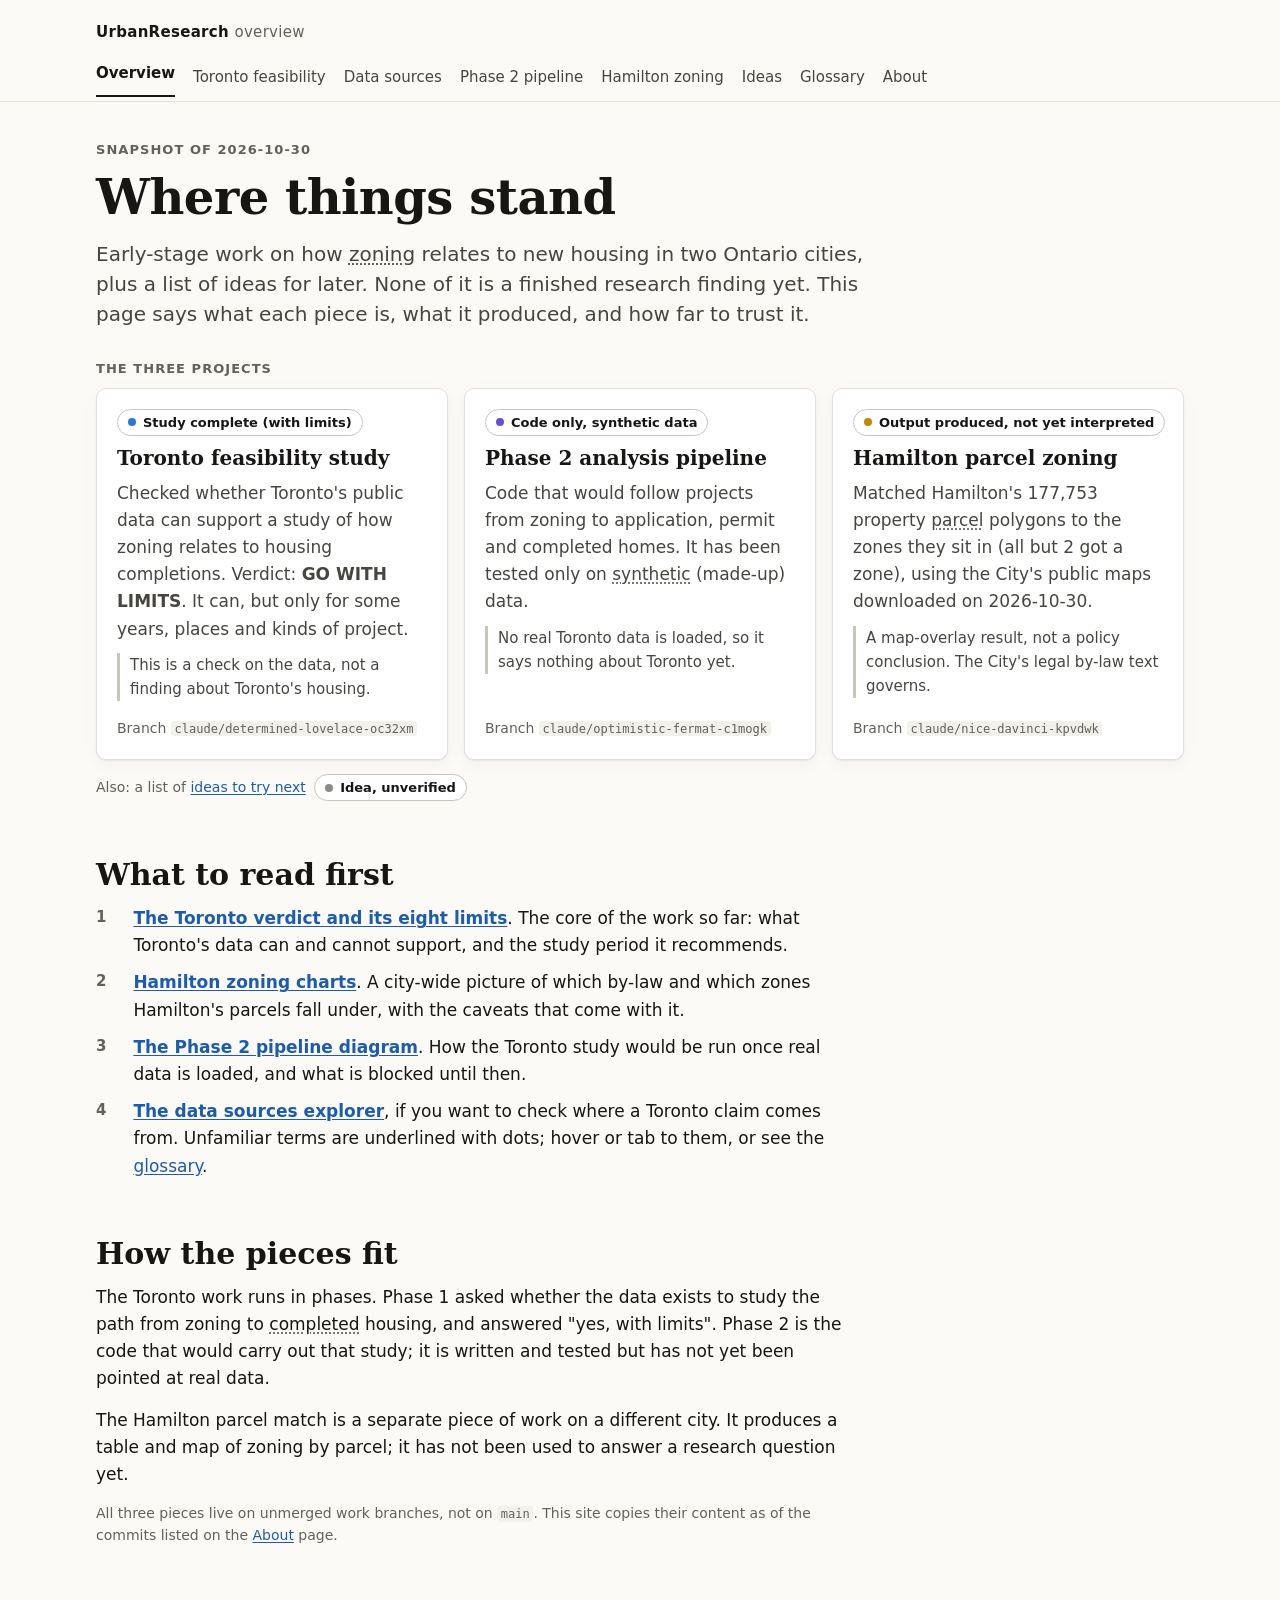
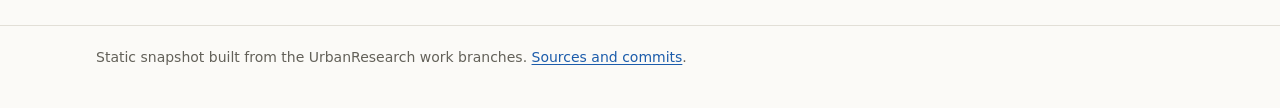
<file: docs/index.html>
<!doctype html>
<html lang="en">
<head>
<meta charset="utf-8">
<meta name="viewport" content="width=device-width, initial-scale=1">
<title>UrbanResearch overview</title>
<meta name="description" content="Where the UrbanResearch work stands: a Toronto feasibility study, an analysis code skeleton, and a Hamilton parcel-to-zoning match.">
<link rel="stylesheet" href="assets/site.css">
</head>
<body>
<a class="skip" href="#main">Skip to content</a>
<header class="site-header"><div class="inner">
  <a class="brand" href="index.html">UrbanResearch <span>overview</span></a>
  <nav class="site-nav" aria-label="Sections"><ul>
    <li><a href="index.html" aria-current="page">Overview</a></li>
    <li><a href="toronto.html">Toronto feasibility</a></li>
    <li><a href="sources.html">Data sources</a></li>
    <li><a href="pipeline.html">Phase 2 pipeline</a></li>
    <li><a href="hamilton.html">Hamilton zoning</a></li>
    <li><a href="ideas.html">Ideas</a></li>
    <li><a href="glossary.html">Glossary</a></li>
    <li><a href="about.html">About</a></li>
  </ul></nav>
</div></header>

<main id="main">
  <p class="kicker">Snapshot of 2026-10-30</p>
  <h1>Where things stand</h1>
  <p class="lede">Early-stage work on how <a class="term" data-term="zoning-bylaw">zoning</a> relates to new housing in two Ontario cities, plus a list of ideas for later. None of it is a finished research finding yet. This page says what each piece is, what it produced, and how far to trust it.</p>

  <section aria-labelledby="projects-h" style="margin-top:32px">
    <h2 id="projects-h" class="kicker" style="font-family:var(--sans)">The three projects</h2>
    <div class="cards">
      <article class="card">
        <span class="badge study" style="align-self:flex-start">Study complete (with limits)</span>
        <h3><a href="toronto.html">Toronto feasibility study</a></h3>
        <p>Checked whether Toronto's public data can support a study of how zoning relates to housing completions. Verdict: <strong>GO WITH LIMITS</strong>. It can, but only for some years, places and kinds of project.</p>
        <p class="not">This is a check on the data, not a finding about Toronto's housing.</p>
        <p class="meta">Branch <code>claude/determined-lovelace-oc32xm</code></p>
      </article>
      <article class="card">
        <span class="badge code" style="align-self:flex-start">Code only, synthetic data</span>
        <h3><a href="pipeline.html">Phase 2 analysis pipeline</a></h3>
        <p>Code that would follow projects from zoning to application, permit and completed homes. It has been tested only on <a class="term" data-term="synthetic">synthetic</a> (made-up) data.</p>
        <p class="not">No real Toronto data is loaded, so it says nothing about Toronto yet.</p>
        <p class="meta">Branch <code>claude/optimistic-fermat-c1mogk</code></p>
      </article>
      <article class="card">
        <span class="badge output" style="align-self:flex-start">Output produced, not yet interpreted</span>
        <h3><a href="hamilton.html">Hamilton parcel zoning</a></h3>
        <p>Matched Hamilton's 177,753 property <a class="term" data-term="parcel">parcel</a> polygons to the zones they sit in (all but 2 got a zone), using the City's public maps downloaded on 2026-10-30.</p>
        <p class="not">A map-overlay result, not a policy conclusion. The City's legal by-law text governs.</p>
        <p class="meta">Branch <code>claude/nice-davinci-kpvdwk</code></p>
      </article>
    </div>
    <p class="small muted" style="margin-top:14px">Also: a list of <a href="ideas.html">ideas to try next</a> <span class="badge idea" style="margin-left:4px">Idea, unverified</span></p>
  </section>

  <section aria-labelledby="read-h">
    <h2 id="read-h">What to read first</h2>
    <ol class="read-first">
      <li><a href="toronto.html"><strong>The Toronto verdict and its eight limits</strong></a>. The core of the work so far: what Toronto's data can and cannot support, and the study period it recommends.</li>
      <li><a href="hamilton.html"><strong>Hamilton zoning charts</strong></a>. A city-wide picture of which by-law and which zones Hamilton's parcels fall under, with the caveats that come with it.</li>
      <li><a href="pipeline.html"><strong>The Phase 2 pipeline diagram</strong></a>. How the Toronto study would be run once real data is loaded, and what is blocked until then.</li>
      <li><a href="sources.html"><strong>The data sources explorer</strong></a>, if you want to check where a Toronto claim comes from. Unfamiliar terms are underlined with dots; hover or tab to them, or see the <a href="glossary.html">glossary</a>.</li>
    </ol>
  </section>

  <section aria-labelledby="fit-h">
    <h2 id="fit-h">How the pieces fit</h2>
    <div class="prose">
      <p>The Toronto work runs in phases. Phase 1 asked whether the data exists to study the path from zoning to <a class="term" data-term="completion">completed</a> housing, and answered "yes, with limits". Phase 2 is the code that would carry out that study; it is written and tested but has not yet been pointed at real data.</p>
      <p>The Hamilton parcel match is a separate piece of work on a different city. It produces a table and map of zoning by parcel; it has not been used to answer a research question yet.</p>
      <p class="small muted">All three pieces live on unmerged work branches, not on <code>main</code>. This site copies their content as of the commits listed on the <a href="about.html">About</a> page.</p>
    </div>
  </section>
</main>

<footer class="site-footer"><div class="inner">
  Static snapshot built from the UrbanResearch work branches. <a href="about.html">Sources and commits</a>.
</div></footer>
<script src="data/site-data.js"></script>
<script src="assets/glossary.js"></script>
<script src="assets/site.js"></script>
</body>
</html>
</file>
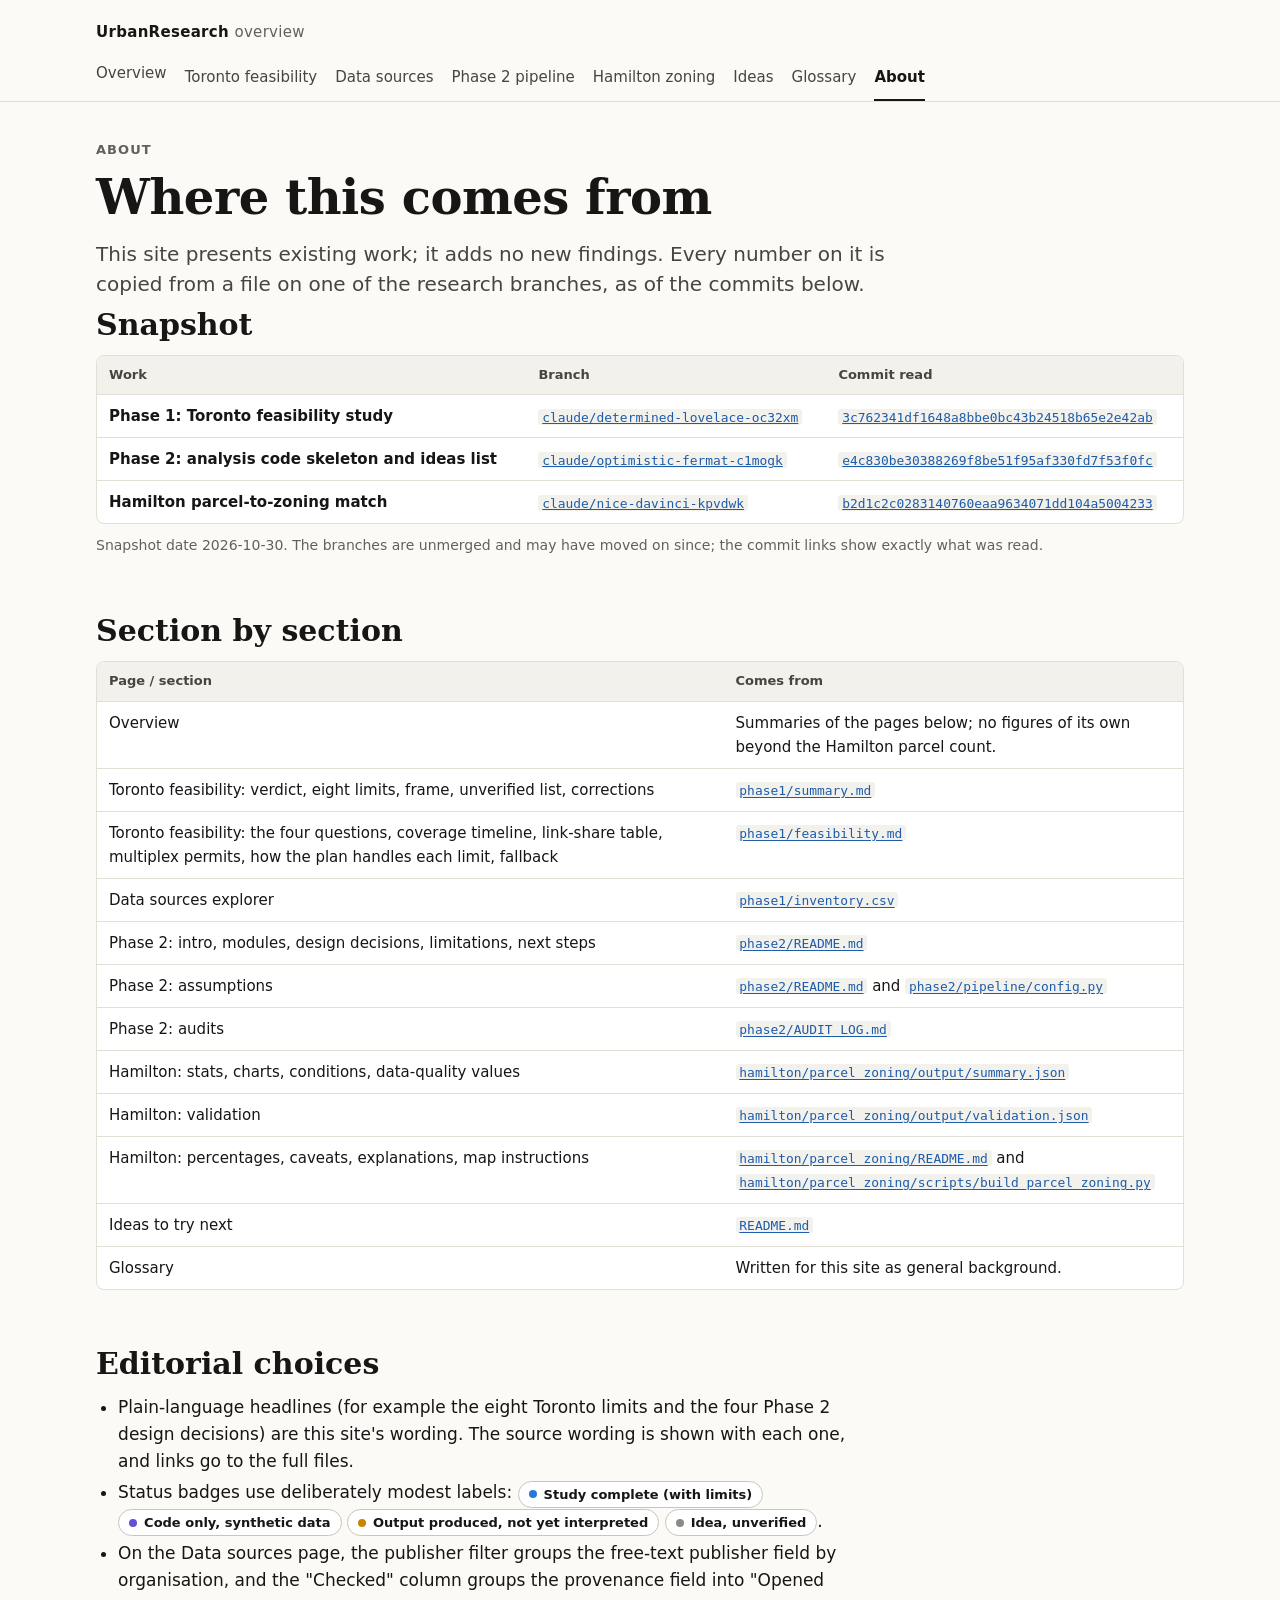
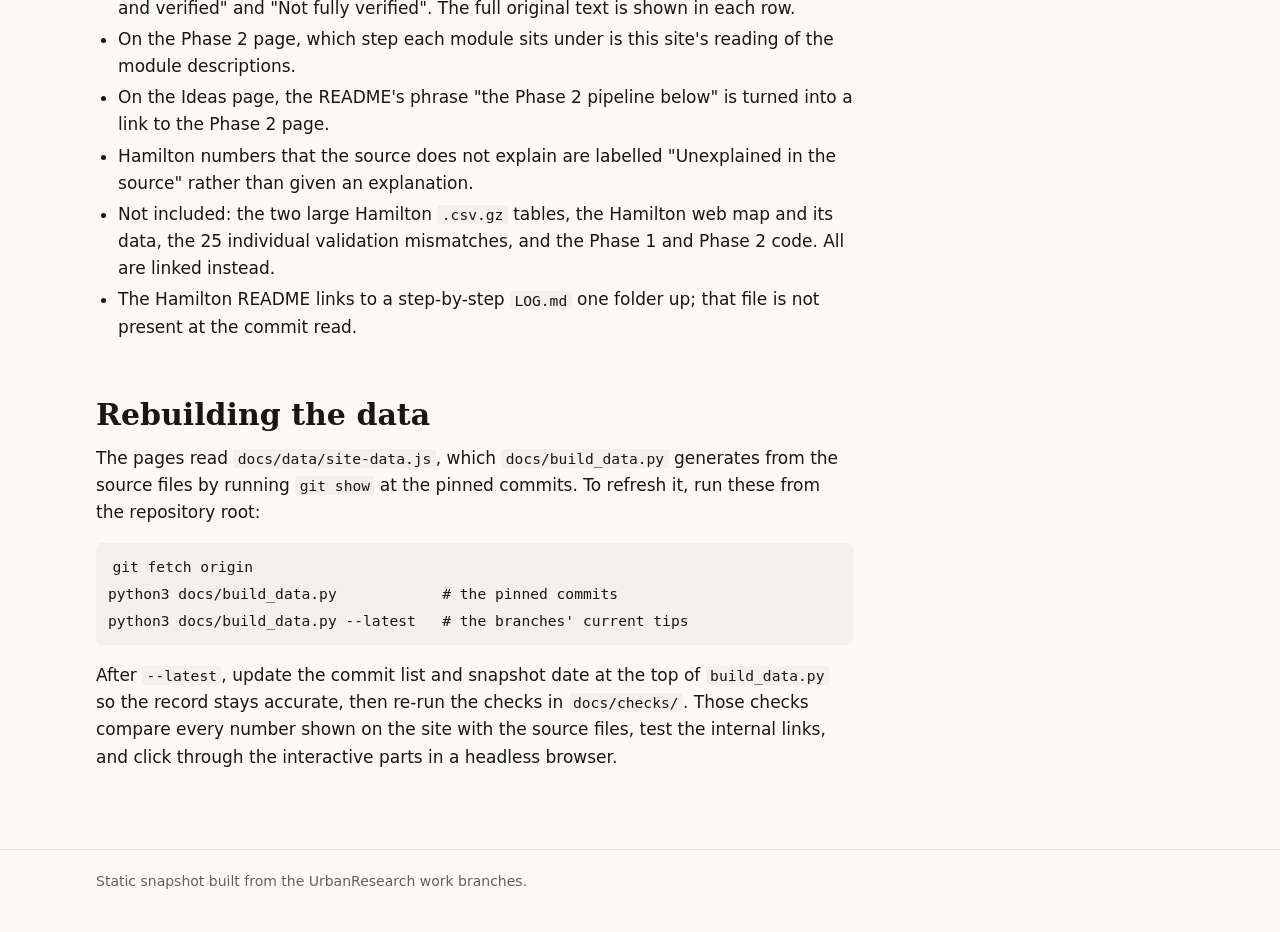
<file: docs/about.html>
<!doctype html>
<html lang="en">
<head>
<meta charset="utf-8">
<meta name="viewport" content="width=device-width, initial-scale=1">
<title>About this site</title>
<meta name="description" content="Where every section of the UrbanResearch overview comes from: branches, files and commits.">
<link rel="stylesheet" href="assets/site.css">
</head>
<body>
<a class="skip" href="#main">Skip to content</a>
<header class="site-header"><div class="inner">
  <a class="brand" href="index.html">UrbanResearch <span>overview</span></a>
  <nav class="site-nav" aria-label="Sections"><ul>
    <li><a href="index.html">Overview</a></li>
    <li><a href="toronto.html">Toronto feasibility</a></li>
    <li><a href="sources.html">Data sources</a></li>
    <li><a href="pipeline.html">Phase 2 pipeline</a></li>
    <li><a href="hamilton.html">Hamilton zoning</a></li>
    <li><a href="ideas.html">Ideas</a></li>
    <li><a href="glossary.html">Glossary</a></li>
    <li><a href="about.html" aria-current="page">About</a></li>
  </ul></nav>
</div></header>

<main id="main">
  <p class="kicker">About</p>
  <h1>Where this comes from</h1>
  <p class="lede">This site presents existing work; it adds no new findings. Every number on it is copied from a file on one of the research branches, as of the commits below.</p>

  <section aria-labelledby="snap-h">
    <h2 id="snap-h">Snapshot</h2>
    <div class="table-scroll">
      <table>
        <thead><tr><th scope="col">Work</th><th scope="col">Branch</th><th scope="col">Commit read</th></tr></thead>
        <tbody id="snap"></tbody>
      </table>
    </div>
    <p class="small muted" style="margin-top:10px">Snapshot date <span id="snap-date"></span>. The branches are unmerged and may have moved on since; the commit links show exactly what was read.</p>
  </section>

  <section aria-labelledby="map-h">
    <h2 id="map-h">Section by section</h2>
    <div class="table-scroll">
      <table>
        <thead><tr><th scope="col">Page / section</th><th scope="col">Comes from</th></tr></thead>
        <tbody id="sections"></tbody>
      </table>
    </div>
  </section>

  <section aria-labelledby="edit-h">
    <h2 id="edit-h">Editorial choices</h2>
    <ul class="prose">
      <li>Plain-language headlines (for example the eight Toronto limits and the four Phase 2 design decisions) are this site's wording. The source wording is shown with each one, and links go to the full files.</li>
      <li>Status badges use deliberately modest labels: <span class="badge study">Study complete (with limits)</span> <span class="badge code">Code only, synthetic data</span> <span class="badge output">Output produced, not yet interpreted</span> <span class="badge idea">Idea, unverified</span>.</li>
      <li>On the Data sources page, the publisher filter groups the free-text publisher field by organisation, and the "Checked" column groups the provenance field into "Opened and verified" and "Not fully verified". The full original text is shown in each row.</li>
      <li>On the Phase 2 page, which step each module sits under is this site's reading of the module descriptions.</li>
      <li>On the Ideas page, the README's phrase "the Phase 2 pipeline below" is turned into a link to the Phase 2 page.</li>
      <li>Hamilton numbers that the source does not explain are labelled "Unexplained in the source" rather than given an explanation.</li>
      <li>Not included: the two large Hamilton <code>.csv.gz</code> tables, the Hamilton web map and its data, the 25 individual validation mismatches, and the Phase 1 and Phase 2 code. All are linked instead.</li>
      <li>The Hamilton README links to a step-by-step <code>LOG.md</code> one folder up; that file is not present at the commit read.</li>
    </ul>
  </section>

  <section aria-labelledby="rebuild-h">
    <h2 id="rebuild-h">Rebuilding the data</h2>
    <div class="prose">
      <p>The pages read <code>docs/data/site-data.js</code>, which <code>docs/build_data.py</code> generates from the source files by running <code>git show</code> at the pinned commits. To refresh it, run these from the repository root:</p>
      <pre style="overflow-x:auto;background:var(--surface-2);padding:10px 12px;border-radius:6px"><code>git fetch origin
python3 docs/build_data.py            # the pinned commits
python3 docs/build_data.py --latest   # the branches' current tips</code></pre>
      <p>After <code>--latest</code>, update the commit list and snapshot date at the top of <code>build_data.py</code> so the record stays accurate, then re-run the checks in <code>docs/checks/</code>. Those checks compare every number shown on the site with the source files, test the internal links, and click through the interactive parts in a headless browser.</p>
    </div>
  </section>
</main>

<footer class="site-footer"><div class="inner">
  Static snapshot built from the UrbanResearch work branches.
</div></footer>
<script src="data/site-data.js"></script>
<script src="assets/glossary.js"></script>
<script src="assets/site.js"></script>
<script>
  document.addEventListener("DOMContentLoaded", () => {
    const { D } = window.Site;
    const S = D.snapshot.sources;
    document.getElementById("snap-date").textContent = D.snapshot.date;
    document.getElementById("snap").innerHTML = Object.values(S).map((s) =>
      `<tr><th scope="row">${s.title}</th><td><a href="${s.branch_url}"><code>${s.branch}</code></a></td>` +
      `<td><a href="${s.tree}"><code>${s.sha}</code></a></td></tr>`).join("");
    const f = (key, path) => `<a href="https://github.com/DavidSchoenholz/UrbanResearch/blob/${S[key].sha}/${path}"><code>${path}</code></a>`;
    const rows = [
      ["Overview", "Summaries of the pages below; no figures of its own beyond the Hamilton parcel count."],
      ["Toronto feasibility: verdict, eight limits, frame, unverified list, corrections", f("phase1", "phase1/summary.md")],
      ["Toronto feasibility: the four questions, coverage timeline, link-share table, multiplex permits, how the plan handles each limit, fallback", f("phase1", "phase1/feasibility.md")],
      ["Data sources explorer", f("phase1", "phase1/inventory.csv")],
      ["Phase 2: intro, modules, design decisions, limitations, next steps", f("phase2", "phase2/README.md")],
      ["Phase 2: assumptions", f("phase2", "phase2/README.md") + " and " + f("phase2", "phase2/pipeline/config.py")],
      ["Phase 2: audits", f("phase2", "phase2/AUDIT_LOG.md")],
      ["Hamilton: stats, charts, conditions, data-quality values", f("hamilton", "hamilton/parcel_zoning/output/summary.json")],
      ["Hamilton: validation", f("hamilton", "hamilton/parcel_zoning/output/validation.json")],
      ["Hamilton: percentages, caveats, explanations, map instructions", f("hamilton", "hamilton/parcel_zoning/README.md") + " and " + f("hamilton", "hamilton/parcel_zoning/scripts/build_parcel_zoning.py")],
      ["Ideas to try next", f("phase2", "README.md")],
      ["Glossary", "Written for this site as general background."],
    ];
    document.getElementById("sections").innerHTML = rows.map(([a, b]) => `<tr><th scope="row" style="font-weight:400">${a}</th><td>${b}</td></tr>`).join("");
  });
</script>
</body>
</html>
</file>
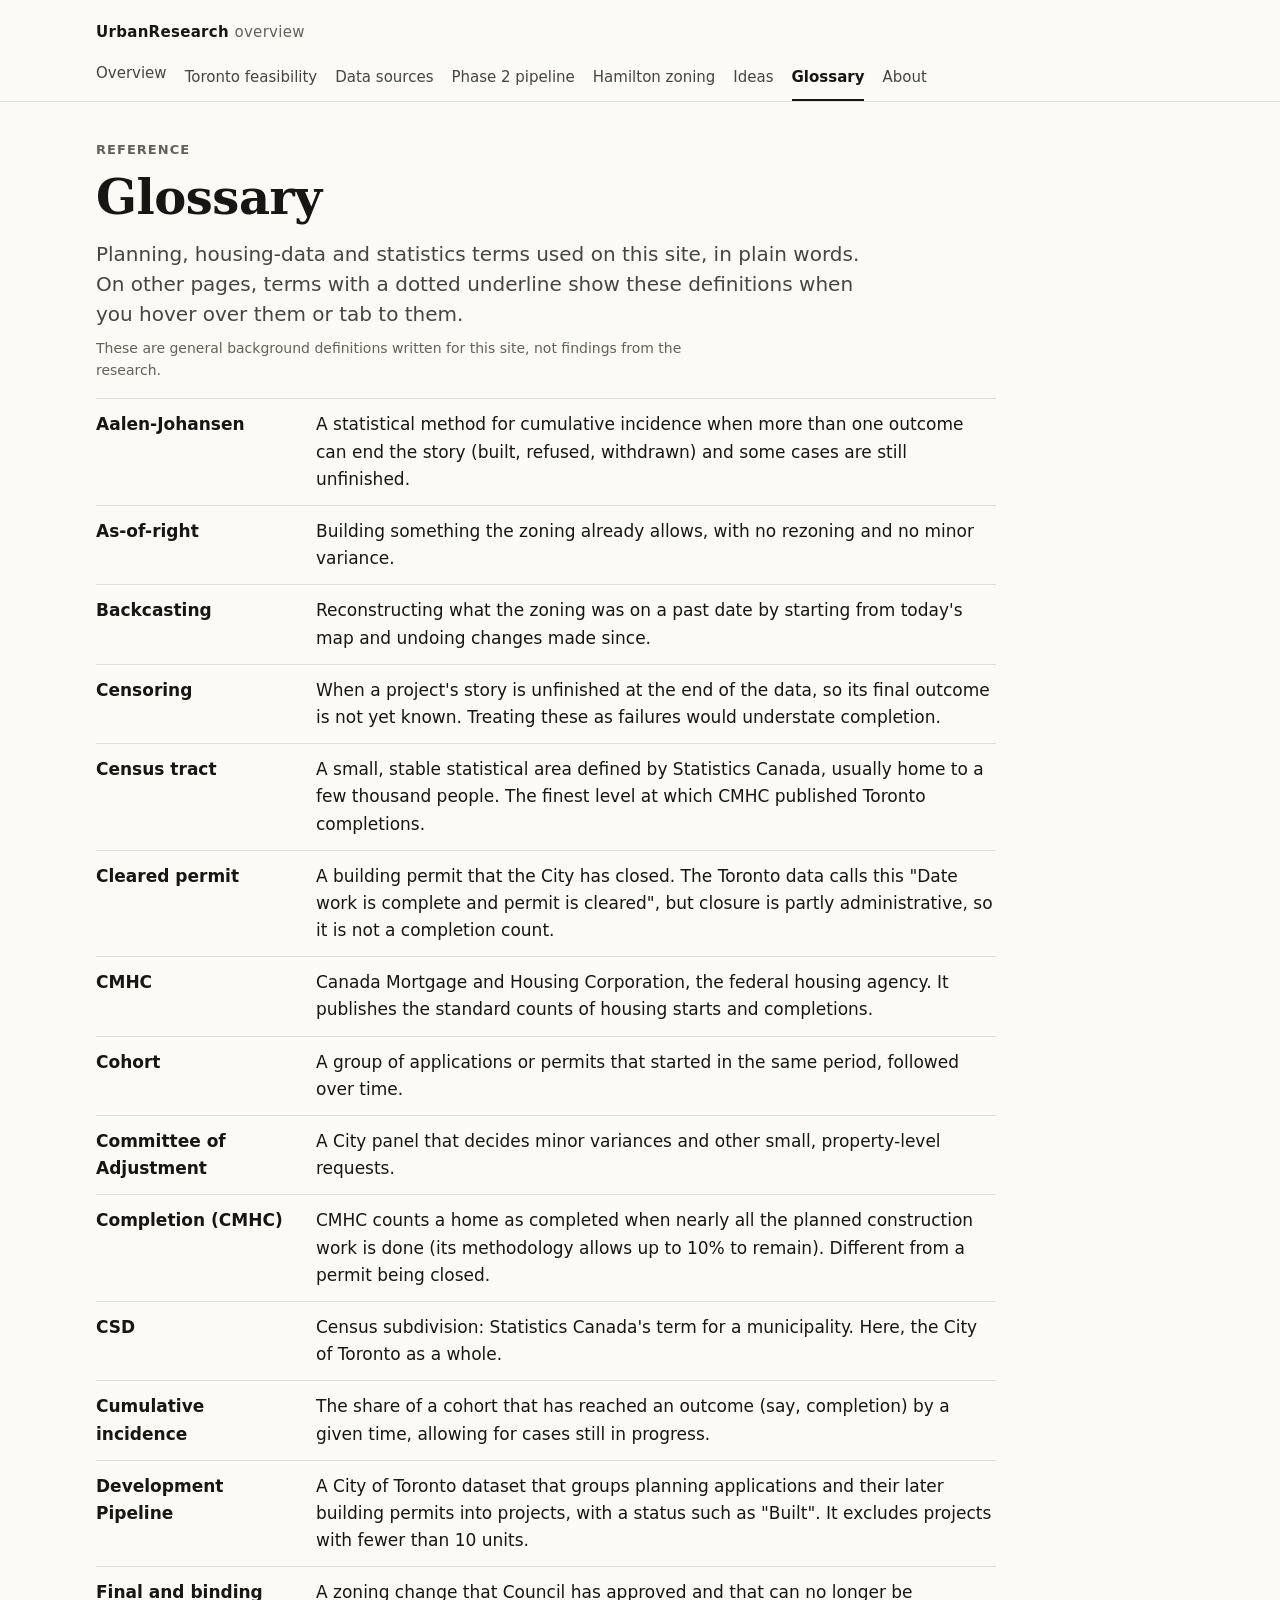
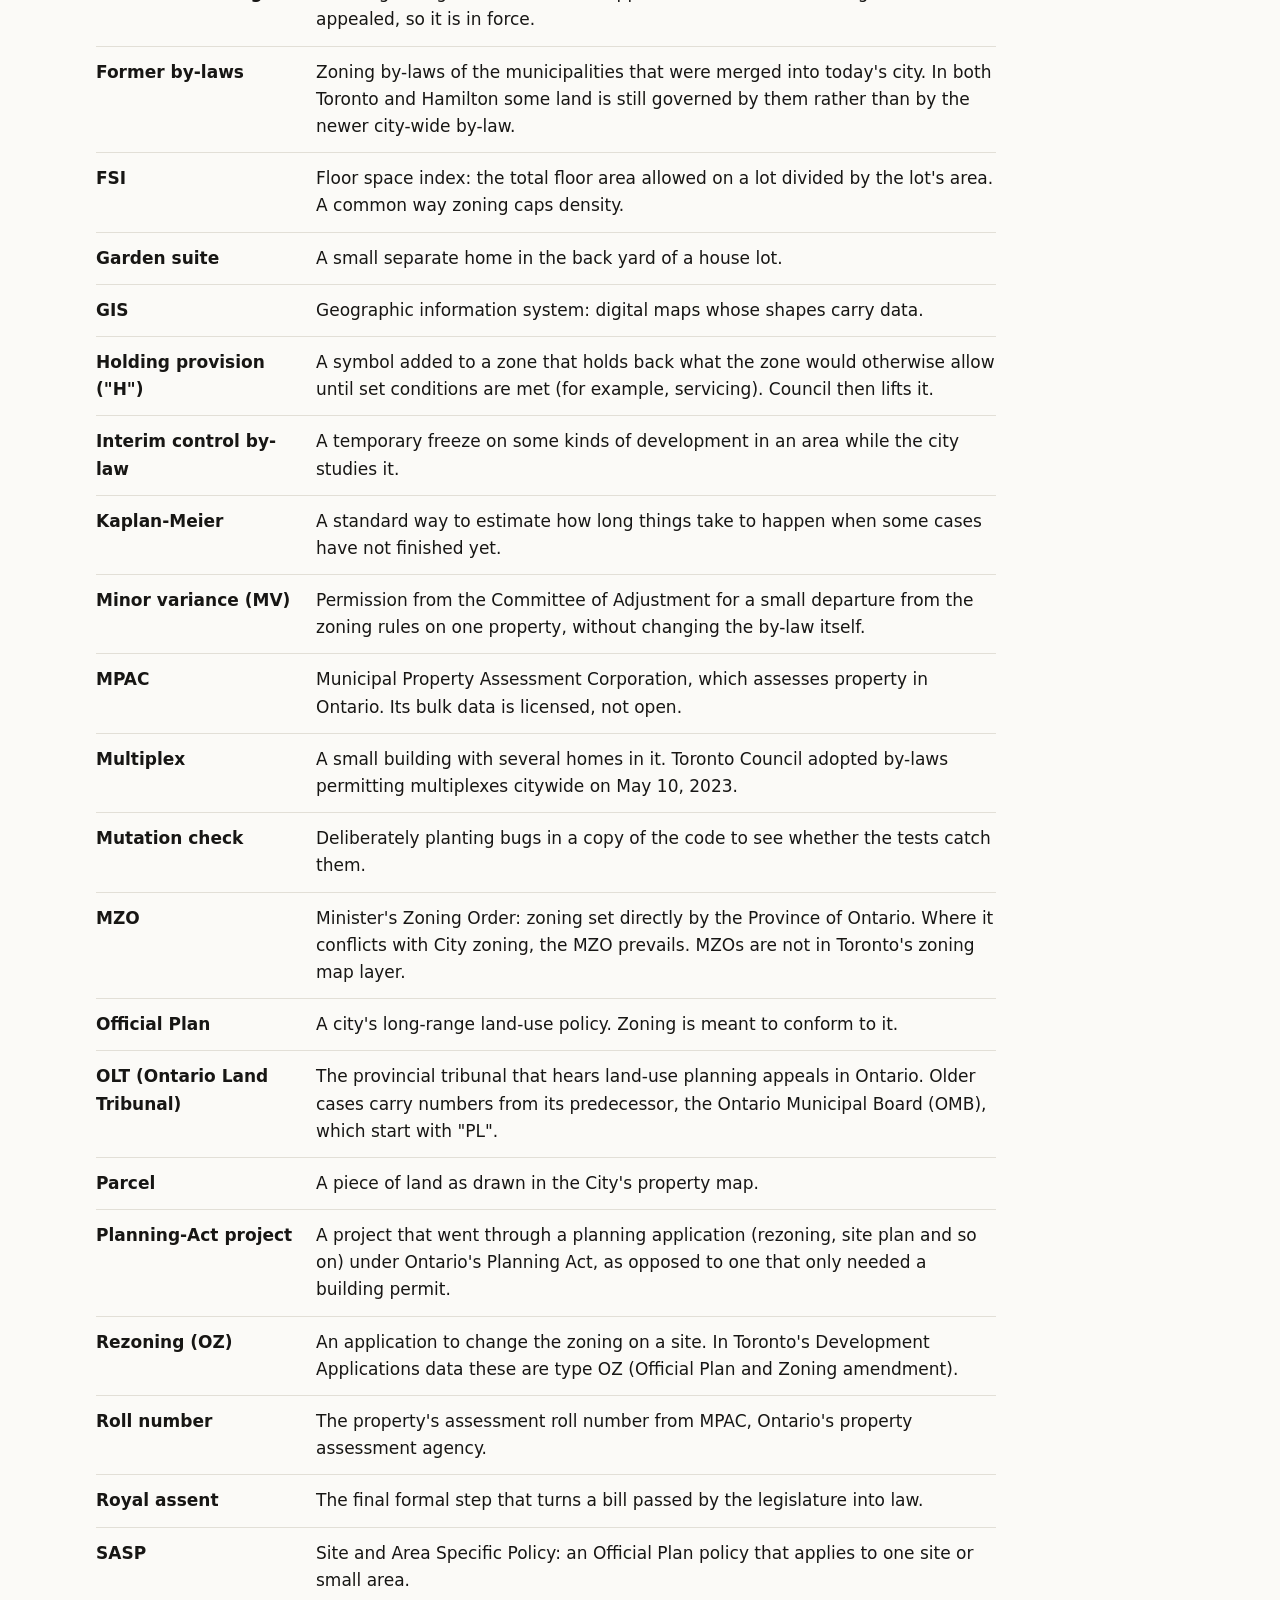
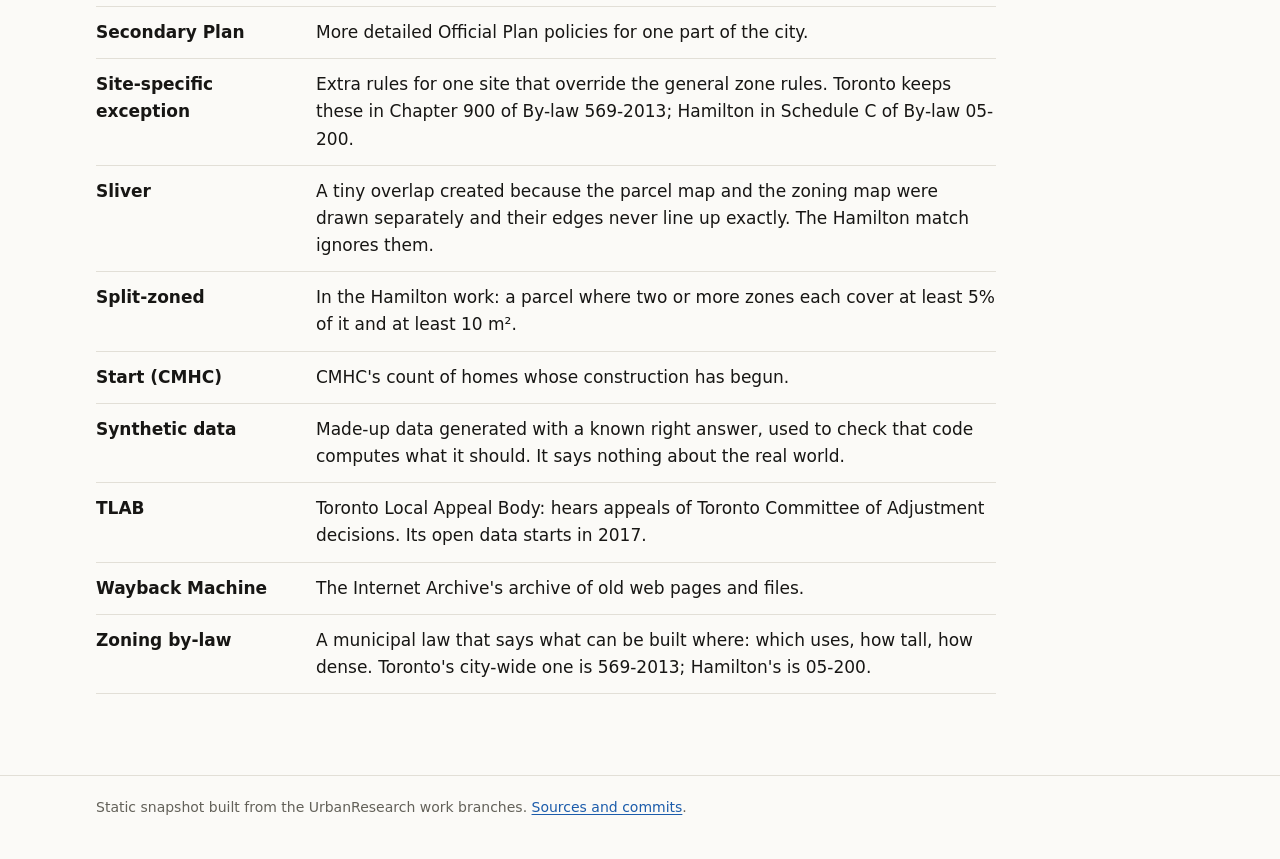
<file: docs/glossary.html>
<!doctype html>
<html lang="en">
<head>
<meta charset="utf-8">
<meta name="viewport" content="width=device-width, initial-scale=1">
<title>Glossary</title>
<meta name="description" content="Plain-language definitions of planning, housing-data and statistics terms used on this site.">
<link rel="stylesheet" href="assets/site.css">
</head>
<body>
<a class="skip" href="#main">Skip to content</a>
<header class="site-header"><div class="inner">
  <a class="brand" href="index.html">UrbanResearch <span>overview</span></a>
  <nav class="site-nav" aria-label="Sections"><ul>
    <li><a href="index.html">Overview</a></li>
    <li><a href="toronto.html">Toronto feasibility</a></li>
    <li><a href="sources.html">Data sources</a></li>
    <li><a href="pipeline.html">Phase 2 pipeline</a></li>
    <li><a href="hamilton.html">Hamilton zoning</a></li>
    <li><a href="ideas.html">Ideas</a></li>
    <li><a href="glossary.html" aria-current="page">Glossary</a></li>
    <li><a href="about.html">About</a></li>
  </ul></nav>
</div></header>

<main id="main">
  <p class="kicker">Reference</p>
  <h1>Glossary</h1>
  <p class="lede">Planning, housing-data and statistics terms used on this site, in plain words. On other pages, terms with a dotted underline show these definitions when you hover over them or tab to them.</p>
  <p class="small muted prose">These are general background definitions written for this site, not findings from the research.</p>
  <dl class="glossary" id="glossary"></dl>
</main>

<footer class="site-footer"><div class="inner">
  Static snapshot built from the UrbanResearch work branches. <a href="about.html">Sources and commits</a>.
</div></footer>
<script src="data/site-data.js"></script>
<script src="assets/glossary.js"></script>
<script src="assets/site.js"></script>
<script>
  document.addEventListener("DOMContentLoaded", () => {
    const dl = document.getElementById("glossary");
    window.GLOSSARY.slice().sort((a, b) => a.term.localeCompare(b.term)).forEach((g) => {
      const dt = document.createElement("dt");
      dt.id = g.id;
      dt.textContent = g.term;
      const dd = document.createElement("dd");
      dd.textContent = g.def;
      dl.append(dt, dd);
    });
    if (location.hash) {
      const t = document.getElementById(location.hash.slice(1));
      if (t) t.scrollIntoView();
    }
  });
</script>
</body>
</html>
</file>
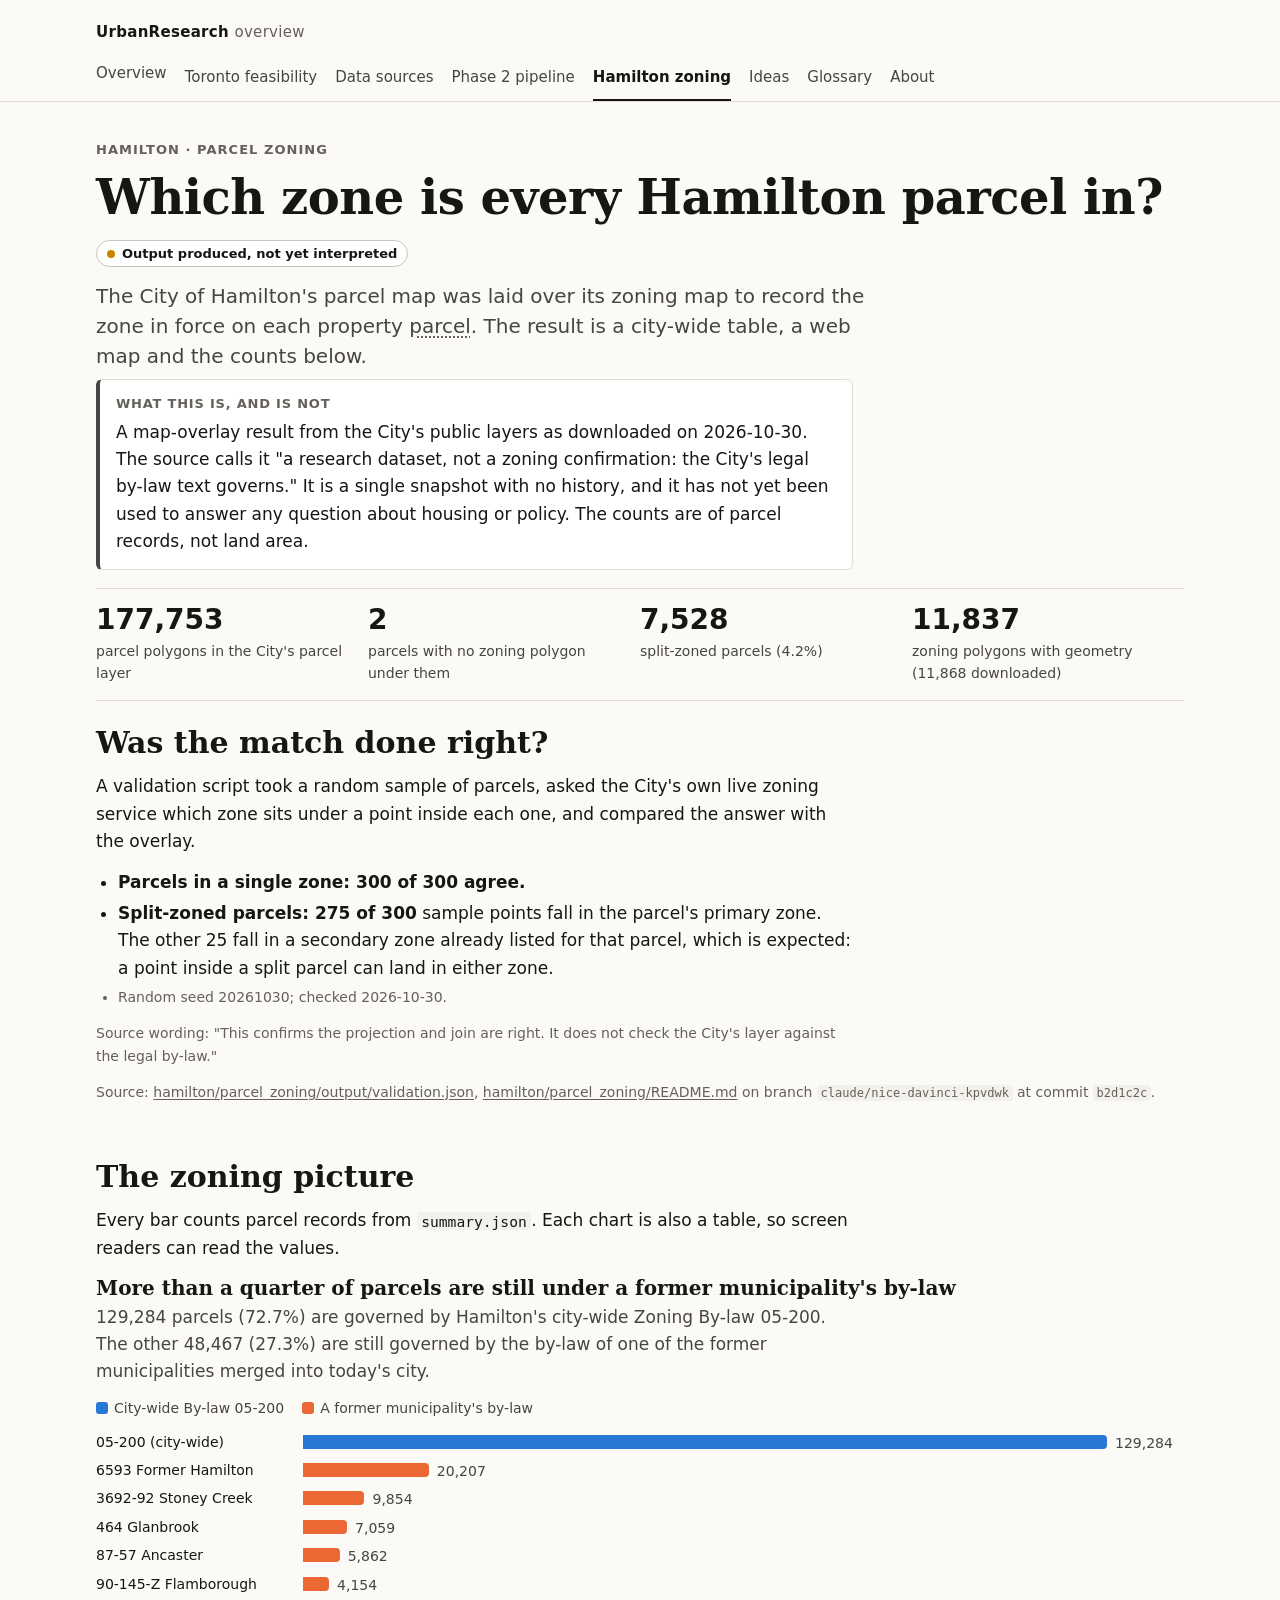
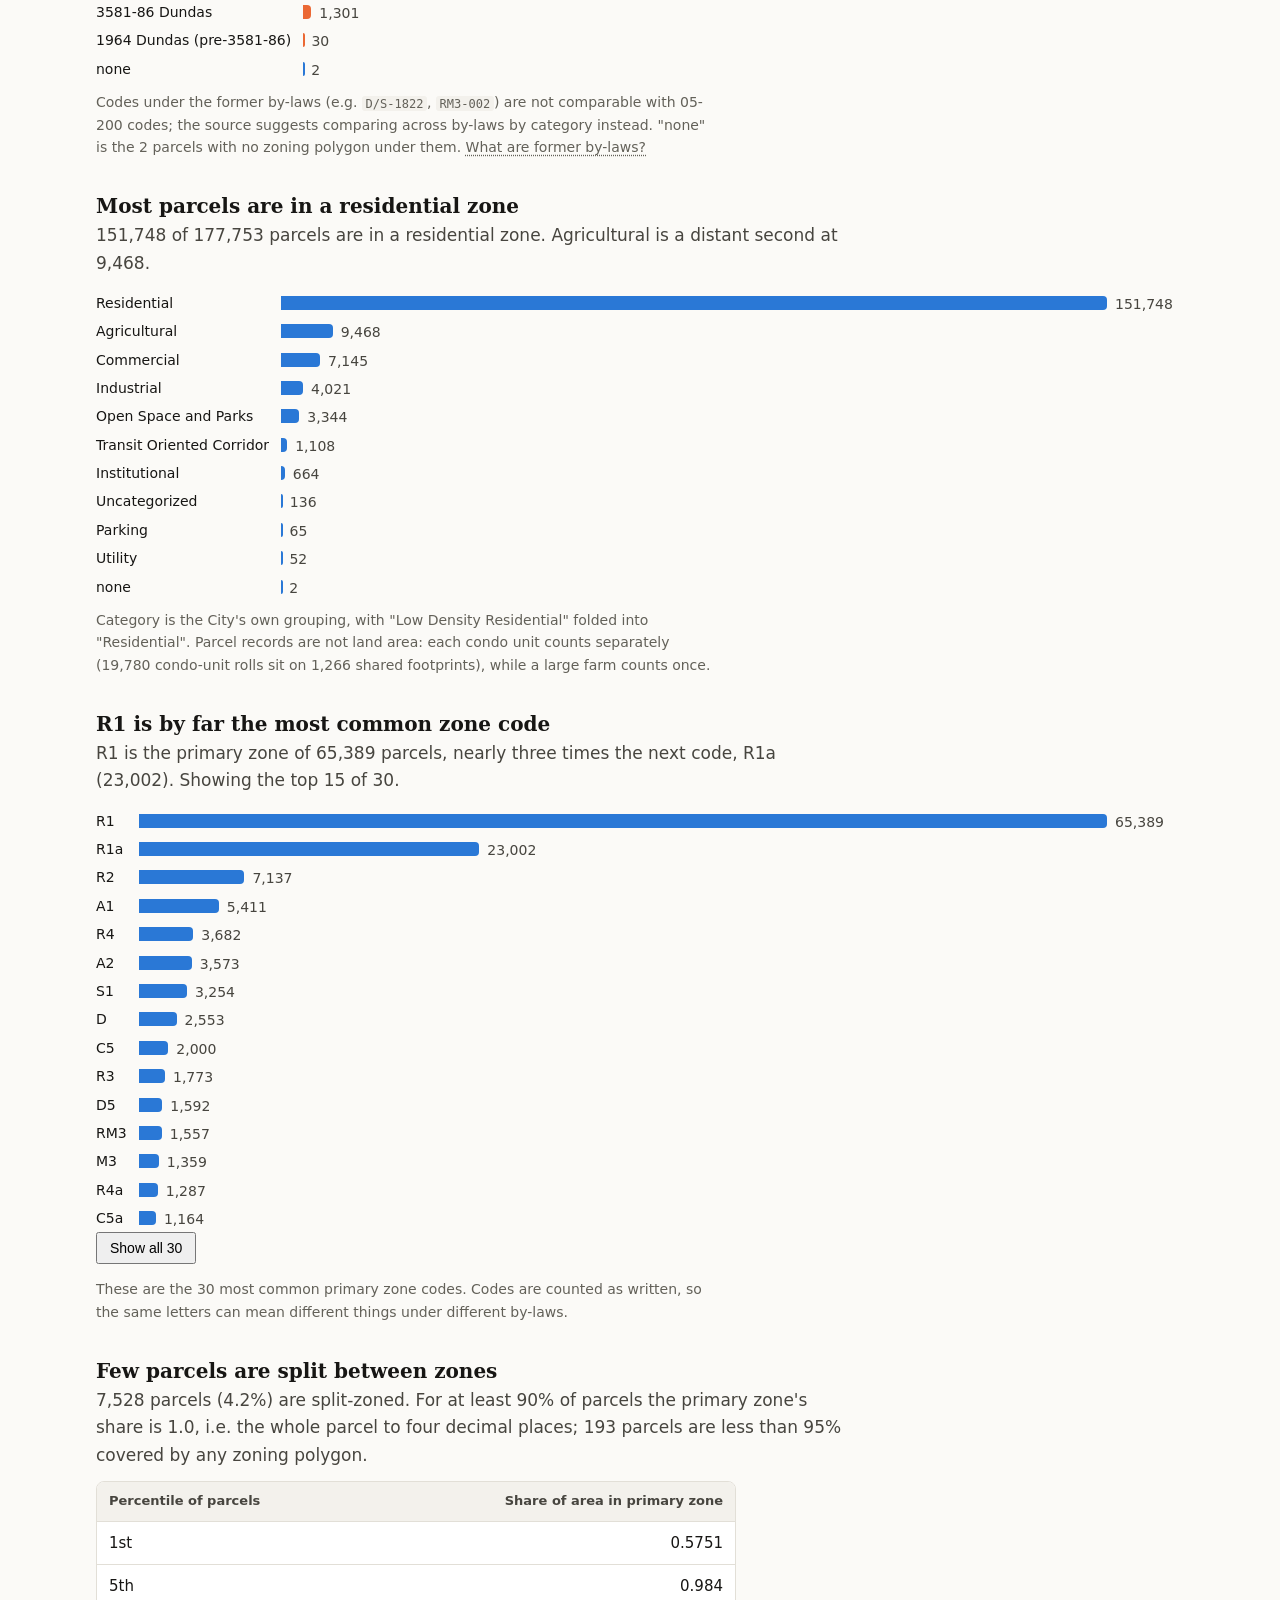
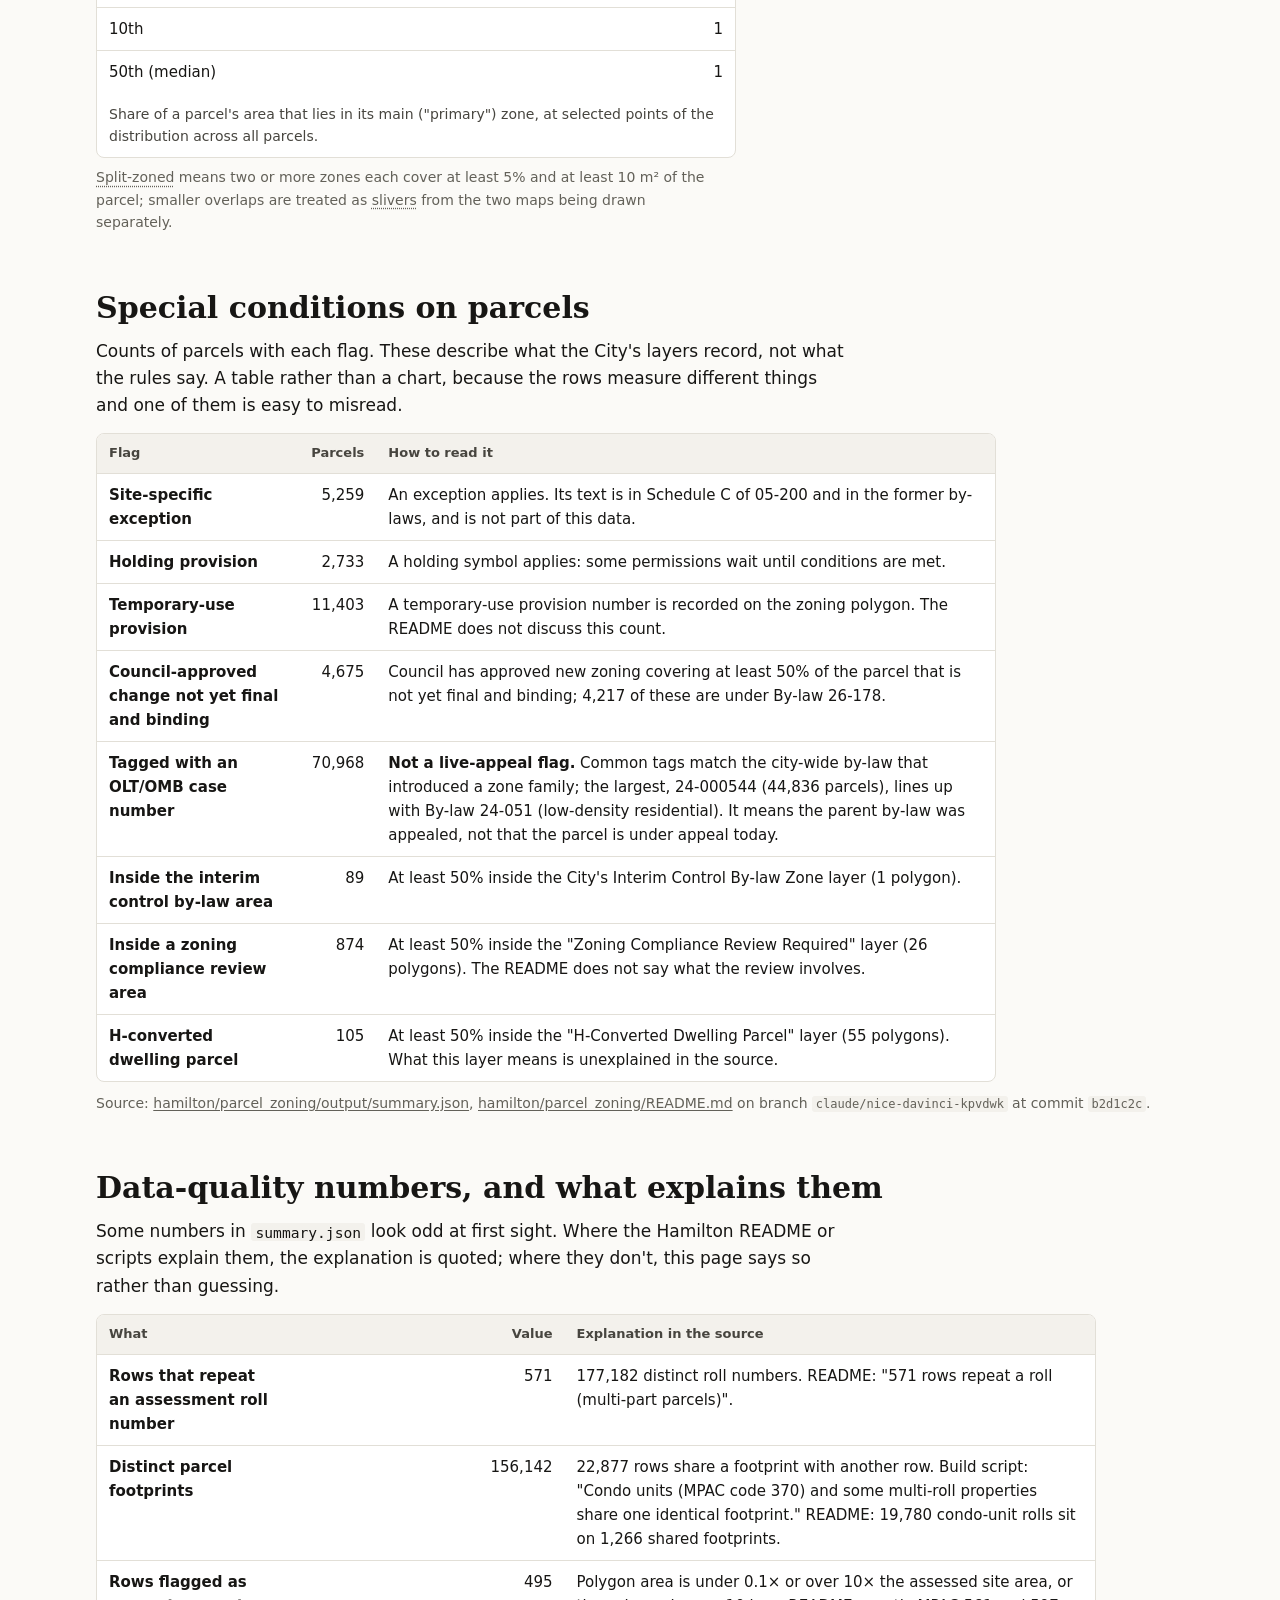
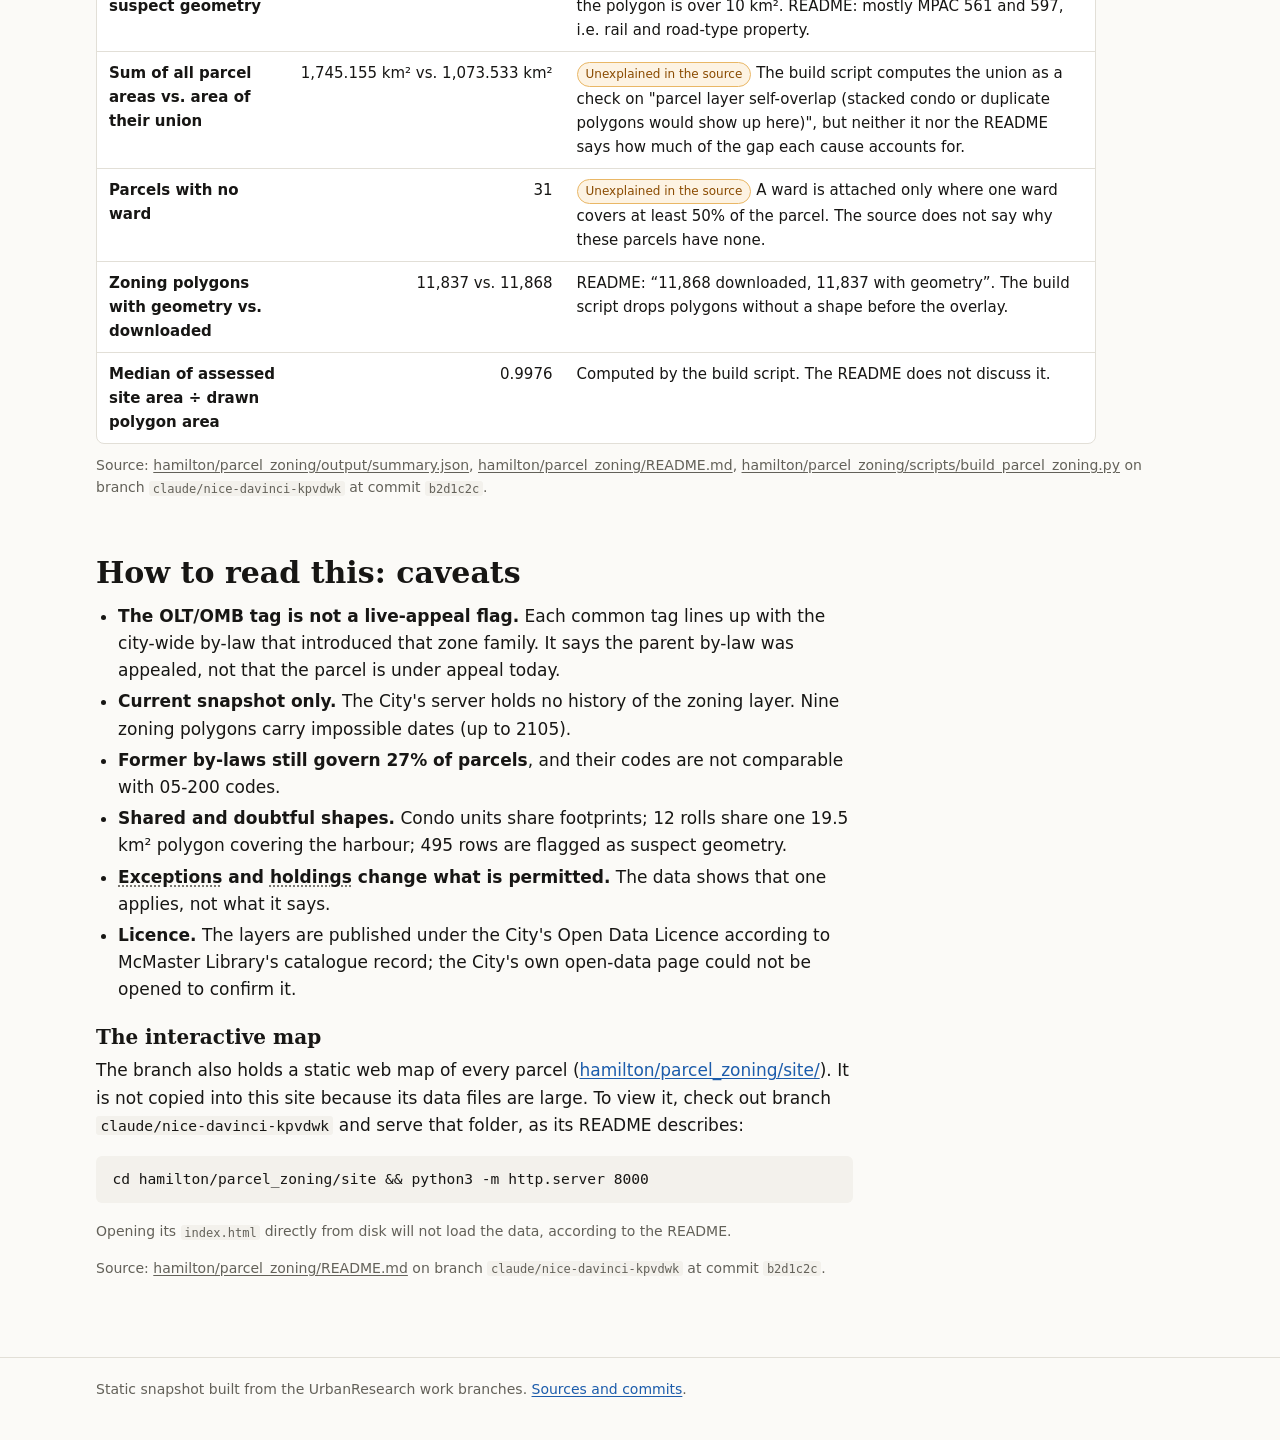
<file: docs/hamilton.html>
<!doctype html>
<html lang="en">
<head>
<meta charset="utf-8">
<meta name="viewport" content="width=device-width, initial-scale=1">
<title>Hamilton parcel zoning</title>
<meta name="description" content="The zone in force on every Hamilton property parcel, from the City's public maps downloaded 2026-10-30.">
<link rel="stylesheet" href="assets/site.css">
</head>
<body>
<a class="skip" href="#main">Skip to content</a>
<header class="site-header"><div class="inner">
  <a class="brand" href="index.html">UrbanResearch <span>overview</span></a>
  <nav class="site-nav" aria-label="Sections"><ul>
    <li><a href="index.html">Overview</a></li>
    <li><a href="toronto.html">Toronto feasibility</a></li>
    <li><a href="sources.html">Data sources</a></li>
    <li><a href="pipeline.html">Phase 2 pipeline</a></li>
    <li><a href="hamilton.html" aria-current="page">Hamilton zoning</a></li>
    <li><a href="ideas.html">Ideas</a></li>
    <li><a href="glossary.html">Glossary</a></li>
    <li><a href="about.html">About</a></li>
  </ul></nav>
</div></header>

<main id="main">
  <p class="kicker">Hamilton · parcel zoning</p>
  <h1>Which zone is every Hamilton parcel in?</h1>
  <p><span class="badge output">Output produced, not yet interpreted</span></p>
  <p class="lede">The City of Hamilton's parcel map was laid over its zoning map to record the zone in force on each property <a class="term" data-term="parcel">parcel</a>. The result is a city-wide table, a web map and the counts below.</p>

  <div class="callout scope prose">
    <strong>What this is, and is not</strong>
    <p>A map-overlay result from the City's public layers as downloaded on <span id="dl-date"></span>. The source calls it "a research dataset, not a zoning confirmation: the City's legal by-law text governs." It is a single snapshot with no history, and it has not yet been used to answer any question about housing or policy. The counts are of parcel records, not land area.</p>
  </div>

  <div class="stats" id="stats"></div>

  <section aria-labelledby="val-h">
    <h2 id="val-h">Was the match done right?</h2>
    <div class="prose">
      <p>A validation script took a random sample of parcels, asked the City's own live zoning service which zone sits under a point inside each one, and compared the answer with the overlay.</p>
      <ul id="validation"></ul>
      <p class="small muted">Source wording: "This confirms the projection and join are right. It does not check the City's layer against the legal by-law."</p>
    </div>
    <p class="prov" data-prov="hamilton:hamilton/parcel_zoning/output/validation.json,hamilton/parcel_zoning/README.md"></p>
  </section>

  <section aria-labelledby="charts-h">
    <h2 id="charts-h">The zoning picture</h2>
    <p class="prose">Every bar counts parcel records from <code>summary.json</code>. Each chart is also a table, so screen readers can read the values.</p>

    <figure class="chart" aria-labelledby="c1-t">
      <h3 id="c1-t">More than a quarter of parcels are still under a former municipality's by-law</h3>
      <p class="takeaway" id="c1-take"></p>
      <ul class="legend"><li><span class="sw" aria-hidden="true"></span>City-wide By-law 05-200</li><li><span class="sw alt" aria-hidden="true"></span>A former municipality's by-law</li></ul>
      <div id="c1"></div>
      <p class="chart-note">Codes under the former by-laws (e.g. <code>D/S-1822</code>, <code>RM3-002</code>) are not comparable with 05-200 codes; the source suggests comparing across by-laws by category instead. "none" is the 2 parcels with no zoning polygon under them. <a class="term" data-term="former-bylaws">What are former by-laws?</a></p>
    </figure>

    <figure class="chart" aria-labelledby="c2-t">
      <h3 id="c2-t">Most parcels are in a residential zone</h3>
      <p class="takeaway" id="c2-take"></p>
      <div id="c2"></div>
      <p class="chart-note">Category is the City's own grouping, with "Low Density Residential" folded into "Residential". Parcel records are not land area: each condo unit counts separately (19,780 condo-unit rolls sit on 1,266 shared footprints), while a large farm counts once.</p>
    </figure>

    <figure class="chart" aria-labelledby="c3-t">
      <h3 id="c3-t">R1 is by far the most common zone code</h3>
      <p class="takeaway" id="c3-take"></p>
      <div id="c3"></div>
      <p><button type="button" class="rowtoggle" id="c3-more" aria-expanded="false" style="font-size:14px;padding:6px 12px">Show all 30</button></p>
      <p class="chart-note">These are the 30 most common primary zone codes. Codes are counted as written, so the same letters can mean different things under different by-laws.</p>
    </figure>

    <figure class="chart" aria-labelledby="c4-t">
      <h3 id="c4-t">Few parcels are split between zones</h3>
      <p class="takeaway" id="c4-take"></p>
      <div class="table-scroll" style="max-width:640px">
        <table id="c4"><caption>Share of a parcel's area that lies in its main ("primary") zone, at selected points of the distribution across all parcels.</caption>
          <thead><tr><th scope="col">Percentile of parcels</th><th scope="col" class="num">Share of area in primary zone</th></tr></thead><tbody></tbody></table>
      </div>
      <p class="chart-note"><a class="term" data-term="split-zoned">Split-zoned</a> means two or more zones each cover at least 5% and at least 10 m² of the parcel; smaller overlaps are treated as <a class="term" data-term="sliver">slivers</a> from the two maps being drawn separately.</p>
    </figure>
  </section>

  <section aria-labelledby="cond-h">
    <h2 id="cond-h">Special conditions on parcels</h2>
    <p class="prose">Counts of parcels with each flag. These describe what the City's layers record, not what the rules say. A table rather than a chart, because the rows measure different things and one of them is easy to misread.</p>
    <div class="table-scroll" style="max-width:900px">
      <table id="conds" class="stack"><thead><tr><th scope="col">Flag</th><th scope="col" class="num">Parcels</th><th scope="col">How to read it</th></tr></thead><tbody></tbody></table>
    </div>
    <p class="prov" data-prov="hamilton:hamilton/parcel_zoning/output/summary.json,hamilton/parcel_zoning/README.md"></p>
  </section>

  <section aria-labelledby="dq-h">
    <h2 id="dq-h">Data-quality numbers, and what explains them</h2>
    <p class="prose">Some numbers in <code>summary.json</code> look odd at first sight. Where the Hamilton README or scripts explain them, the explanation is quoted; where they don't, this page says so rather than guessing.</p>
    <div class="table-scroll" style="max-width:1000px">
      <table id="dq" class="stack"><thead><tr><th scope="col">What</th><th scope="col" class="num">Value</th><th scope="col">Explanation in the source</th></tr></thead><tbody></tbody></table>
    </div>
    <p class="prov" data-prov="hamilton:hamilton/parcel_zoning/output/summary.json,hamilton/parcel_zoning/README.md,hamilton/parcel_zoning/scripts/build_parcel_zoning.py"></p>
  </section>

  <section aria-labelledby="read-h">
    <h2 id="read-h">How to read this: caveats</h2>
    <div class="prose">
      <ul>
        <li><strong>The OLT/OMB tag is not a live-appeal flag.</strong> Each common tag lines up with the city-wide by-law that introduced that zone family. It says the parent by-law was appealed, not that the parcel is under appeal today.</li>
        <li><strong>Current snapshot only.</strong> The City's server holds no history of the zoning layer. Nine zoning polygons carry impossible dates (up to 2105).</li>
        <li><strong>Former by-laws still govern 27% of parcels</strong>, and their codes are not comparable with 05-200 codes.</li>
        <li><strong>Shared and doubtful shapes.</strong> Condo units share footprints; 12 rolls share one 19.5 km² polygon covering the harbour; 495 rows are flagged as suspect geometry.</li>
        <li><strong><a class="term" data-term="exception">Exceptions</a> and <a class="term" data-term="holding">holdings</a> change what is permitted.</strong> The data shows that one applies, not what it says.</li>
        <li><strong>Licence.</strong> The layers are published under the City's Open Data Licence according to McMaster Library's catalogue record; the City's own open-data page could not be opened to confirm it.</li>
      </ul>
      <h3 style="margin-top:22px">The interactive map</h3>
      <p>The branch also holds a static web map of every parcel (<a id="map-link" href="#">hamilton/parcel_zoning/site/</a>). It is not copied into this site because its data files are large. To view it, check out branch <code>claude/nice-davinci-kpvdwk</code> and serve that folder, as its README describes:</p>
      <pre style="overflow-x:auto;background:var(--surface-2);padding:10px 12px;border-radius:6px"><code>cd hamilton/parcel_zoning/site && python3 -m http.server 8000</code></pre>
      <p class="small muted">Opening its <code>index.html</code> directly from disk will not load the data, according to the README.</p>
    </div>
    <p class="prov" data-prov="hamilton:hamilton/parcel_zoning/README.md"></p>
  </section>
</main>

<footer class="site-footer"><div class="inner">
  Static snapshot built from the UrbanResearch work branches. <a href="about.html">Sources and commits</a>.
</div></footer>
<script src="data/site-data.js"></script>
<script src="assets/glossary.js"></script>
<script src="assets/site.js"></script>
<script src="assets/hamilton.js"></script>
</body>
</html>
</file>
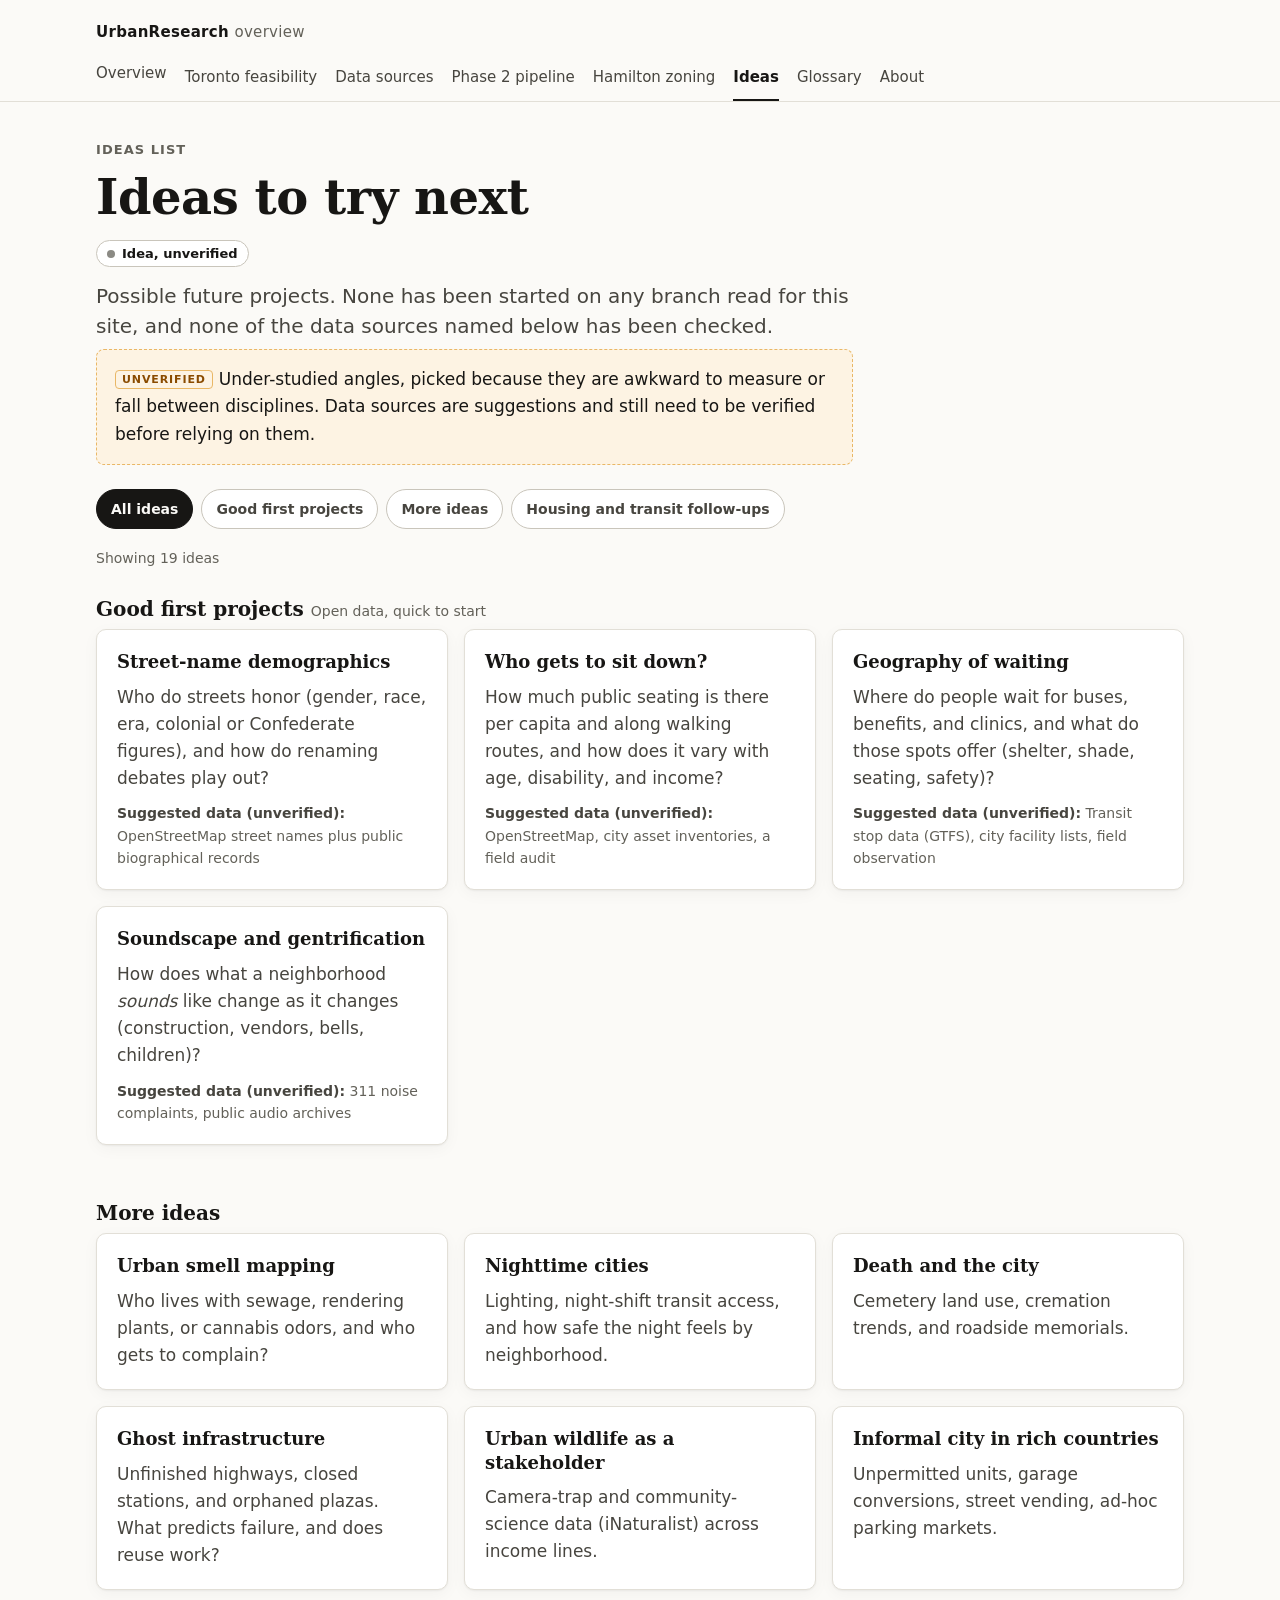
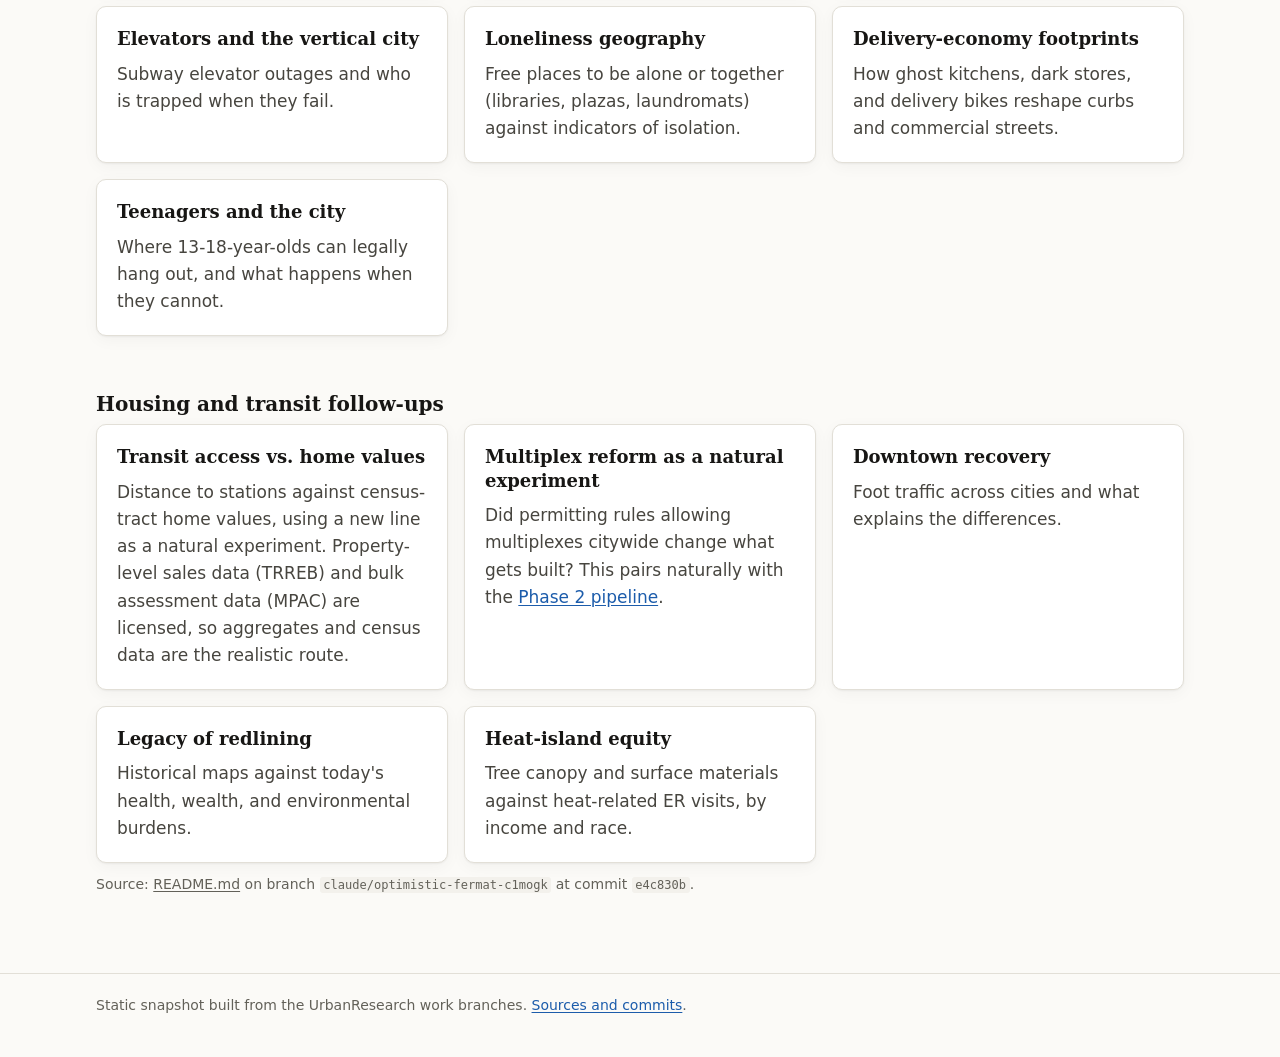
<file: docs/ideas.html>
<!doctype html>
<html lang="en">
<head>
<meta charset="utf-8">
<meta name="viewport" content="width=device-width, initial-scale=1">
<title>Ideas to try next</title>
<meta name="description" content="Under-studied urban research angles from the UrbanResearch ideas list. Unverified suggestions.">
<link rel="stylesheet" href="assets/site.css">
</head>
<body>
<a class="skip" href="#main">Skip to content</a>
<header class="site-header"><div class="inner">
  <a class="brand" href="index.html">UrbanResearch <span>overview</span></a>
  <nav class="site-nav" aria-label="Sections"><ul>
    <li><a href="index.html">Overview</a></li>
    <li><a href="toronto.html">Toronto feasibility</a></li>
    <li><a href="sources.html">Data sources</a></li>
    <li><a href="pipeline.html">Phase 2 pipeline</a></li>
    <li><a href="hamilton.html">Hamilton zoning</a></li>
    <li><a href="ideas.html" aria-current="page">Ideas</a></li>
    <li><a href="glossary.html">Glossary</a></li>
    <li><a href="about.html">About</a></li>
  </ul></nav>
</div></header>

<main id="main">
  <p class="kicker">Ideas list</p>
  <h1>Ideas to try next</h1>
  <p><span class="badge idea">Idea, unverified</span></p>
  <p class="lede">Possible future projects. None has been started on any branch read for this site, and none of the data sources named below has been checked.</p>
  <div class="unverified prose" style="margin-bottom:24px">
    <p><span class="tag-unverified">Unverified</span><span id="caveat"></span></p>
  </div>

  <div class="filters" role="group" aria-label="Filter ideas" id="filters"></div>
  <p class="result-count" id="count" aria-live="polite" data-nocheck="count of rows shown"></p>
  <div id="groups"></div>
  <p class="prov" data-prov="phase2:README.md"></p>
</main>

<footer class="site-footer"><div class="inner">
  Static snapshot built from the UrbanResearch work branches. <a href="about.html">Sources and commits</a>.
</div></footer>
<script src="data/site-data.js"></script>
<script src="assets/glossary.js"></script>
<script src="assets/site.js"></script>
<script src="assets/ideas.js"></script>
</body>
</html>
</file>
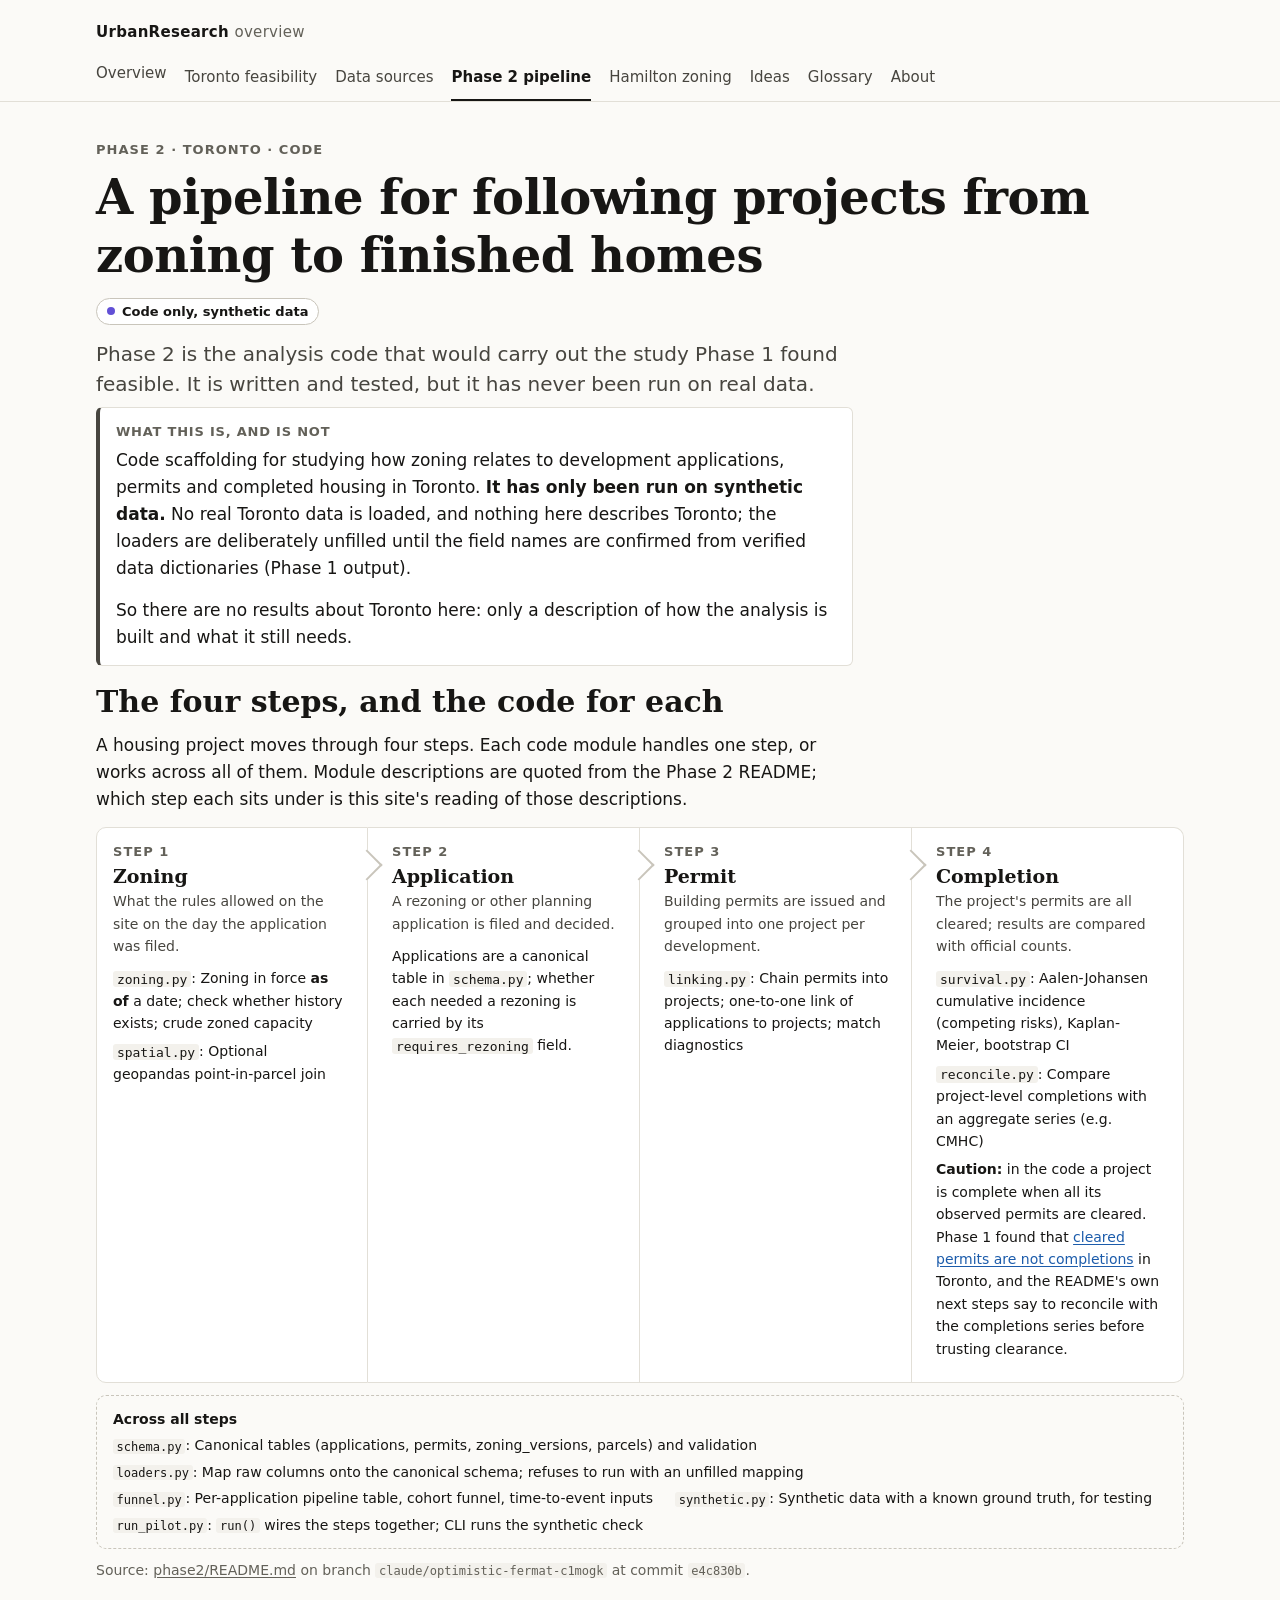
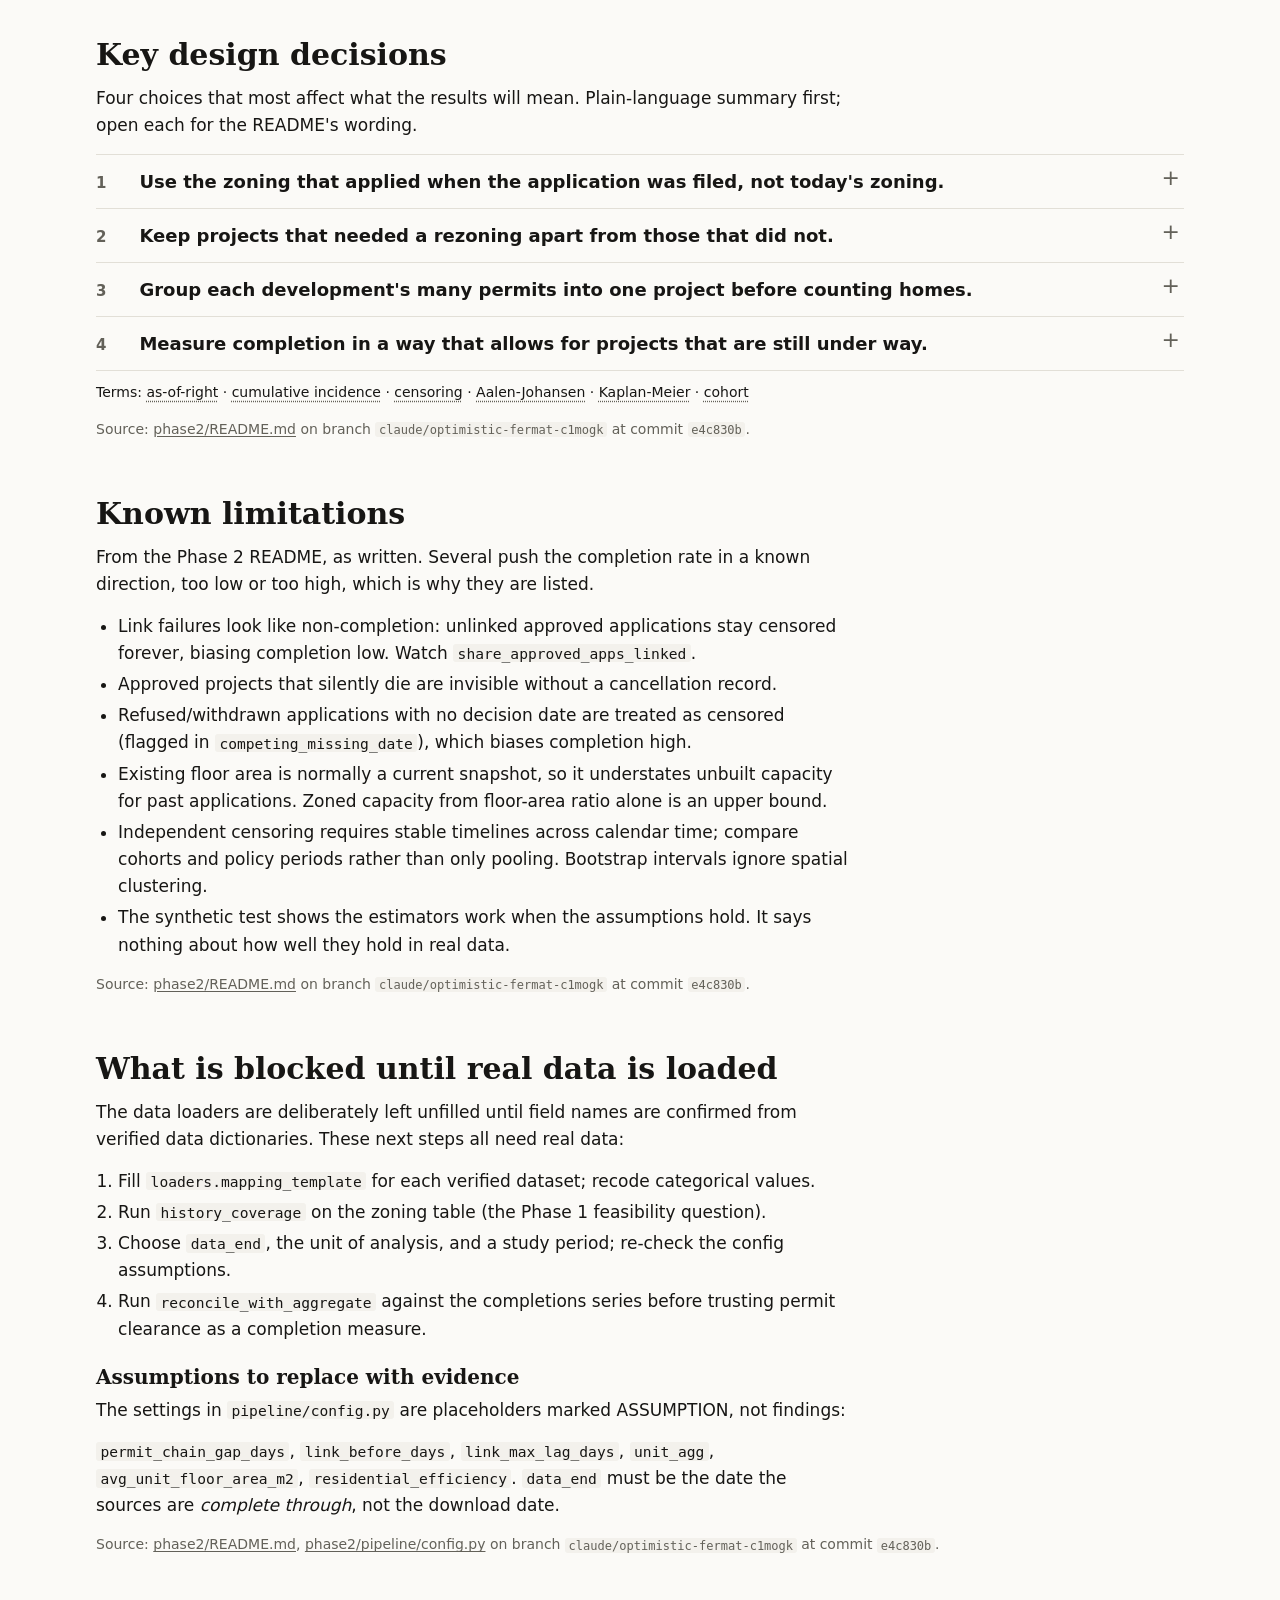
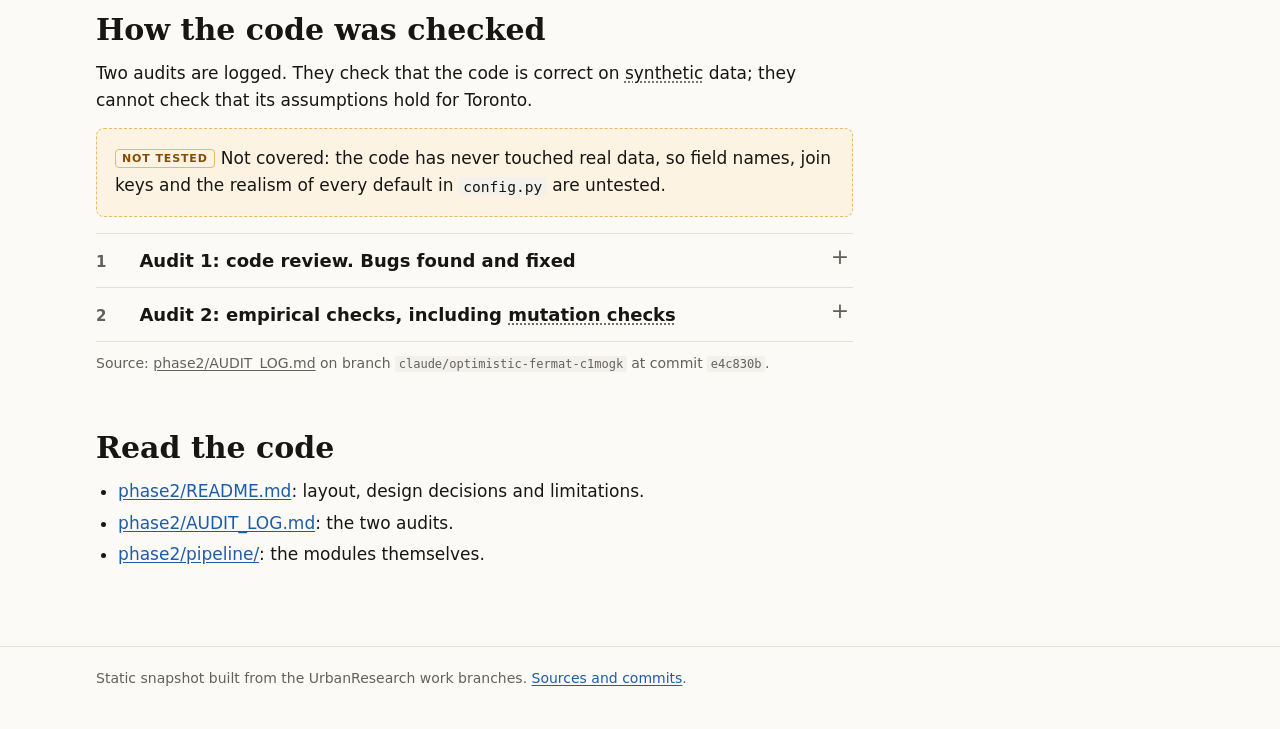
<file: docs/pipeline.html>
<!doctype html>
<html lang="en">
<head>
<meta charset="utf-8">
<meta name="viewport" content="width=device-width, initial-scale=1">
<title>Phase 2 pipeline</title>
<meta name="description" content="Phase 2: code for following Toronto projects from zoning to application, permit and completion. Tested on synthetic data only.">
<link rel="stylesheet" href="assets/site.css">
</head>
<body>
<a class="skip" href="#main">Skip to content</a>
<header class="site-header"><div class="inner">
  <a class="brand" href="index.html">UrbanResearch <span>overview</span></a>
  <nav class="site-nav" aria-label="Sections"><ul>
    <li><a href="index.html">Overview</a></li>
    <li><a href="toronto.html">Toronto feasibility</a></li>
    <li><a href="sources.html">Data sources</a></li>
    <li><a href="pipeline.html" aria-current="page">Phase 2 pipeline</a></li>
    <li><a href="hamilton.html">Hamilton zoning</a></li>
    <li><a href="ideas.html">Ideas</a></li>
    <li><a href="glossary.html">Glossary</a></li>
    <li><a href="about.html">About</a></li>
  </ul></nav>
</div></header>

<main id="main">
  <p class="kicker">Phase 2 · Toronto · code</p>
  <h1>A pipeline for following projects from zoning to finished homes</h1>
  <p><span class="badge code">Code only, synthetic data</span></p>
  <p class="lede">Phase 2 is the analysis code that would carry out the study Phase 1 found feasible. It is written and tested, but it has never been run on real data.</p>

  <div class="callout scope prose">
    <strong>What this is, and is not</strong>
    <p id="intro"></p>
    <p>So there are no results about Toronto here: only a description of how the analysis is built and what it still needs.</p>
  </div>

  <section aria-labelledby="diag-h">
    <h2 id="diag-h">The four steps, and the code for each</h2>
    <p class="prose">A housing project moves through four steps. Each code module handles one step, or works across all of them. Module descriptions are quoted from the Phase 2 README; which step each sits under is this site's reading of those descriptions.</p>
    <div class="pipeline" id="pipeline" role="list"></div>
    <div class="across" id="across"></div>
    <p class="prov" data-prov="phase2:phase2/README.md"></p>
  </section>

  <section aria-labelledby="design-h">
    <h2 id="design-h">Key design decisions</h2>
    <p class="prose">Four choices that most affect what the results will mean. Plain-language summary first; open each for the README's wording.</p>
    <div id="design"></div>
    <p class="prov" data-prov="phase2:phase2/README.md"></p>
  </section>

  <section aria-labelledby="lim-h">
    <h2 id="lim-h">Known limitations</h2>
    <p class="prose">From the Phase 2 README, as written. Several push the completion rate in a known direction, too low or too high, which is why they are listed.</p>
    <div class="prose" id="limitations"></div>
    <p class="prov" data-prov="phase2:phase2/README.md"></p>
  </section>

  <section aria-labelledby="blocked-h">
    <h2 id="blocked-h">What is blocked until real data is loaded</h2>
    <div class="prose">
      <p>The data loaders are deliberately left unfilled until field names are confirmed from verified data dictionaries. These next steps all need real data:</p>
      <div id="next"></div>
      <h3 style="margin-top:22px">Assumptions to replace with evidence</h3>
      <p>The settings in <code>pipeline/config.py</code> are placeholders marked ASSUMPTION, not findings:</p>
      <p id="assumptions"></p>
    </div>
    <p class="prov" data-prov="phase2:phase2/README.md,phase2/pipeline/config.py"></p>
  </section>

  <section aria-labelledby="test-h">
    <h2 id="test-h">How the code was checked</h2>
    <div class="prose">
      <p>Two audits are logged. They check that the code is correct on <a class="term" data-term="synthetic">synthetic</a> data; they cannot check that its assumptions hold for Toronto.</p>
      <div class="unverified" style="margin-bottom:16px"><p id="not-covered"></p></div>
      <details class="acc">
        <summary><span class="num">1</span><span class="head">Audit 1: code review. Bugs found and fixed</span></summary>
        <div class="body" id="audit1"></div>
      </details>
      <details class="acc">
        <summary><span class="num">2</span><span class="head">Audit 2: empirical checks, including <a class="term" data-term="mutation-check">mutation checks</a></span></summary>
        <div class="body" id="audit2"></div>
      </details>
    </div>
    <p class="prov" data-prov="phase2:phase2/AUDIT_LOG.md"></p>
  </section>

  <section aria-labelledby="code-h">
    <h2 id="code-h">Read the code</h2>
    <ul class="prose" id="code-links"></ul>
  </section>
</main>

<footer class="site-footer"><div class="inner">
  Static snapshot built from the UrbanResearch work branches. <a href="about.html">Sources and commits</a>.
</div></footer>
<script src="data/site-data.js"></script>
<script src="assets/glossary.js"></script>
<script src="assets/site.js"></script>
<script src="assets/pipeline.js"></script>
</body>
</html>
</file>
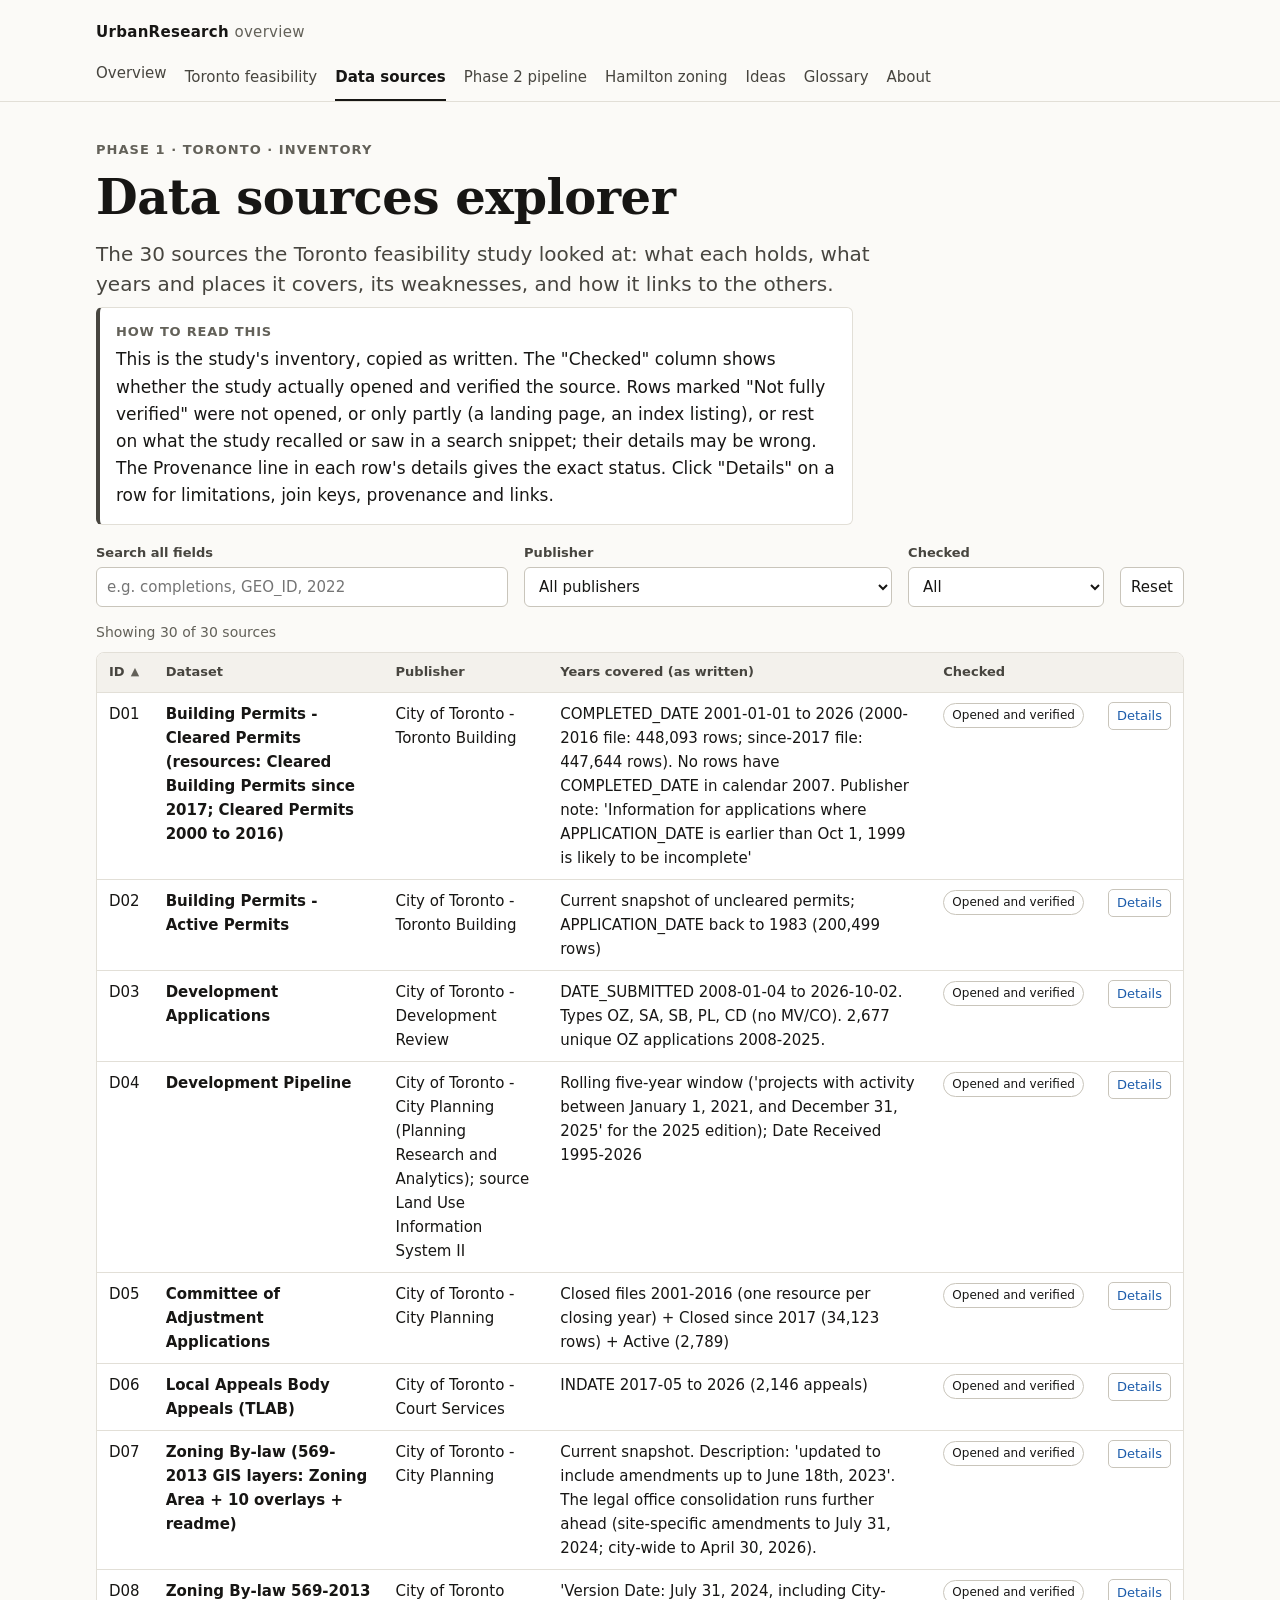
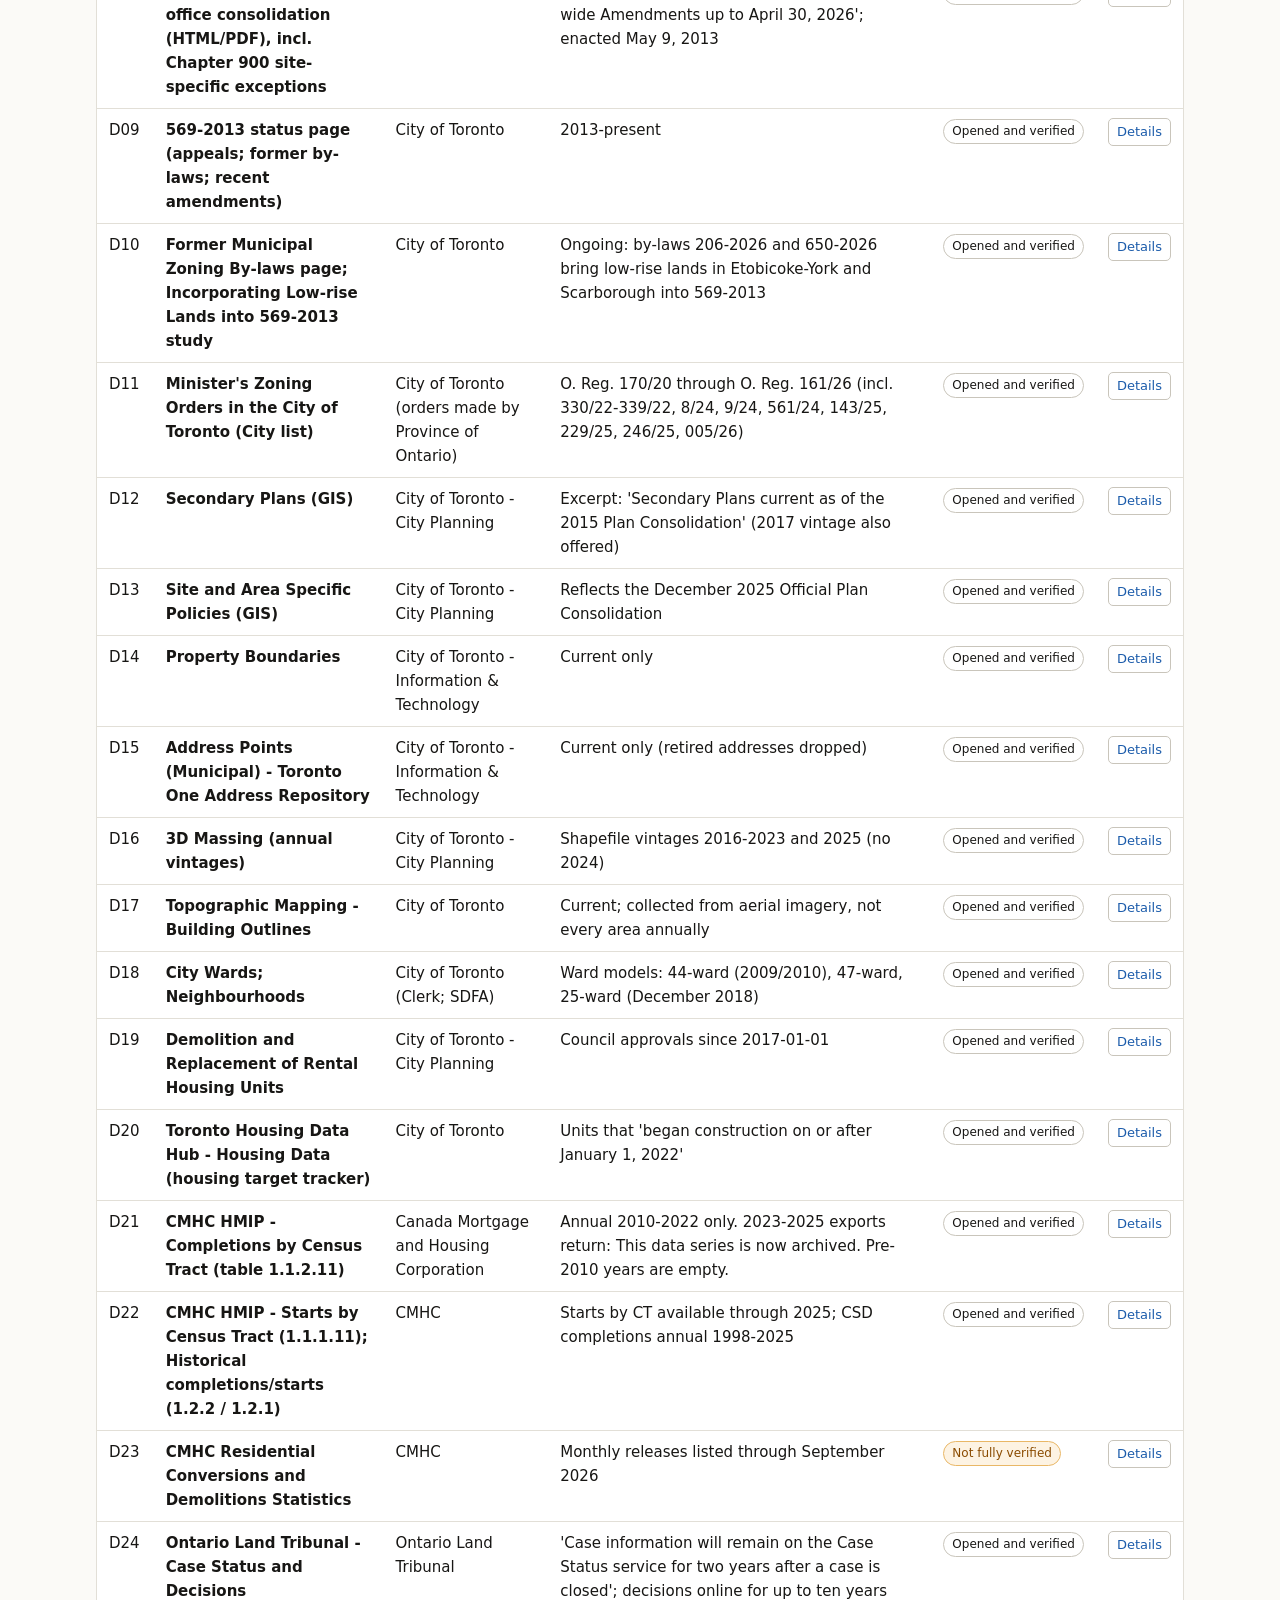
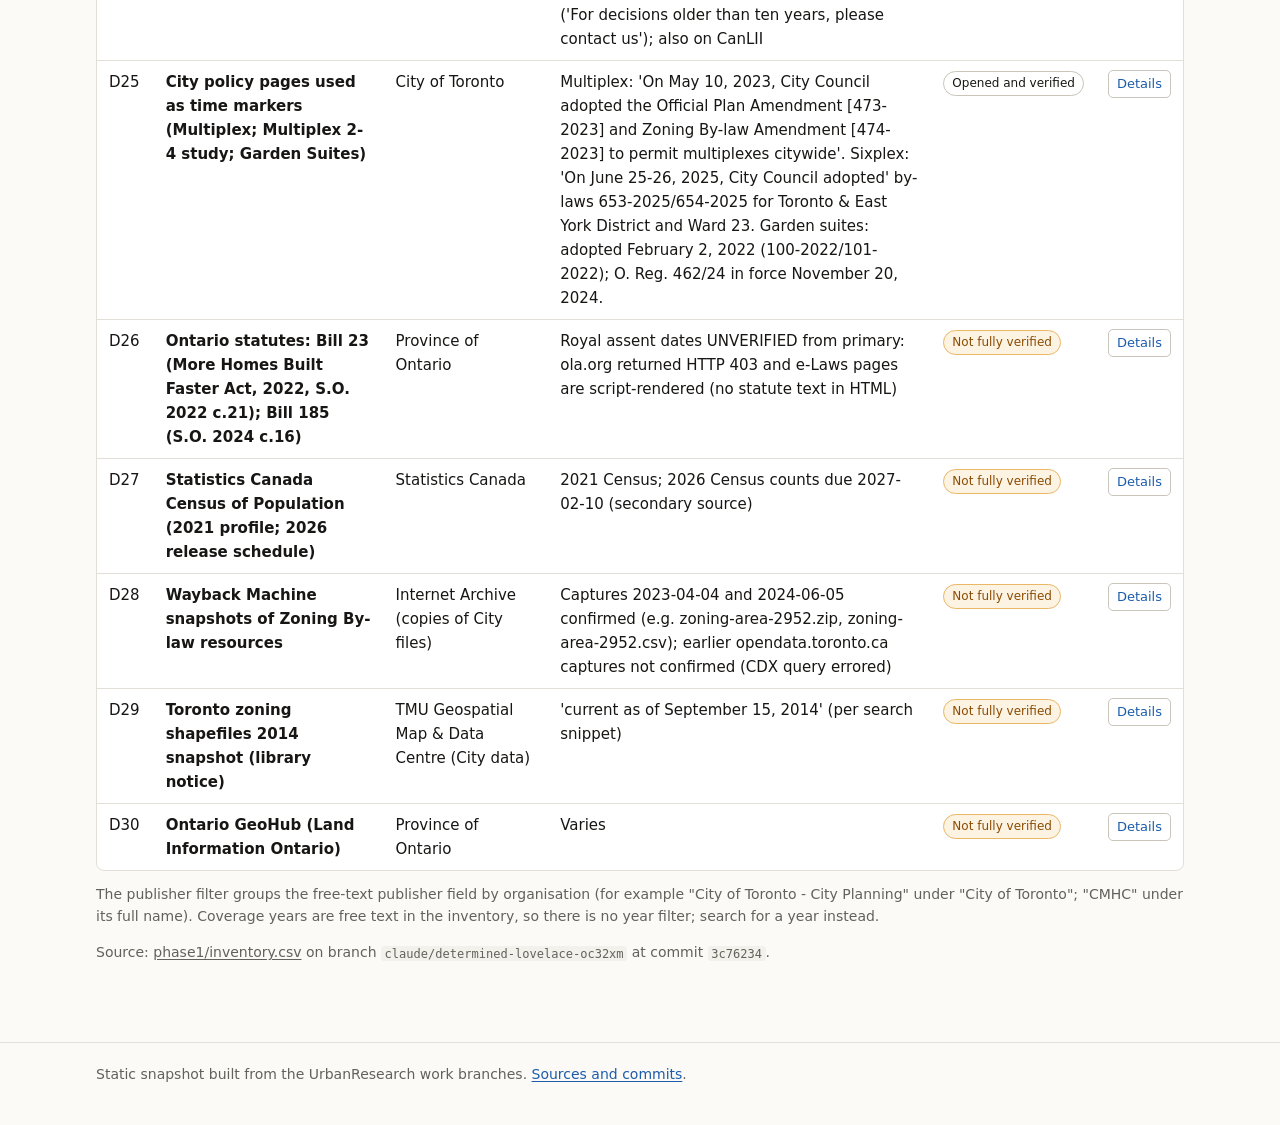
<file: docs/sources.html>
<!doctype html>
<html lang="en">
<head>
<meta charset="utf-8">
<meta name="viewport" content="width=device-width, initial-scale=1">
<title>Data sources explorer</title>
<meta name="description" content="The 30 data sources reviewed in the Toronto feasibility study, searchable and filterable.">
<link rel="stylesheet" href="assets/site.css">
</head>
<body>
<a class="skip" href="#main">Skip to content</a>
<header class="site-header"><div class="inner">
  <a class="brand" href="index.html">UrbanResearch <span>overview</span></a>
  <nav class="site-nav" aria-label="Sections"><ul>
    <li><a href="index.html">Overview</a></li>
    <li><a href="toronto.html">Toronto feasibility</a></li>
    <li><a href="sources.html" aria-current="page">Data sources</a></li>
    <li><a href="pipeline.html">Phase 2 pipeline</a></li>
    <li><a href="hamilton.html">Hamilton zoning</a></li>
    <li><a href="ideas.html">Ideas</a></li>
    <li><a href="glossary.html">Glossary</a></li>
    <li><a href="about.html">About</a></li>
  </ul></nav>
</div></header>

<main id="main" class="wide">
  <p class="kicker">Phase 1 · Toronto · inventory</p>
  <h1>Data sources explorer</h1>
  <p class="lede">The 30 sources the Toronto feasibility study looked at: what each holds, what years and places it covers, its weaknesses, and how it links to the others.</p>
  <div class="callout scope prose">
    <strong>How to read this</strong>
    <p>This is the study's inventory, copied as written. The "Checked" column shows whether the study actually opened and verified the source. Rows marked "Not fully verified" were not opened, or only partly (a landing page, an index listing), or rest on what the study recalled or saw in a search snippet; their details may be wrong. The Provenance line in each row's details gives the exact status. Click "Details" on a row for limitations, join keys, provenance and links.</p>
  </div>

  <form class="controls" role="search" onsubmit="return false">
    <label class="grow">Search all fields
      <input type="search" id="q" placeholder="e.g. completions, GEO_ID, 2022" autocomplete="off">
    </label>
    <label>Publisher
      <select id="f-pub"><option value="">All publishers</option></select>
    </label>
    <label>Checked
      <select id="f-prov"><option value="">All</option></select>
    </label>
    <button type="button" id="reset">Reset</button>
  </form>
  <p class="result-count" id="count" aria-live="polite" data-nocheck="count of rows shown"></p>
  <div class="table-scroll">
    <table id="sources-table" class="stack">
      <thead><tr>
        <th scope="col" aria-sort="ascending"><button type="button" data-sort="id">ID <span class="arrow" aria-hidden="true">▲</span></button></th>
        <th scope="col" aria-sort="none"><button type="button" data-sort="dataset">Dataset <span class="arrow" aria-hidden="true"></span></button></th>
        <th scope="col" aria-sort="none"><button type="button" data-sort="publisher">Publisher <span class="arrow" aria-hidden="true"></span></button></th>
        <th scope="col">Years covered (as written)</th>
        <th scope="col" aria-sort="none"><button type="button" data-sort="provenance_group">Checked <span class="arrow" aria-hidden="true"></span></button></th>
        <th scope="col"><span class="skip">Details</span></th>
      </tr></thead>
      <tbody id="rows"></tbody>
    </table>
  </div>
  <p class="small muted" style="margin-top:12px">The publisher filter groups the free-text publisher field by organisation (for example "City of Toronto - City Planning" under "City of Toronto"; "CMHC" under its full name). Coverage years are free text in the inventory, so there is no year filter; search for a year instead.</p>
  <p class="prov" data-prov="phase1:phase1/inventory.csv"></p>
</main>

<footer class="site-footer"><div class="inner">
  Static snapshot built from the UrbanResearch work branches. <a href="about.html">Sources and commits</a>.
</div></footer>
<script src="data/site-data.js"></script>
<script src="assets/glossary.js"></script>
<script src="assets/site.js"></script>
<script src="assets/sources.js"></script>
</body>
</html>
</file>
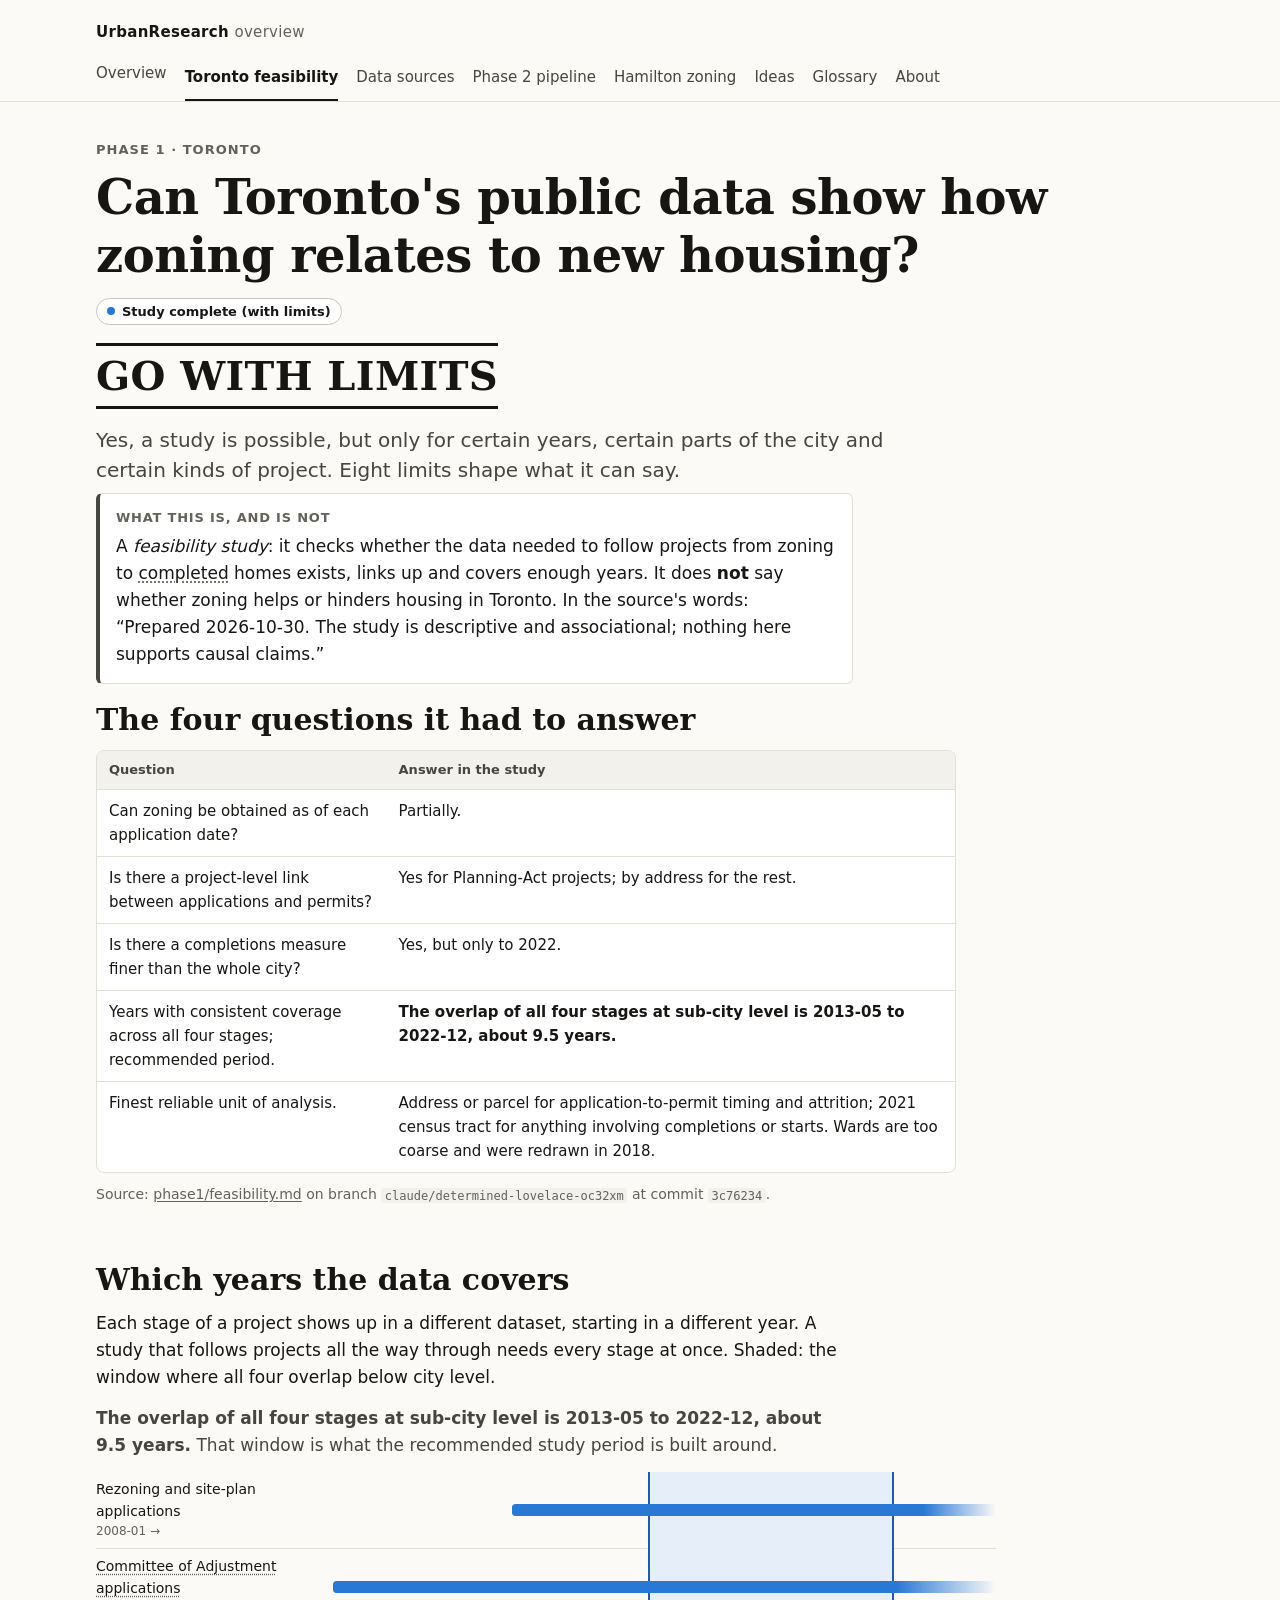
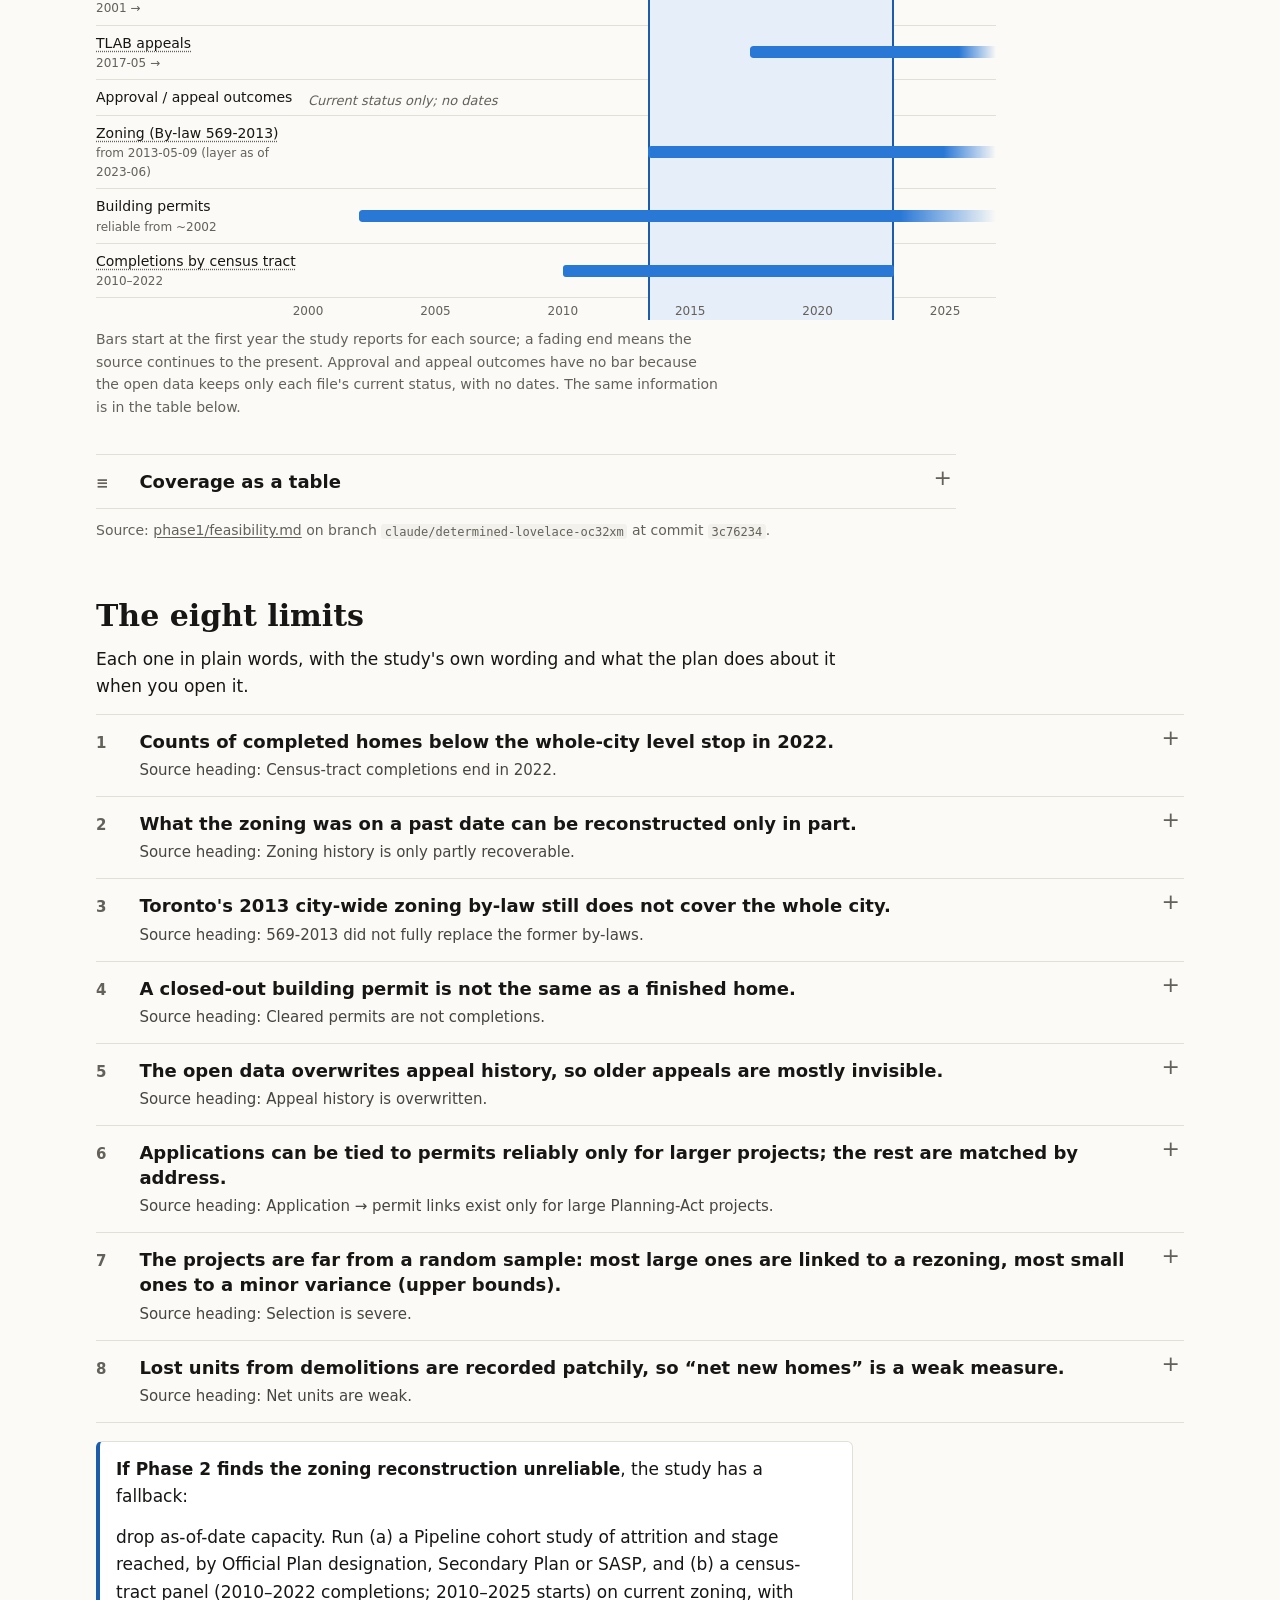
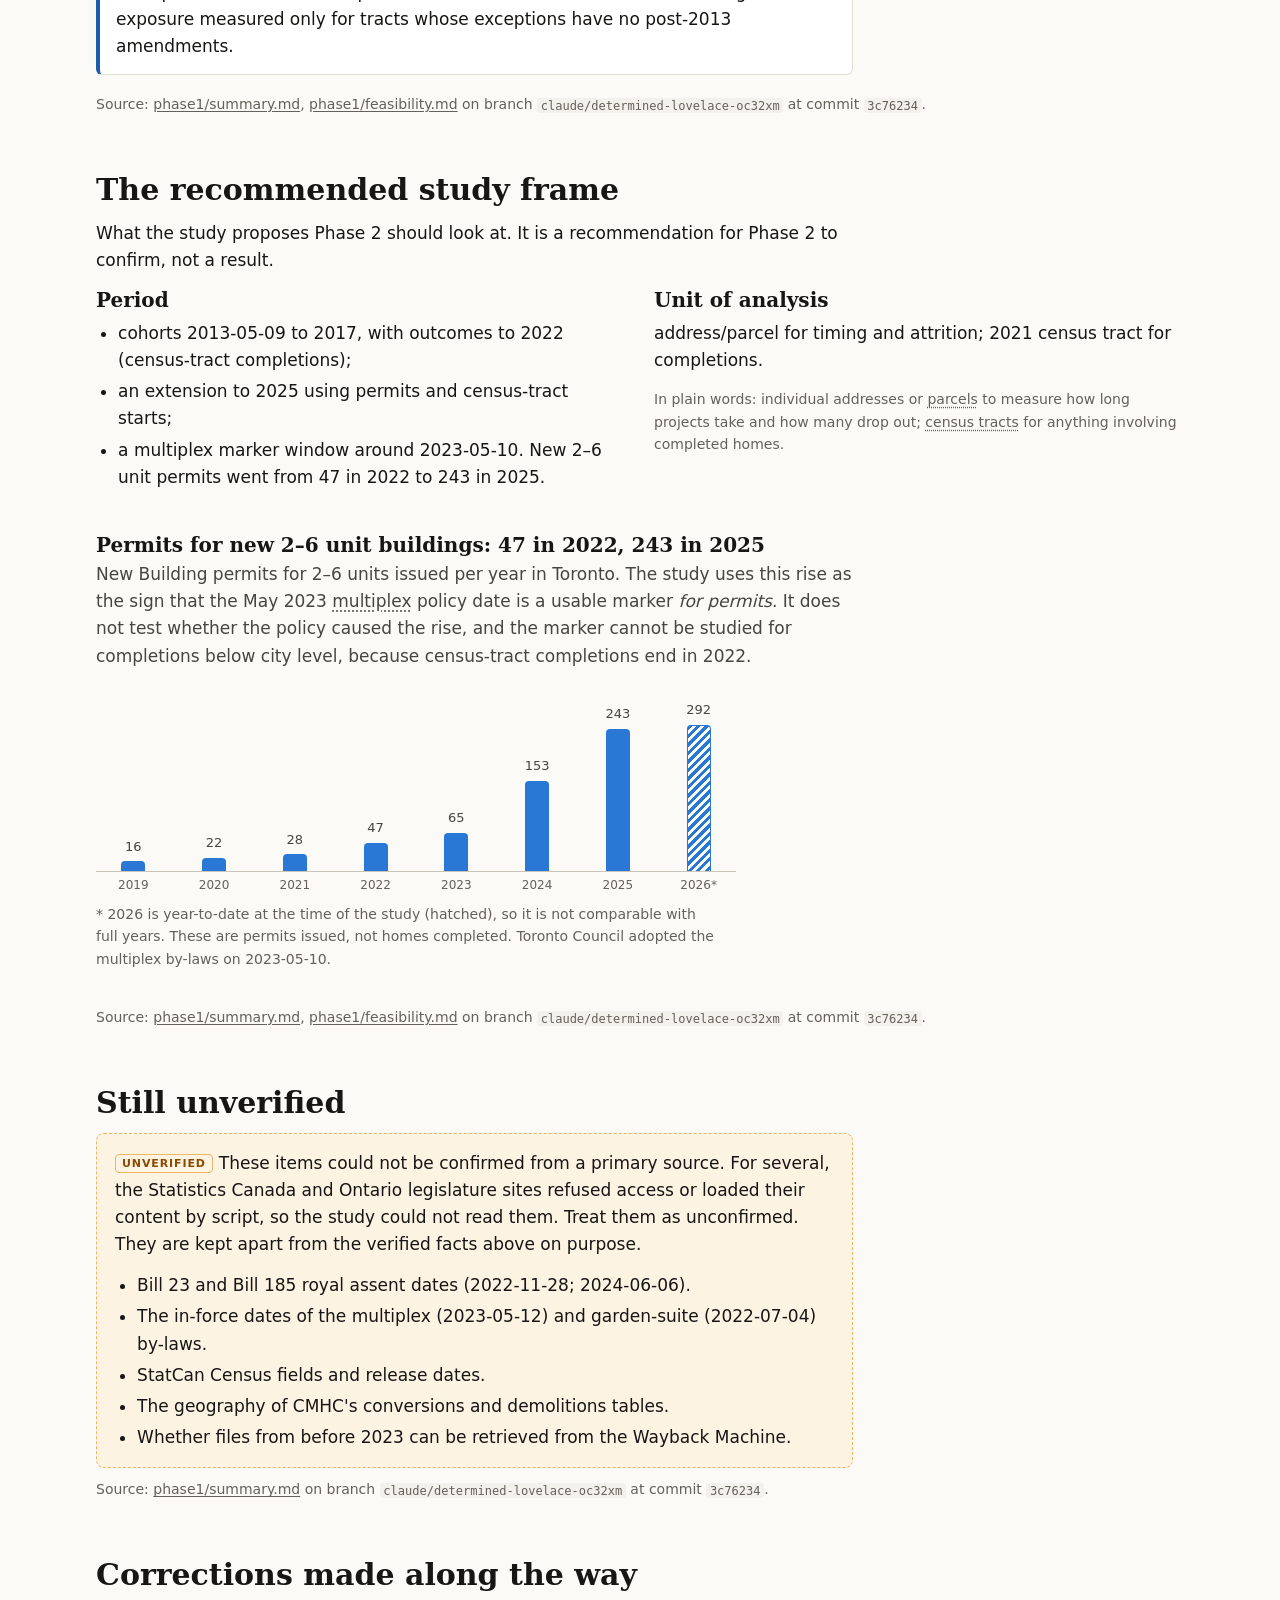
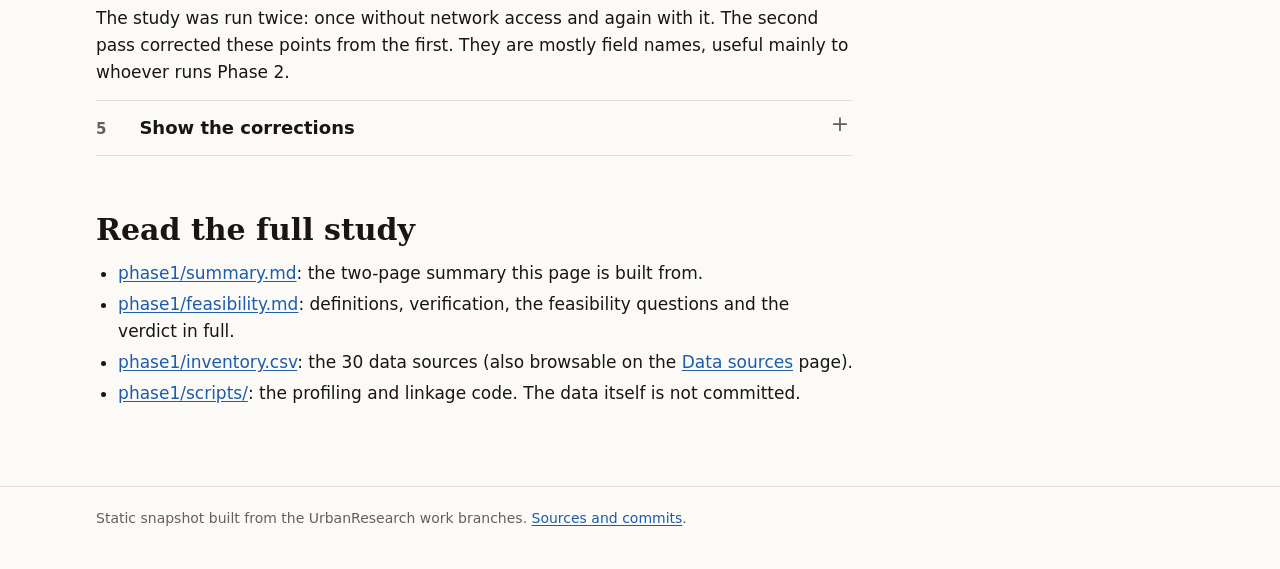
<file: docs/toronto.html>
<!doctype html>
<html lang="en">
<head>
<meta charset="utf-8">
<meta name="viewport" content="width=device-width, initial-scale=1">
<title>Toronto feasibility study</title>
<meta name="description" content="Phase 1: can Toronto's open data support a study of zoning and housing completions? Verdict GO WITH LIMITS.">
<link rel="stylesheet" href="assets/site.css">
</head>
<body>
<a class="skip" href="#main">Skip to content</a>
<header class="site-header"><div class="inner">
  <a class="brand" href="index.html">UrbanResearch <span>overview</span></a>
  <nav class="site-nav" aria-label="Sections"><ul>
    <li><a href="index.html">Overview</a></li>
    <li><a href="toronto.html" aria-current="page">Toronto feasibility</a></li>
    <li><a href="sources.html">Data sources</a></li>
    <li><a href="pipeline.html">Phase 2 pipeline</a></li>
    <li><a href="hamilton.html">Hamilton zoning</a></li>
    <li><a href="ideas.html">Ideas</a></li>
    <li><a href="glossary.html">Glossary</a></li>
    <li><a href="about.html">About</a></li>
  </ul></nav>
</div></header>

<main id="main">
  <p class="kicker">Phase 1 · Toronto</p>
  <h1>Can Toronto's public data show how zoning relates to new housing?</h1>
  <p><span class="badge study">Study complete (with limits)</span></p>
  <div class="verdict" id="verdict">GO WITH LIMITS</div>
  <p class="lede">Yes, a study is possible, but only for certain years, certain parts of the city and certain kinds of project. Eight limits shape what it can say.</p>

  <div class="callout scope prose">
    <strong>What this is, and is not</strong>
    <p>A <em>feasibility study</em>: it checks whether the data needed to follow projects from zoning to <a class="term" data-term="completion">completed</a> homes exists, links up and covers enough years. It does <strong>not</strong> say whether zoning helps or hinders housing in Toronto. In the source's words: <q id="prepared-note"></q></p>
  </div>

  <section aria-labelledby="gate-h">
    <h2 id="gate-h">The four questions it had to answer</h2>
    <div class="table-scroll prose" style="max-width:860px">
      <table>
        <thead><tr><th scope="col">Question</th><th scope="col">Answer in the study</th></tr></thead>
        <tbody id="gate-body"></tbody>
      </table>
    </div>
    <p class="prov" data-prov="phase1:phase1/feasibility.md"></p>
  </section>

  <section aria-labelledby="cov-h">
    <h2 id="cov-h">Which years the data covers</h2>
    <p class="prose">Each stage of a project shows up in a different dataset, starting in a different year. A study that follows projects all the way through needs every stage at once. Shaded: the window where all four overlap below city level.</p>
    <figure class="chart timeline" aria-labelledby="cov-cap">
      <p class="takeaway" id="overlap-text"></p>
      <div class="tl-wrap" id="timeline" role="img" aria-describedby="cov-cap"></div>
      <figcaption class="chart-note" id="cov-cap">Bars start at the first year the study reports for each source; a fading end means the source continues to the present. Approval and appeal outcomes have no bar because the open data keeps only each file's current status, with no dates. The same information is in the table below.</figcaption>
    </figure>
    <details class="acc" style="max-width:860px">
      <summary><span class="num">≡</span><span class="head">Coverage as a table</span></summary>
      <div class="body" style="padding-left:0">
        <div class="table-scroll"><table><thead><tr><th scope="col">Stage</th><th scope="col">Coverage (source wording)</th></tr></thead><tbody id="cov-body"></tbody></table></div>
      </div>
    </details>
    <p class="prov" data-prov="phase1:phase1/feasibility.md"></p>
  </section>

  <section aria-labelledby="lim-h">
    <h2 id="lim-h">The eight limits</h2>
    <p class="prose">Each one in plain words, with the study's own wording and what the plan does about it when you open it.</p>
    <div id="limitations"></div>
    <p class="prov" data-prov="phase1:phase1/summary.md,phase1/feasibility.md"></p>
  </section>

  <section aria-labelledby="frame-h">
    <h2 id="frame-h">The recommended study frame</h2>
    <p class="prose">What the study proposes Phase 2 should look at. It is a recommendation for Phase 2 to confirm, not a result.</p>
    <div class="two-col">
      <div>
        <h3>Period</h3>
        <ul id="frame-period"></ul>
      </div>
      <div>
        <h3>Unit of analysis</h3>
        <p id="frame-unit"></p>
        <p class="small muted">In plain words: individual addresses or <a class="term" data-term="parcel">parcels</a> to measure how long projects take and how many drop out; <a class="term" data-term="census-tract">census tracts</a> for anything involving completed homes.</p>
      </div>
    </div>

    <figure class="chart" style="margin-top:28px" aria-labelledby="mx-title">
      <h3 id="mx-title">Permits for new 2–6 unit buildings: 47 in 2022, 243 in 2025</h3>
      <p class="takeaway">New Building permits for 2–6 units issued per year in Toronto. The study uses this rise as the sign that the May 2023 <a class="term" data-term="multiplex">multiplex</a> policy date is a usable marker <em>for permits</em>. It does not test whether the policy caused the rise, and the marker cannot be studied for completions below city level, because census-tract completions end in 2022.</p>
      <div id="mx-chart" role="img" aria-describedby="mx-note"></div>
      <p class="chart-note" id="mx-note"></p>
    </figure>
    <p class="prov" data-prov="phase1:phase1/summary.md,phase1/feasibility.md"></p>
  </section>

  <section aria-labelledby="unv-h">
    <h2 id="unv-h">Still unverified</h2>
    <div class="unverified prose">
      <p><span class="tag-unverified">Unverified</span>These items could not be confirmed from a primary source. For several, the Statistics Canada and Ontario legislature sites refused access or loaded their content by script, so the study could not read them. Treat them as unconfirmed. They are kept apart from the verified facts above on purpose.</p>
      <ul id="unverified-list"></ul>
    </div>
    <p class="prov" data-prov="phase1:phase1/summary.md"></p>
  </section>

  <section aria-labelledby="corr-h">
    <h2 id="corr-h">Corrections made along the way</h2>
    <p class="prose">The study was run twice: once without network access and again with it. The second pass corrected these points from the first. They are mostly field names, useful mainly to whoever runs Phase 2.</p>
    <details class="acc prose">
      <summary><span class="num">5</span><span class="head">Show the corrections</span></summary>
      <div class="body" id="corrections"></div>
    </details>
  </section>

  <section aria-labelledby="full-h">
    <h2 id="full-h">Read the full study</h2>
    <ul class="prose" id="full-links"></ul>
  </section>
</main>

<footer class="site-footer"><div class="inner">
  Static snapshot built from the UrbanResearch work branches. <a href="about.html">Sources and commits</a>.
</div></footer>
<script src="data/site-data.js"></script>
<script src="assets/glossary.js"></script>
<script src="assets/site.js"></script>
<script src="assets/toronto.js"></script>
</body>
</html>
</file>
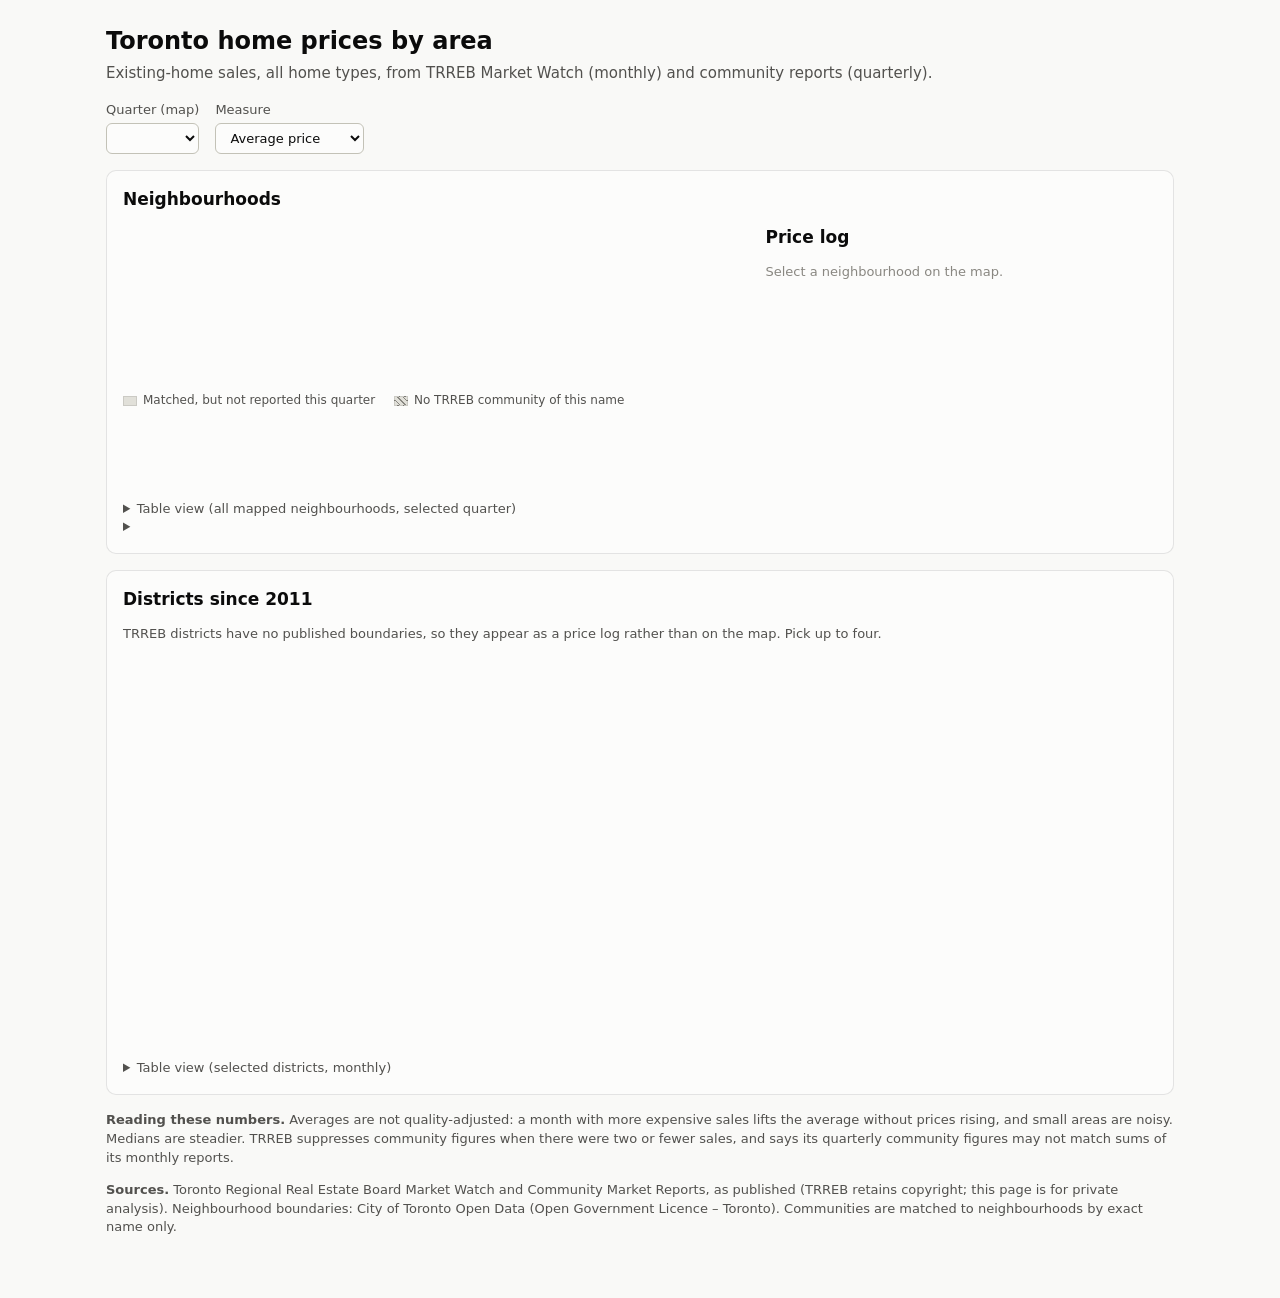
<file: trreb_marketwatch/map_template.html>
<!doctype html>
<html lang="en">
<head>
<meta charset="utf-8">
<meta name="viewport" content="width=device-width, initial-scale=1">
<title>Toronto Home Prices</title>
<style>
  :root {
    color-scheme: light;
    --page: #f9f9f7; --surface: #fcfcfb;
    --ink: #0b0b0b; --ink-2: #52514e; --muted: #898781;
    --grid: #e1e0d9; --base: #c3c2b7; --border: rgba(11,11,11,0.10);
    --r1: #cde2fb; --r2: #9ec5f4; --r3: #6da7ec; --r4: #3987e5; --r5: #256abf; --r6: #184f95; --r7: #0d366b;
    --s1: #2a78d6; --s2: #eb6834; --s3: #1baf7a; --s4: #eda100;
    --nodata: #e1e0d9;
  }
  @media (prefers-color-scheme: dark) {
    :root:where(:not([data-theme="light"])) {
      color-scheme: dark;
      --page: #0d0d0d; --surface: #1a1a19;
      --ink: #f0efec; --ink-2: #c3c2b7; --muted: #898781;
      --grid: #2c2c2a; --base: #383835; --border: rgba(255,255,255,0.10);
      --r1: #0d366b; --r2: #104281; --r3: #184f95; --r4: #256abf; --r5: #3987e5; --r6: #6da7ec; --r7: #cde2fb;
      --s1: #3987e5; --s2: #d95926; --s3: #199e70; --s4: #c98500;
      --nodata: #2c2c2a;
    }
  }
  :root[data-theme="dark"] {
    color-scheme: dark;
    --page: #0d0d0d; --surface: #1a1a19;
    --ink: #f0efec; --ink-2: #c3c2b7; --muted: #898781;
    --grid: #2c2c2a; --base: #383835; --border: rgba(255,255,255,0.10);
    --r1: #0d366b; --r2: #104281; --r3: #184f95; --r4: #256abf; --r5: #3987e5; --r6: #6da7ec; --r7: #cde2fb;
    --s1: #3987e5; --s2: #d95926; --s3: #199e70; --s4: #c98500;
    --nodata: #2c2c2a;
  }
  * { box-sizing: border-box; }
  body { margin: 0; background: var(--page); color: var(--ink);
         font: 15px/1.45 system-ui, -apple-system, "Segoe UI", sans-serif; }
  main { max-width: 1100px; margin: 0 auto; padding: 24px 16px 48px; }
  h1 { font-size: 24px; margin: 0 0 4px; }
  h2 { font-size: 17px; margin: 0 0 2px; }
  .sub { color: var(--ink-2); margin: 0 0 16px; }
  .filters { display: flex; flex-wrap: wrap; gap: 16px; align-items: end; margin-bottom: 16px; }
  label { display: flex; flex-direction: column; gap: 4px; font-size: 13px; color: var(--ink-2); }
  select, button { font: inherit; color: var(--ink); background: var(--surface); border: 1px solid var(--base);
                   border-radius: 6px; padding: 6px 10px; }
  button { cursor: pointer; }
  button:hover { background: var(--grid); }
  button:focus-visible, select:focus-visible, svg:focus-visible, .area:focus-visible { outline: 2px solid var(--s1); outline-offset: 2px; }
  .card { background: var(--surface); border: 1px solid var(--border); border-radius: 10px; padding: 16px; margin-bottom: 16px; }
  .grid { display: grid; grid-template-columns: minmax(0, 1.6fr) minmax(0, 1fr); gap: 16px; }
  @media (max-width: 800px) { .grid { grid-template-columns: 1fr; } }
  svg { display: block; width: 100%; height: auto; }
  .area { stroke: var(--surface); stroke-width: 1; cursor: pointer; }
  .area:hover, .area:focus-visible, .area.selected { stroke: var(--ink); stroke-width: 2; }
  .legend { display: flex; gap: 2px; margin-top: 8px; align-items: flex-start; flex-wrap: wrap; }
  .legend .step { display: flex; flex-direction: column; align-items: center; font-size: 11px; color: var(--ink-2); min-width: 44px; }
  .legend .sw { width: 44px; height: 10px; }
  .key { display: inline-flex; align-items: center; gap: 6px; margin-right: 14px; font-size: 12px; color: var(--ink-2); }
  .key i { width: 14px; height: 10px; display: inline-block; border: 1px solid var(--border); }
  .chips { display: flex; flex-wrap: wrap; gap: 6px; margin: 8px 0 12px; }
  .chip { padding: 3px 10px; border-radius: 999px; font-size: 13px; border-left-width: 6px; }
  .chip[aria-pressed="true"] { background: var(--grid); font-weight: 600; }
  #tip { position: fixed; pointer-events: none; z-index: 10; background: var(--surface); color: var(--ink);
         border: 1px solid var(--base); border-radius: 8px; padding: 8px 10px; font-size: 13px; display: none; max-width: 280px;
         box-shadow: 0 4px 14px rgba(0,0,0,0.18); }
  #tip .v { font-weight: 700; } #tip .l { color: var(--ink-2); } #tip .t { color: var(--ink-2); margin-bottom: 4px; }
  #tip .k { display: inline-block; width: 12px; height: 0; border-top: 3px solid; margin-right: 6px; vertical-align: middle; }
  table { border-collapse: collapse; width: 100%; font-size: 13px; font-variant-numeric: tabular-nums; }
  th, td { text-align: right; padding: 4px 8px; border-bottom: 1px solid var(--grid); }
  th:first-child, td:first-child { text-align: left; }
  .tablewrap { max-height: 320px; overflow: auto; margin-top: 8px; }
  .note { color: var(--ink-2); font-size: 13px; }
  .hint { color: var(--muted); }
  details summary { cursor: pointer; color: var(--ink-2); font-size: 13px; }
  .axis { fill: var(--muted); font-size: 11px; }
  .lbl { fill: var(--ink-2); font-size: 12px; }
</style>
</head>
<body>
<main>
  <h1>Toronto home prices by area</h1>
  <p class="sub">Existing-home sales, all home types, from TRREB Market Watch (monthly) and community reports (quarterly).</p>

  <div class="filters" role="group" aria-label="Filters">
    <label>Quarter (map)<select id="quarter"></select></label>
    <label>Measure<select id="metric">
      <option value="avg_price">Average price</option>
      <option value="median_price">Median price</option>
      <option value="sales">Number of sales</option>
    </select></label>
  </div>

  <section class="card" aria-labelledby="h-map">
    <h2 id="h-map">Neighbourhoods</h2>
    <p class="note" id="map-sub"></p>
    <div class="grid">
      <div>
        <svg id="map" role="img" aria-label="Map of Toronto neighbourhoods coloured by price"></svg>
        <div class="legend" id="legend"></div>
        <div style="margin-top:8px">
          <span class="key"><i style="background:var(--nodata)"></i>Matched, but not reported this quarter</span>
          <span class="key"><i style="background:repeating-linear-gradient(45deg,var(--nodata) 0 3px,var(--muted) 3px 4px)"></i>No TRREB community of this name</span>
        </div>
      </div>
      <div>
        <h2 id="detail-title">Price log</h2>
        <p class="note hint" id="detail-sub">Select a neighbourhood on the map.</p>
        <svg id="detail" viewBox="0 0 420 220" role="img" aria-label="Price log for the selected neighbourhood"></svg>
      </div>
    </div>
    <details><summary>Table view (all mapped neighbourhoods, selected quarter)</summary>
      <div class="tablewrap"><table id="map-table"></table></div></details>
    <details><summary id="unmapped-sum"></summary><p class="note" id="unmapped"></p></details>
  </section>

  <section class="card" aria-labelledby="h-dist">
    <h2 id="h-dist">Districts since 2011</h2>
    <p class="note">TRREB districts have no published boundaries, so they appear as a price log rather than on the map. Pick up to four.</p>
    <div class="chips" id="chips" role="group" aria-label="Districts"></div>
    <svg id="chart" viewBox="0 0 900 340" tabindex="0" role="img" aria-label="Monthly price by district"></svg>
    <details><summary>Table view (selected districts, monthly)</summary>
      <div class="tablewrap"><table id="dist-table"></table></div></details>
  </section>

  <section class="note">
    <p><strong>Reading these numbers.</strong> Averages are not quality-adjusted: a month with more expensive sales lifts the
    average without prices rising, and small areas are noisy. Medians are steadier. TRREB suppresses community figures when
    there were two or fewer sales, and says its quarterly community figures may not match sums of its monthly reports.</p>
    <p><strong>Sources.</strong> Toronto Regional Real Estate Board Market Watch and Community Market Reports, as published
    (TRREB retains copyright; this page is for private analysis). Neighbourhood boundaries: City of Toronto Open Data
    (Open Government Licence – Toronto). Communities are matched to neighbourhoods by exact name only.</p>
  </section>
</main>
<div id="tip" role="status"></div>
<script id="data" type="application/json">__DATA__</script>
<script>
const D = JSON.parse(document.getElementById('data').textContent);
const NS = 'http://www.w3.org/2000/svg';
const $ = id => document.getElementById(id);
const METRICS = {
  avg_price: {label: 'Average price', idx: 1, money: true},
  median_price: {label: 'Median price', idx: 2, money: true},
  sales: {label: 'Sales', idx: 0, money: false},
};
const state = {q: D.quarters[D.quarters.length - 1], metric: 'avg_price', area: null, sel: ['CITY', 'C01', 'W05'].filter(c => D.codes.includes(c))};
const SLOTS = ['var(--s1)', 'var(--s2)', 'var(--s3)', 'var(--s4)'];
const slotOf = {}; state.sel.forEach((c, i) => slotOf[c] = i);

const money = v => v == null ? '–' : '$' + Math.round(v).toLocaleString('en-CA');
const compact = v => v >= 1e6 ? '$' + (v / 1e6).toFixed(2) + 'M' : '$' + Math.round(v / 1e3) + 'K';
const fmt = (v, m) => v == null ? '–' : (METRICS[m].money ? money(v) : Math.round(v).toLocaleString('en-CA'));
const short = (v, m) => METRICS[m].money ? compact(v) : Math.round(v).toLocaleString('en-CA');
const name = c => c === 'CITY' ? 'City of Toronto' : c;
const el = (tag, attrs = {}, text) => {
  const e = document.createElementNS(NS, tag);
  for (const k in attrs) e.setAttribute(k, attrs[k]);
  if (text != null) e.textContent = text;
  return e;
};
const html = (tag, attrs = {}, text) => {
  const e = document.createElement(tag);
  for (const k in attrs) e.setAttribute(k, attrs[k]);
  if (text != null) e.textContent = text;
  return e;
};

// ---- tooltip (textContent only; labels are untrusted data)
const tip = $('tip');
function showTip(x, y, build) {
  tip.replaceChildren(); build(tip); tip.style.display = 'block';
  const r = tip.getBoundingClientRect();
  tip.style.left = Math.max(8, Math.min(x + 14, innerWidth - r.width - 8)) + 'px';
  tip.style.top = Math.max(8, Math.min(y + 14, innerHeight - r.height - 8)) + 'px';
}
const hideTip = () => tip.style.display = 'none';
const row = (parent, label, value) => {
  const d = html('div'); d.append(html('span', {class: 'v'}, value), html('span', {class: 'l'}, ' ' + label)); parent.append(d);
};

// ---- map
const allVals = m => {
  const i = METRICS[m].idx, out = [];
  for (const id in D.values) for (const q in D.values[id]) { const v = D.values[id][q][i]; if (v != null) out.push(v); }
  return out.sort((a, b) => a - b);
};
function breaks(m) {
  const v = allVals(m); const b = [];
  for (let i = 0; i <= 7; i++) b.push(v[Math.min(v.length - 1, Math.floor(i * (v.length - 1) / 7))]);
  return b;
}
function bin(v, b) { for (let i = 6; i > 0; i--) if (v >= b[i]) return i; return 0; }
const val = (id, q, m) => (D.values[id] && D.values[id][q]) ? D.values[id][q][METRICS[m].idx] : null;

function buildMap() {
  const svg = $('map'); svg.setAttribute('viewBox', `0 0 ${D.width} ${D.height}`);
  const defs = el('defs'), pat = el('pattern', {id: 'hatch', width: 6, height: 6, patternUnits: 'userSpaceOnUse', patternTransform: 'rotate(45)'});
  pat.append(el('rect', {width: 6, height: 6, fill: 'var(--nodata)'}), el('line', {x1: 0, y1: 0, x2: 0, y2: 6, stroke: 'var(--muted)', 'stroke-width': 1.5}));
  defs.append(pat); svg.append(defs);
  for (const a of D.areas) {
    const p = el('path', {d: a.d, class: 'area', 'data-id': a.id, tabindex: 0, role: 'button', 'aria-label': a.name});
    p.addEventListener('pointermove', e => areaTip(a, e.clientX, e.clientY));
    p.addEventListener('pointerleave', hideTip);
    p.addEventListener('focus', () => { const r = p.getBoundingClientRect(); areaTip(a, r.left + r.width / 2, r.top + r.height / 2); });
    p.addEventListener('blur', hideTip);
    p.addEventListener('click', () => selectArea(a.id));
    p.addEventListener('keydown', e => { if (e.key === 'Enter' || e.key === ' ') { e.preventDefault(); selectArea(a.id); } });
    svg.append(p);
  }
}
function areaTip(a, x, y) {
  showTip(x, y, t => {
    t.append(html('div', {class: 't'}, a.name));
    if (!a.community) { t.append(html('div', {class: 'l'}, 'No TRREB community of this name')); return; }
    t.append(html('div', {class: 'l'}, `TRREB: ${a.community} (${a.district})`));
    const v = D.values[a.id] && D.values[a.id][state.q];
    if (!v) { t.append(html('div', {class: 'l'}, 'Not reported this quarter')); return; }
    row(t, 'average', money(v[1])); row(t, 'median', money(v[2])); row(t, 'sales', fmt(v[0], 'sales'));
  });
}
function paintMap() {
  const m = state.metric, b = breaks(m), q = state.q;
  document.querySelectorAll('.area').forEach(p => {
    const a = D.areas.find(x => x.id === p.dataset.id), v = val(a.id, q, m);
    p.setAttribute('fill', !a.community ? 'url(#hatch)' : v == null ? 'var(--nodata)' : `var(--r${bin(v, b) + 1})`);
    p.classList.toggle('selected', a.id === state.area);
  });
  const lg = $('legend'); lg.replaceChildren();
  for (let i = 0; i < 7; i++) {
    const s = html('div', {class: 'step'}), sw = html('div', {class: 'sw'});
    sw.style.background = `var(--r${i + 1})`;
    s.append(sw, html('span', {}, (i === 0 ? '' : '≥ ') + short(b[i], m))); lg.append(s);
  }
  $('map-sub').textContent = `${METRICS[m].label}, ${q.replace('Q', ' Q')}. Colour classes are fixed across quarters so the map can be compared over time.`;
  paintTable();
}
function paintTable() {
  const t = $('map-table'), m = state.metric; t.replaceChildren();
  const head = html('tr'); ['Neighbourhood', 'TRREB community', 'District', 'Sales', 'Average', 'Median'].forEach(h => head.append(html('th', {}, h)));
  t.append(head);
  D.areas.filter(a => a.community).sort((x, y) => x.name.localeCompare(y.name)).forEach(a => {
    const v = (D.values[a.id] || {})[state.q] || [null, null, null], r = html('tr');
    [a.name, a.community, a.district, fmt(v[0], 'sales'), money(v[1]), money(v[2])].forEach(c => r.append(html('td', {}, c)));
    t.append(r);
  });
}

// ---- detail price log for one neighbourhood (single series: emphasis colour)
function selectArea(id) { state.area = id; paintMap(); paintDetail(); }
function paintDetail() {
  const svg = $('detail'); svg.replaceChildren();
  const a = D.areas.find(x => x.id === state.area), m = state.metric;
  svg.style.display = a ? '' : 'none';
  if (!a) return;
  $('detail-title').textContent = a.name;
  if (!a.community) { $('detail-sub').textContent = 'No TRREB community of this name, so no prices to show.'; return; }
  $('detail-sub').textContent = `${METRICS[m].label} by quarter · TRREB community: ${a.community} (${a.district})`;
  const qs = D.quarters, vs = qs.map(q => val(a.id, q, m)), ok = vs.filter(v => v != null);
  if (!ok.length) { $('detail-sub').textContent += ' · no reported quarters'; return; }
  const L = 52, R = 12, T = 12, B = 28, W = 420, H = 220;
  let lo = Math.min(...ok), hi = Math.max(...ok); if (!METRICS[m].money) lo = 0;
  if (hi === lo) { hi += 1; lo -= 1; }
  const pad = (hi - lo) * 0.1, y0 = METRICS[m].money ? lo - pad : 0, y1 = hi + pad;
  const X = i => L + (qs.length === 1 ? 0 : i * (W - L - R) / (qs.length - 1));
  const Y = v => T + (1 - (v - y0) / (y1 - y0)) * (H - T - B);
  for (let k = 0; k <= 3; k++) {
    const v = y0 + (y1 - y0) * k / 3, y = Y(v);
    svg.append(el('line', {x1: L, x2: W - R, y1: y, y2: y, stroke: 'var(--grid)'}), el('text', {x: L - 6, y: y + 4, 'text-anchor': 'end', class: 'axis'}, short(v, m)));
  }
  svg.append(el('line', {x1: L, x2: W - R, y1: H - B, y2: H - B, stroke: 'var(--base)'}));
  [0, qs.length - 1].forEach(i => svg.append(el('text', {x: X(i), y: H - 8, 'text-anchor': i ? 'end' : 'start', class: 'axis'}, qs[i].replace('Q', ' Q'))));
  let d = '', pen = false;
  vs.forEach((v, i) => { if (v == null) { pen = false; return; } d += (pen ? 'L' : 'M') + X(i) + ' ' + Y(v); pen = true; });
  svg.append(el('path', {d, fill: 'none', stroke: 'var(--s1)', 'stroke-width': 2, 'stroke-linejoin': 'round'}));
  vs.forEach((v, i) => {
    if (v == null) return;
    const c = el('circle', {cx: X(i), cy: Y(v), r: 4, fill: 'var(--s1)', stroke: 'var(--surface)', 'stroke-width': 2});
    const hit = el('circle', {cx: X(i), cy: Y(v), r: 14, fill: 'transparent', tabindex: 0});
    const show = (x, y) => showTip(x, y, t => { t.append(html('div', {class: 't'}, qs[i].replace('Q', ' Q'))); row(t, METRICS[m].label.toLowerCase(), fmt(v, m)); });
    hit.addEventListener('pointermove', e => show(e.clientX, e.clientY));
    hit.addEventListener('pointerleave', hideTip);
    hit.addEventListener('focus', () => { const r = hit.getBoundingClientRect(); show(r.left + r.width / 2, r.top); });
    hit.addEventListener('blur', hideTip);
    svg.append(c, hit);
  });
}

// ---- district price log (lines, crosshair, tooltip, direct end labels)
function niceTicks(lo, hi, n = 5) {
  const raw = (hi - lo) / n, p = Math.pow(10, Math.floor(Math.log10(raw))), f = raw / p;
  const step = (f < 1.5 ? 1 : f < 3 ? 2 : f < 7 ? 5 : 10) * p, out = [];
  for (let v = Math.ceil(lo / step) * step; v <= hi + 1e-9; v += step) out.push(v);
  return out;
}
let hoverIdx = null;
function paintChart() {
  const svg = $('chart'); svg.replaceChildren();
  const m = state.metric, P = D.periods, n = P.length, sel = state.sel;
  const cw = Math.round(svg.getBoundingClientRect().width) || 900;   // size to the container so text stays readable
  const W = Math.max(320, cw), narrow = W < 600, H = narrow ? 300 : 340, L = narrow ? 50 : 64, R = narrow ? 92 : 110, T = 12, B = 28;
  svg.setAttribute('viewBox', `0 0 ${W} ${H}`);
  const data = sel.map(c => D.series[m][c]);
  const flat = data.flat().filter(v => v != null);
  if (!flat.length) { svg.append(el('text', {x: L, y: 40, class: 'lbl'}, 'Select a district below.')); return; }
  let lo = METRICS[m].money ? Math.min(...flat) * 0.95 : 0, hi = Math.max(...flat) * 1.05;
  const X = i => L + i * (W - L - R) / (n - 1), Y = v => T + (1 - (v - lo) / (hi - lo)) * (H - T - B);
  niceTicks(lo, hi).forEach(v => svg.append(el('line', {x1: L, x2: W - R, y1: Y(v), y2: Y(v), stroke: 'var(--grid)'}), el('text', {x: L - 8, y: Y(v) + 4, 'text-anchor': 'end', class: 'axis'}, short(v, m))));
  svg.append(el('line', {x1: L, x2: W - R, y1: H - B, y2: H - B, stroke: 'var(--base)'}));
  P.forEach((p, i) => { if (p.endsWith('-01') && (+p.slice(0, 4)) % (narrow ? 4 : 2) === 1) svg.append(el('text', {x: X(i), y: H - 8, 'text-anchor': 'middle', class: 'axis'}, p.slice(0, 4))); });
  const ends = [];
  sel.forEach((c, k) => {
    let d = '', pen = false, last = null;
    data[k].forEach((v, i) => { if (v == null) { pen = false; return; } d += (pen ? 'L' : 'M') + X(i).toFixed(1) + ' ' + Y(v).toFixed(1); pen = true; last = i; });
    svg.append(el('path', {d, fill: 'none', stroke: SLOTS[slotOf[c]], 'stroke-width': 2, 'stroke-linejoin': 'round'}));
    if (last != null) ends.push({c, y: Y(data[k][last]), x: X(last)});
  });
  ends.sort((a, b) => a.y - b.y);
  for (let i = 1; i < ends.length; i++) if (ends[i].y - ends[i - 1].y < 15) ends[i].y = ends[i - 1].y + 15;
  ends.forEach(e => svg.append(el('text', {x: e.x + 8, y: e.y + 4, class: 'lbl'}, name(e.c))));
  const cross = el('line', {y1: T, y2: H - B, stroke: 'var(--muted)', 'stroke-width': 1, visibility: 'hidden'});
  const dots = sel.map(c => el('circle', {r: 4, fill: SLOTS[slotOf[c]], stroke: 'var(--surface)', 'stroke-width': 2, visibility: 'hidden'}));
  svg.append(cross, ...dots);
  const overlay = el('rect', {x: L, y: T, width: W - L - R, height: H - T - B, fill: 'transparent'});
  svg.append(overlay);
  const at = (i, cx, cy) => {
    hoverIdx = i; cross.setAttribute('x1', X(i)); cross.setAttribute('x2', X(i)); cross.setAttribute('visibility', 'visible');
    sel.forEach((c, k) => { const v = data[k][i]; dots[k].setAttribute('visibility', v == null ? 'hidden' : 'visible'); if (v != null) { dots[k].setAttribute('cx', X(i)); dots[k].setAttribute('cy', Y(v)); } });
    showTip(cx, cy, t => {
      t.append(html('div', {class: 't'}, P[i]));
      sel.forEach((c, k) => { const d = html('div'), key = html('span', {class: 'k'}); key.style.borderTopColor = SLOTS[slotOf[c]]; d.append(key, html('span', {class: 'v'}, fmt(data[k][i], m)), html('span', {class: 'l'}, ' ' + name(c))); t.append(d); });
    });
  };
  const clear = () => { cross.setAttribute('visibility', 'hidden'); dots.forEach(d => d.setAttribute('visibility', 'hidden')); hideTip(); hoverIdx = null; };
  overlay.addEventListener('pointermove', e => {
    const r = svg.getBoundingClientRect(), x = (e.clientX - r.left) * W / r.width;
    at(Math.max(0, Math.min(n - 1, Math.round((x - L) / ((W - L - R) / (n - 1))))), e.clientX, e.clientY);
  });
  overlay.addEventListener('pointerleave', clear);
  svg.onkeydown = e => {
    if (e.key !== 'ArrowLeft' && e.key !== 'ArrowRight') return;
    e.preventDefault(); const i = Math.max(0, Math.min(n - 1, (hoverIdx == null ? n - 1 : hoverIdx) + (e.key === 'ArrowLeft' ? -1 : 1)));
    const r = svg.getBoundingClientRect(); at(i, r.left + X(i) * r.width / W, r.top + 40);
  };
  svg.onblur = clear;
  paintDistTable();
}
function paintDistTable() {
  const t = $('dist-table'), m = state.metric; t.replaceChildren();
  const head = html('tr'); head.append(html('th', {}, 'Month')); state.sel.forEach(c => head.append(html('th', {}, name(c)))); t.append(head);
  for (let i = D.periods.length - 1; i >= 0; i--) {
    const r = html('tr'); r.append(html('td', {}, D.periods[i]));
    state.sel.forEach(c => r.append(html('td', {}, fmt(D.series[m][c][i], m)))); t.append(r);
  }
}
function buildChips() {
  const box = $('chips'); box.replaceChildren();
  D.codes.forEach(c => {
    const b = html('button', {class: 'chip', type: 'button', 'aria-pressed': state.sel.includes(c)}, name(c));
    b.style.borderLeftColor = state.sel.includes(c) ? SLOTS[slotOf[c]] : 'var(--base)';
    b.addEventListener('click', () => {
      if (state.sel.includes(c)) { state.sel = state.sel.filter(x => x !== c); delete slotOf[c]; }
      else {
        if (state.sel.length >= 4) { b.title = 'Up to four at a time'; return; }
        const free = [0, 1, 2, 3].find(s => !Object.values(slotOf).includes(s)); slotOf[c] = free; state.sel.push(c);
      }
      buildChips(); paintChart();
    });
    box.append(b);
  });
}

// ---- wiring
function init() {
  D.quarters.slice().reverse().forEach(q => $('quarter').append(html('option', {value: q}, q.replace('Q', ' Q'))));
  $('quarter').value = state.q; $('metric').value = state.metric;
  $('quarter').onchange = e => { state.q = e.target.value; paintMap(); };
  $('metric').onchange = e => { state.metric = e.target.value; paintMap(); paintDetail(); paintChart(); };
  const mapped = D.areas.filter(a => a.community).length;
  $('unmapped-sum').textContent = `${mapped} of ${D.areas.length} neighbourhoods mapped · ${D.unmapped.length} TRREB communities not matched (list)`;
  $('unmapped').textContent = D.unmapped.length ? D.unmapped.map(u => `${u.community} (${u.district})`).join(' · ') : 'None.';
  buildMap(); buildChips(); paintMap(); paintDetail(); paintChart();
  let rz; addEventListener('resize', () => { clearTimeout(rz); rz = setTimeout(paintChart, 150); });
}
init();
</script>
</body>
</html>
</file>
<file: docs/assets/site.css>
/* UrbanResearch overview site. Plain CSS, light and dark from prefers-color-scheme. */

:root {
  color-scheme: light;
  --bg: #fbfaf7;
  --surface: #ffffff;
  --surface-2: #f3f1ec;
  --ink: #171614;
  --ink-2: #47453f;
  --muted: #636159;
  --rule: #e2dfd7;
  --rule-strong: #c9c5bb;
  --accent: #1c5cab;
  --accent-soft: #e6eefa;
  --series-1: #2a78d6;
  --series-2: #eb6834;
  --track: #e9e7e1;
  --warn-ink: #8a4b00;
  --warn-bg: #fdf3e3;
  --warn-rule: #e9b766;
  --ok-ink: #1d6b3a;
  --badge-study: #2a78d6;
  --badge-code: #6250d6;
  --badge-output: #c98500;
  --badge-idea: #8b8a84;
  --shadow: 0 1px 2px rgba(20, 18, 14, .05), 0 4px 16px rgba(20, 18, 14, .04);
  --serif: "Iowan Old Style", "Palatino Linotype", Palatino, "Book Antiqua", Georgia, "DejaVu Serif", serif;
  --sans: system-ui, -apple-system, "Segoe UI", Roboto, "Helvetica Neue", Arial, sans-serif;
  --mono: ui-monospace, "SF Mono", Menlo, Consolas, "DejaVu Sans Mono", monospace;
}

@media (prefers-color-scheme: dark) {
  :root:not([data-theme="light"]) {
    color-scheme: dark;
    --bg: #141413;
    --surface: #1c1c1a;
    --surface-2: #232320;
    --ink: #f0efec;
    --ink-2: #c9c8bf;
    --muted: #a5a49b;
    --rule: #33322e;
    --rule-strong: #4a4943;
    --accent: #86b6ef;
    --accent-soft: #1d2a3b;
    --series-1: #3987e5;
    --series-2: #d95926;
    --track: #2b2a27;
    --warn-ink: #f2bd6b;
    --warn-bg: #2b2215;
    --warn-rule: #7a5520;
    --ok-ink: #7fcf98;
    --badge-study: #3987e5;
    --badge-code: #9085e9;
    --badge-output: #c98500;
    --badge-idea: #8b8a84;
    --shadow: none;
  }
}
:root[data-theme="dark"] {
  color-scheme: dark;
  --bg: #141413;
  --surface: #1c1c1a;
  --surface-2: #232320;
  --ink: #f0efec;
  --ink-2: #c9c8bf;
  --muted: #a5a49b;
  --rule: #33322e;
  --rule-strong: #4a4943;
  --accent: #86b6ef;
  --accent-soft: #1d2a3b;
  --series-1: #3987e5;
  --series-2: #d95926;
  --track: #2b2a27;
  --warn-ink: #f2bd6b;
  --warn-bg: #2b2215;
  --warn-rule: #7a5520;
  --ok-ink: #7fcf98;
  --shadow: none;
}

* { box-sizing: border-box; }
html { -webkit-text-size-adjust: 100%; }
body {
  margin: 0;
  background: var(--bg);
  color: var(--ink);
  font: 17px/1.6 var(--sans);
  overflow-wrap: break-word;
}
img, svg { max-width: 100%; }
a { color: var(--accent); text-underline-offset: 2px; }
a:hover { text-decoration-thickness: 2px; }
:focus-visible { outline: 3px solid var(--accent); outline-offset: 2px; border-radius: 3px; }
code { font: .86em var(--mono); background: var(--surface-2); padding: .05em .3em; border-radius: 3px; overflow-wrap: anywhere; }

.skip { position: absolute; left: -9999px; }
.skip:focus { left: 16px; top: 8px; background: var(--surface); padding: 8px 12px; z-index: 10; }

/* ---------- header and nav */
.site-header { border-bottom: 1px solid var(--rule); background: var(--bg); }
.site-header .inner { max-width: 1120px; margin: 0 auto; padding: 18px 16px 0; }
.brand { font: 600 15px/1.2 var(--sans); letter-spacing: .02em; color: var(--ink); text-decoration: none; }
.brand span { color: var(--muted); font-weight: 400; }
.site-nav ul { list-style: none; margin: 10px 0 0; padding: 0; display: flex; flex-wrap: wrap; gap: 2px 18px; }
.site-nav a { display: inline-block; padding: 6px 0 10px; color: var(--ink-2); text-decoration: none; font-size: 15px; border-bottom: 2px solid transparent; }
.site-nav a:hover { color: var(--ink); }
.site-nav a[aria-current="page"] { color: var(--ink); border-bottom-color: var(--ink); font-weight: 600; }

/* ---------- layout */
main { max-width: 1120px; margin: 0 auto; padding: 40px 16px 64px; }
.prose { max-width: 70ch; }
.wide { max-width: 1120px; }
section + section { margin-top: 56px; }
footer.site-footer { border-top: 1px solid var(--rule); color: var(--muted); font-size: 14px; }
footer.site-footer .inner { max-width: 1120px; margin: 0 auto; padding: 20px 16px 40px; }

h1, h2, h3 { font-family: var(--serif); font-weight: 600; line-height: 1.2; color: var(--ink); }
h1 { font-size: clamp(32px, 6vw, 48px); margin: 0 0 12px; letter-spacing: -.01em; }
h2 { font-size: clamp(24px, 4vw, 30px); margin: 0 0 12px; }
h3 { font-size: 20px; margin: 0 0 8px; }
.kicker { font: 600 13px/1.3 var(--sans); letter-spacing: .08em; text-transform: uppercase; color: var(--muted); margin: 0 0 10px; }
.lede { font-size: 20px; line-height: 1.5; color: var(--ink-2); max-width: 62ch; margin: 0 0 8px; }
.muted { color: var(--muted); }
.small { font-size: 14px; }
p { margin: 0 0 14px; }
ul, ol { padding-left: 1.3em; margin: 0 0 14px; }
li + li { margin-top: 4px; }

/* ---------- badges */
.badge {
  display: inline-flex; align-items: center; gap: 7px;
  font: 600 13px/1 var(--sans); color: var(--ink);
  padding: 6px 10px; border: 1px solid var(--rule-strong); border-radius: 999px; background: var(--surface);
  white-space: nowrap;
}
.badge::before { content: ""; width: 8px; height: 8px; border-radius: 50%; background: var(--dot, var(--muted)); flex: none; }
.badge.study { --dot: var(--badge-study); }
.badge.code { --dot: var(--badge-code); }
.badge.output { --dot: var(--badge-output); }
.badge.idea { --dot: var(--badge-idea); }

/* ---------- cards */
.cards { display: grid; grid-template-columns: repeat(auto-fit, minmax(280px, 1fr)); gap: 16px; }
.card {
  background: var(--surface); border: 1px solid var(--rule); border-radius: 10px; padding: 20px;
  box-shadow: var(--shadow); display: flex; flex-direction: column; gap: 10px;
}
.card h3 { margin: 0; }
.card h3 a { color: var(--ink); text-decoration: none; }
.card h3 a:hover { text-decoration: underline; }
.card p { margin: 0; color: var(--ink-2); }
.card .meta { font-size: 14px; color: var(--muted); margin-top: auto; padding-top: 6px; }
.card .not { font-size: 15px; color: var(--ink-2); border-left: 3px solid var(--rule-strong); padding-left: 10px; }

/* ---------- callouts */
.callout { border: 1px solid var(--rule); border-left: 4px solid var(--accent); background: var(--surface); border-radius: 6px; padding: 14px 16px; margin: 0 0 18px; }
.callout > :last-child { margin-bottom: 0; }
.callout.scope { border-left-color: var(--ink-2); }
.callout.scope > strong:first-child { display: block; font-size: 13px; letter-spacing: .06em; text-transform: uppercase; color: var(--muted); margin-bottom: 4px; }
.unverified { border: 1px dashed var(--warn-rule); background: var(--warn-bg); border-radius: 8px; padding: 16px 18px; }
.unverified > :last-child { margin-bottom: 0; }
.tag-unverified {
  display: inline-block; font: 700 11px/1 var(--sans); letter-spacing: .08em; text-transform: uppercase;
  color: var(--warn-ink); border: 1px solid var(--warn-rule); border-radius: 4px; padding: 3px 6px; vertical-align: 2px; margin-right: 6px;
}
.verdict {
  display: inline-block; font: 700 clamp(26px, 5vw, 40px)/1.1 var(--serif); letter-spacing: .01em;
  border-top: 3px solid var(--ink); border-bottom: 3px solid var(--ink); padding: 8px 0; margin: 4px 0 16px;
}

/* ---------- stat row */
.stats { display: grid; grid-template-columns: repeat(auto-fit, minmax(170px, 1fr)); gap: 0; border-top: 1px solid var(--rule); border-bottom: 1px solid var(--rule); margin: 8px 0 24px; }
.stat { padding: 16px 16px 16px 0; }
.stat .v { font: 600 28px/1.1 var(--sans); font-variant-numeric: tabular-nums; }
.stat .l { font-size: 14px; color: var(--ink-2); margin-top: 4px; }

/* ---------- accordions */
details.acc { border-top: 1px solid var(--rule); }
details.acc:last-of-type { border-bottom: 1px solid var(--rule); }
details.acc > summary {
  list-style: none; cursor: pointer; padding: 14px 32px 14px 0; position: relative;
  display: grid; grid-template-columns: 2.2em 1fr; gap: 4px 6px; align-items: baseline;
}
details.acc > summary::-webkit-details-marker { display: none; }
details.acc > summary::after {
  content: "+"; position: absolute; right: 4px; top: 12px; font: 400 22px/1 var(--sans); color: var(--muted);
}
details.acc[open] > summary::after { content: "\2212"; }
details.acc .num { font: 600 15px/1.4 var(--sans); color: var(--muted); font-variant-numeric: tabular-nums; }
details.acc .head { font-weight: 600; font-size: 18px; line-height: 1.4; }
details.acc .sub { grid-column: 2; color: var(--ink-2); font-size: 15px; }
details.acc .body { padding: 0 0 18px 2.6em; max-width: 78ch; }
details.acc .body h4 { font: 600 13px/1.3 var(--sans); letter-spacing: .06em; text-transform: uppercase; color: var(--muted); margin: 14px 0 6px; }
details.acc .body blockquote { margin: 0; padding-left: 12px; border-left: 2px solid var(--rule-strong); color: var(--ink-2); }
@media (max-width: 560px) { details.acc .body { padding-left: 0; } }

/* ---------- tables */
.table-scroll { overflow-x: auto; -webkit-overflow-scrolling: touch; border: 1px solid var(--rule); border-radius: 8px; background: var(--surface); }
table { border-collapse: collapse; width: 100%; font-size: 15px; }
th, td { text-align: left; vertical-align: top; padding: 9px 12px; border-bottom: 1px solid var(--rule); }
thead th { font-size: 13px; font-weight: 600; color: var(--ink-2); background: var(--surface-2); white-space: nowrap; }
tbody tr:last-child > * { border-bottom: 0; }
td.num, th.num { text-align: right; font-variant-numeric: tabular-nums; white-space: nowrap; }
caption { text-align: left; padding: 10px 12px; color: var(--ink-2); font-size: 14px; caption-side: bottom; }

/* ---------- source explorer */
.controls { display: flex; flex-wrap: wrap; gap: 10px 16px; align-items: end; margin: 0 0 14px; }
.controls label { display: flex; flex-direction: column; gap: 4px; font-size: 13px; font-weight: 600; color: var(--ink-2); }
.controls input, .controls select, .controls button {
  font: 15px var(--sans); color: var(--ink); background: var(--surface); border: 1px solid var(--rule-strong);
  border-radius: 6px; padding: 8px 10px; min-height: 40px;
}
.controls input[type="search"] { width: min(320px, 100%); }
.controls .grow { flex: 1 1 220px; }
.controls .grow input { width: 100%; }
.result-count { font-size: 14px; color: var(--muted); margin: 0 0 8px; }
#sources-table { min-width: 720px; }
#sources-table th button {
  all: unset; cursor: pointer; display: inline-flex; gap: 6px; align-items: center; font: inherit; color: inherit;
}
#sources-table th button:focus-visible { outline: 3px solid var(--accent); outline-offset: 2px; }
#sources-table th button .arrow { color: var(--muted); font-size: 11px; width: 1em; }
#sources-table td:first-child { white-space: nowrap; font-variant-numeric: tabular-nums; }
#sources-table .rowtoggle {
  font: inherit; font-size: 13px; color: var(--accent); background: none; border: 1px solid var(--rule-strong);
  border-radius: 5px; padding: 3px 8px; cursor: pointer; white-space: nowrap;
}
#sources-table tr.detail td { background: var(--surface-2); padding: 14px 16px 18px; }
#sources-table tr.detail dl { display: grid; grid-template-columns: minmax(120px, 170px) 1fr; gap: 8px 16px; margin: 0; max-width: 1000px; }
#sources-table tr.detail dt { font-weight: 600; font-size: 13px; color: var(--ink-2); }
#sources-table tr.detail dd { margin: 0; font-size: 14px; }
@media (max-width: 640px) { #sources-table tr.detail dl { grid-template-columns: 1fr; gap: 2px; } #sources-table tr.detail dd { margin-bottom: 8px; } }
.pill { display: inline-block; font-size: 12px; padding: 2px 8px; border-radius: 999px; border: 1px solid var(--rule-strong); white-space: nowrap; }
.pill.warn { color: var(--warn-ink); border-color: var(--warn-rule); background: var(--warn-bg); }

/* ---------- bar charts (HTML; each chart is a real table, so it has a text equivalent) */
figure.chart { margin: 0 0 36px; }
figure.chart h3 { margin-bottom: 4px; }
figure.chart .takeaway { color: var(--ink-2); margin: 0 0 12px; max-width: 70ch; }
table.bars { font-size: 14px; border: 0; }
table.bars th, table.bars td { border: 0; padding: 3px 0; }
table.bars th[scope="row"] { font-weight: 400; padding-right: 12px; width: 1%; white-space: nowrap; color: var(--ink); }
table.bars td.bar { width: 100%; }
table.bars .track { position: relative; height: 22px; }
/* Bars scale within (track width - room for the value label); the label sits at the bar tip. */
table.bars .fill { position: absolute; left: 0; top: 4px; height: 14px; width: calc((100% - 5.5em) * var(--f)); min-width: 2px; border-radius: 0 4px 4px 0; background: var(--series-1); }
table.bars .val { position: absolute; top: 1px; left: calc((100% - 5.5em) * var(--f) + 8px); }
table.bars .fill.alt { background: var(--series-2); }
table.bars .val { font-variant-numeric: tabular-nums; color: var(--ink-2); white-space: nowrap; }
table.bars tr:hover th, table.bars tr:hover .val { color: var(--ink); font-weight: 600; }
.legend { display: flex; flex-wrap: wrap; gap: 6px 18px; font-size: 14px; color: var(--ink-2); margin: 0 0 8px; padding: 0; list-style: none; }
.legend li { display: inline-flex; align-items: center; gap: 6px; margin: 0; }
.legend .sw { width: 12px; height: 12px; border-radius: 3px; background: var(--series-1); }
.legend .sw.alt { background: var(--series-2); }
.chart-note { font-size: 14px; color: var(--muted); margin-top: 8px; max-width: 70ch; }
@media (max-width: 480px) { table.bars th[scope="row"] { white-space: normal; min-width: 7.5em; } }

/* Narrow screens: tables marked .stack become one card per row, labelled by data-label. */
@media (max-width: 640px) {
  table.stack, table.stack tbody, table.stack tr, table.stack td, table.stack tbody th { display: block; width: auto; min-width: 0 !important; }
  table.stack thead tr { display: flex; flex-wrap: wrap; gap: 4px 14px; padding: 8px 12px; background: var(--surface-2); }
  table.stack thead th { padding: 0; background: none; border: 0; }
  table.stack thead th:not(:has(button)) { display: none; }
  table.stack thead:not(:has(button)) { display: none; }
  table.stack tbody tr { padding: 10px 12px; border-bottom: 1px solid var(--rule); }
  table.stack tbody tr:last-child { border-bottom: 0; }
  table.stack td, table.stack tbody th { border: 0; padding: 2px 0; text-align: left; white-space: normal; }
  table.stack td[data-label]::before { content: attr(data-label) ": "; font-weight: 600; font-size: 13px; color: var(--ink-2); }
  table.stack td.num { text-align: left; }
  #sources-table tr.detail td { padding: 10px 0 4px; background: none; }
  #sources-table tr.detail { background: var(--surface-2); }
  .tl-axis .ticks span:nth-child(even) { display: none; }
}

/* column chart (multiplex permits) */
.cols { display: grid; grid-template-columns: repeat(var(--n), minmax(0, 1fr)); gap: 6px; align-items: end; height: 190px; border-bottom: 1px solid var(--rule-strong); padding-top: 18px; max-width: 640px; }
.cols .col { display: flex; flex-direction: column; justify-content: flex-end; align-items: center; height: 100%; }
.cols .col .cv { font-size: 13px; color: var(--ink-2); font-variant-numeric: tabular-nums; margin-bottom: 4px; }
.cols .col .cb { width: min(24px, 70%); background: var(--series-1); border-radius: 4px 4px 0 0; }
.cols .col.partial .cb { background: repeating-linear-gradient(135deg, var(--series-1) 0 3px, transparent 3px 6px); border: 1px solid var(--series-1); border-bottom: 0; }
.cols-x { display: grid; grid-template-columns: repeat(var(--n), minmax(0, 1fr)); gap: 6px; max-width: 640px; font-size: 12px; color: var(--muted); text-align: center; padding-top: 4px; }

/* coverage timeline */
.timeline { max-width: 900px; }
.tl-row { display: grid; grid-template-columns: minmax(110px, 200px) 1fr; gap: 12px; align-items: center; padding: 6px 0; border-bottom: 1px solid var(--rule); }
.tl-row .lab { font-size: 14px; }
.tl-row .lab small { display: block; color: var(--muted); font-size: 12px; }
.tl-track { position: relative; height: 22px; }
.tl-bar { position: absolute; top: 5px; height: 12px; background: var(--series-1); border-radius: 3px; }
.tl-bar.open { border-radius: 3px 0 0 3px; -webkit-mask-image: linear-gradient(90deg, #000 85%, transparent); mask-image: linear-gradient(90deg, #000 85%, transparent); }
.tl-none { font-size: 13px; color: var(--muted); font-style: italic; }
.tl-overlap { position: absolute; top: 0; bottom: 0; background: var(--accent-soft); border-left: 2px solid var(--accent); border-right: 2px solid var(--accent); }
.tl-axis { display: grid; grid-template-columns: minmax(110px, 200px) 1fr; gap: 12px; }
.tl-axis .ticks { position: relative; height: 22px; font-size: 12px; color: var(--muted); }
.tl-axis .ticks span { position: absolute; transform: translateX(-50%); top: 4px; }
.tl-wrap { position: relative; }

/* pipeline diagram */
.pipeline { display: grid; grid-template-columns: repeat(4, 1fr); gap: 0; margin: 8px 0 12px; }
.stage { position: relative; padding: 16px 22px 16px 16px; background: var(--surface); border: 1px solid var(--rule); }
.stage + .stage { border-left: 0; padding-left: 24px; }
.stage:first-child { border-radius: 10px 0 0 10px; }
.stage:last-child { border-radius: 0 10px 10px 0; }
.stage:not(:last-child)::after {
  content: ""; position: absolute; right: -11px; top: 26px; width: 20px; height: 20px; z-index: 1;
  background: var(--surface); border-top: 2px solid var(--rule-strong); border-right: 2px solid var(--rule-strong); transform: rotate(45deg);
}
.stage h3 { font-size: 19px; margin: 0 0 2px; }
.stage .what { font-size: 14px; color: var(--ink-2); margin: 0 0 10px; }
.stage ul { list-style: none; padding: 0; margin: 0; }
.stage li { font-size: 14px; margin: 0 0 6px; }
.stage li code { font-size: 13px; }
.across { margin-top: 10px; border: 1px dashed var(--rule-strong); border-radius: 10px; padding: 12px 16px; font-size: 14px; }
.across ul { list-style: none; padding: 0; margin: 4px 0 0; display: flex; flex-wrap: wrap; gap: 4px 22px; }
.across li { margin: 0; }
@media (max-width: 760px) {
  .pipeline { grid-template-columns: 1fr; }
  .stage + .stage { border-left: 1px solid var(--rule); border-top: 0; }
  .stage:first-child { border-radius: 10px 10px 0 0; }
  .stage:last-child { border-radius: 0 0 10px 10px; }
  .stage:not(:last-child)::after { right: auto; left: 24px; top: auto; bottom: -11px; transform: rotate(135deg); }
}

/* ideas */
.filters { display: flex; flex-wrap: wrap; gap: 8px; margin: 0 0 18px; }
.filters button {
  font: 600 14px var(--sans); color: var(--ink-2); background: var(--surface); border: 1px solid var(--rule-strong);
  border-radius: 999px; padding: 8px 14px; cursor: pointer; min-height: 40px;
}
.filters button[aria-pressed="true"] { background: var(--ink); color: var(--bg); border-color: var(--ink); }
.idea-group h3 { margin-top: 28px; }
.idea-group[hidden] { display: none; }
.idea .data { font-size: 14px; color: var(--muted); }
.idea .data strong { color: var(--ink-2); font-weight: 600; }

/* glossary terms + tooltip */
.term { color: inherit; text-decoration: underline dotted var(--muted); text-underline-offset: 3px; cursor: help; }
.term:hover { text-decoration-color: var(--ink); }
.tip {
  position: absolute; z-index: 20; max-width: min(340px, calc(100vw - 32px)); background: var(--ink); color: var(--bg);
  font: 14px/1.45 var(--sans); padding: 10px 12px; border-radius: 6px; box-shadow: 0 6px 24px rgba(0,0,0,.18); pointer-events: none;
}
.tip strong { display: block; margin-bottom: 2px; }
dl.glossary { display: grid; grid-template-columns: minmax(140px, 220px) 1fr; gap: 0; border-top: 1px solid var(--rule); max-width: 900px; }
dl.glossary dt, dl.glossary dd { margin: 0; padding: 12px 0; border-bottom: 1px solid var(--rule); }
dl.glossary dt { font-weight: 600; padding-right: 16px; }
dl.glossary dt:target, dl.glossary dt:target + dd { background: var(--accent-soft); }
@media (max-width: 560px) { dl.glossary { grid-template-columns: 1fr; } dl.glossary dt { border-bottom: 0; padding-bottom: 0; } }

/* provenance */
.prov { font-size: 14px; color: var(--muted); margin-top: 10px; }
.prov a { color: var(--muted); }
.two-col { display: grid; grid-template-columns: repeat(auto-fit, minmax(300px, 1fr)); gap: 28px; }
.read-first { counter-reset: rf; list-style: none; padding: 0; max-width: 70ch; }
.read-first li { counter-increment: rf; position: relative; padding-left: 2.2em; margin: 0 0 10px; }
.read-first li::before { content: counter(rf); position: absolute; left: 0; top: 0; font: 600 15px/1.6 var(--sans); color: var(--muted); }

@media (max-width: 480px) {
  body { font-size: 16px; }
  main { padding-top: 28px; }
  .lede { font-size: 18px; }
  .stat .v { font-size: 24px; }
}
@media (prefers-reduced-motion: no-preference) { html { scroll-behavior: smooth; } }
@media print { .site-nav, .controls, .filters { display: none; } }
</file>
